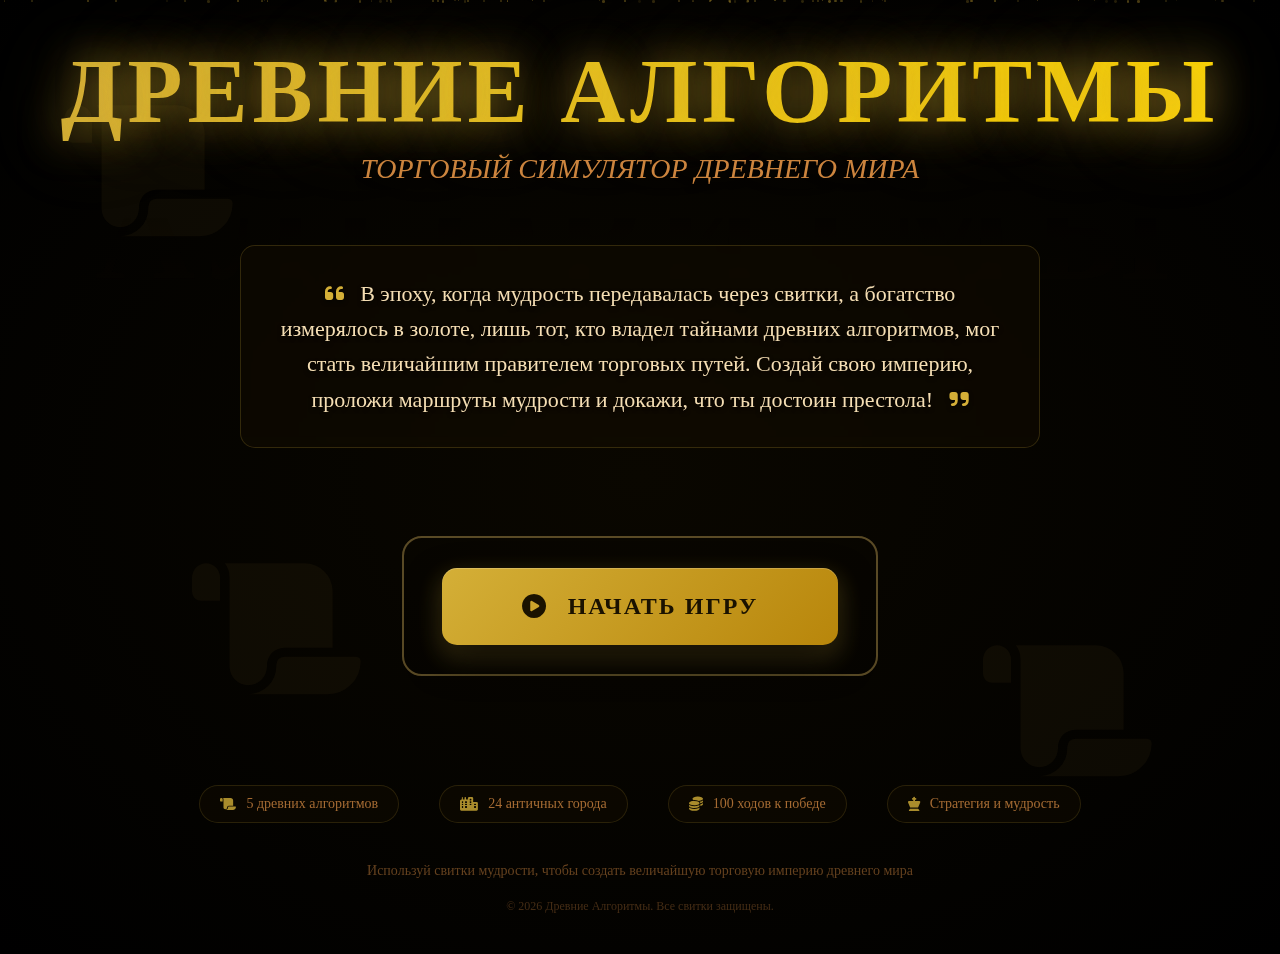
<file: index.html>
<!DOCTYPE html>
<html lang="ru">
<head>
    <meta charset="UTF-8">
    <meta name="viewport" content="width=device-width, initial-scale=1.0">
    <title>Древние Алгоритмы | Торговый Симулятор</title>
    <link rel="stylesheet" href="https://cdnjs.cloudflare.com/ajax/libs/font-awesome/6.4.0/css/all.min.css">
    <style>
        * {
            margin: 0;
            padding: 0;
            box-sizing: border-box;
        }

        @font-face {
            font-family: 'Cinzel';
            src: url('https://fonts.googleapis.com/css2?family=Cinzel:wght@400;700;900&display=swap');
        }

        :root {
            --color-bg: #0a0700;
            --color-primary: #d4af37;
            --color-secondary: #8b7355;
            --color-text: #f5deb3;
            --color-text-muted: #cd853f;
            --font-main: 'Cinzel', serif;
        }

        body {
            background: 
                radial-gradient(ellipse at center, #0a0700 0%, #000000 100%),
                url('data:image/svg+xml;utf8,<svg width="200" height="200" xmlns="http://www.w3.org/2000/svg"><defs><pattern id="stars" patternUnits="userSpaceOnUse" width="200" height="200"><rect width="200" height="200" fill="%230a0700"/><circle cx="50" cy="30" r="1" fill="%23d4af37" opacity="0.8"/><circle cx="120" cy="80" r="1.5" fill="%23d4af37" opacity="0.6"/><circle cx="180" cy="150" r="1" fill="%23d4af37" opacity="0.7"/><circle cx="30" cy="120" r="2" fill="%23d4af37" opacity="0.9"/></pattern></defs></svg>');
            color: var(--color-text);
            min-height: 100vh;
            font-family: var(--font-main);
            overflow: hidden;
            position: relative;
        }

        /* Фоновые элементы */
        .bg-elements {
            position: fixed;
            width: 100%;
            height: 100%;
            pointer-events: none;
            z-index: 1;
        }

        .scroll-floating {
            position: absolute;
            font-size: 150px;
            color: rgba(212, 175, 55, 0.05);
            animation: float 8s ease-in-out infinite;
        }

        .scroll-floating:nth-child(1) {
            top: 10%;
            left: 5%;
            animation-delay: 0s;
        }

        .scroll-floating:nth-child(2) {
            top: 70%;
            right: 10%;
            animation-delay: 2s;
        }

        .scroll-floating:nth-child(3) {
            bottom: 20%;
            left: 15%;
            animation-delay: 4s;
        }

        /* Контейнер */
        .container {
            position: relative;
            z-index: 2;
            max-width: 1200px;
            margin: 0 auto;
            padding: 40px 20px;
            min-height: 100vh;
            display: flex;
            flex-direction: column;
            justify-content: center;
            align-items: center;
        }

        /* Главный заголовок */
        .title-wrapper {
            text-align: center;
            margin-bottom: 60px;
            position: relative;
        }

        .title-shadow {
            font-size: 140px;
            font-weight: 900;
            background: linear-gradient(180deg, transparent 60%, rgba(212, 175, 55, 0.05) 100%);
            -webkit-background-clip: text;
            background-clip: text;
            color: transparent;
            position: absolute;
            top: -50px;
            left: 50%;
            transform: translateX(-50%);
            z-index: -1;
            opacity: 0.3;
            text-transform: uppercase;
            letter-spacing: 15px;
            animation: shadowPulse 6s ease-in-out infinite;
        }

        .main-title {
            font-size: 90px;
            background: linear-gradient(90deg, #d4af37, #ffd700, #b8860b, #d4af37);
            background-size: 300% 300%;
            -webkit-background-clip: text;
            background-clip: text;
            color: transparent;
            font-weight: 900;
            margin-bottom: 20px;
            text-shadow: 
                0 0 40px rgba(212, 175, 55, 0.6),
                0 0 80px rgba(212, 175, 55, 0.4),
                0 0 120px rgba(212, 175, 55, 0.2);
            animation: 
                titleGlow 4s ease-in-out infinite,
                gradientFlow 10s ease infinite;
            letter-spacing: 5px;
            position: relative;
            z-index: 1;
        }

        .subtitle {
            font-size: 28px;
            color: var(--color-text-muted);
            font-style: italic;
            margin-top: -10px;
            animation: fadeIn 2s ease-out 0.5s both;
            text-shadow: 0 2px 8px rgba(0, 0, 0, 0.8);
        }

        /* Контент */
        .content {
            text-align: center;
            max-width: 800px;
            margin: 0 auto 60px;
            animation: fadeInUp 1.5s ease-out 0.7s both;
        }

        .tagline {
            font-size: 22px;
            line-height: 1.6;
            margin-bottom: 40px;
            color: var(--color-text);
            text-shadow: 0 2px 4px rgba(0, 0, 0, 0.5);
            padding: 30px;
            background: rgba(26, 18, 0, 0.3);
            border-radius: 15px;
            border: 1px solid rgba(212, 175, 55, 0.2);
            backdrop-filter: blur(5px);
        }

        /* Кнопка старта */
        .start-container {
            animation: fadeInUp 1.5s ease-out 1s both;
            position: relative;
        }

        .start-btn {
            position: relative;
            padding: 25px 80px;
            background: linear-gradient(135deg, var(--color-primary), #b8860b);
            border: none;
            border-radius: 15px;
            color: #1a1200;
            font-family: var(--font-main);
            font-size: 24px;
            font-weight: 900;
            cursor: pointer;
            transition: all 0.4s cubic-bezier(0.4, 0, 0.2, 1);
            display: flex;
            align-items: center;
            justify-content: center;
            gap: 20px;
            margin: 20px auto;
            z-index: 2;
            overflow: hidden;
            box-shadow: 
                0 15px 35px rgba(0, 0, 0, 0.8),
                0 10px 25px rgba(212, 175, 55, 0.4),
                inset 0 1px 0 rgba(255, 255, 255, 0.2);
            text-transform: uppercase;
            letter-spacing: 2px;
        }

        .start-btn::before {
            content: '';
            position: absolute;
            top: 0;
            left: -100%;
            width: 100%;
            height: 100%;
            background: linear-gradient(90deg, transparent, rgba(255, 255, 255, 0.3), transparent);
            transition: 0.8s;
            z-index: -1;
        }

        .start-btn:hover {
            transform: translateY(-5px) scale(1.05);
            box-shadow: 
                0 25px 50px rgba(0, 0, 0, 1),
                0 15px 35px rgba(212, 175, 55, 0.6),
                0 0 50px rgba(212, 175, 55, 0.3),
                inset 0 1px 0 rgba(255, 255, 255, 0.3);
        }

        .start-btn:active {
            transform: translateY(-2px) scale(1.02);
        }

        .start-btn:hover::before {
            left: 100%;
        }

        .btn-glow {
            animation: pulseGlow 3s infinite;
        }

        /* Декоративные элементы кнопки */
        .btn-decoration {
            position: absolute;
            width: 120%;
            height: 120%;
            top: -10%;
            left: -10%;
            border: 2px solid var(--color-primary);
            border-radius: 20px;
            opacity: 0.3;
            animation: rotate 20s linear infinite;
            pointer-events: none;
        }

        .btn-decoration:nth-child(2) {
            border-color: var(--color-secondary);
            animation: rotateReverse 15s linear infinite;
        }

        /* Футер */
        .footer {
            margin-top: 80px;
            text-align: center;
            color: var(--color-text-muted);
            font-size: 16px;
            opacity: 0.8;
            animation: fadeIn 2s ease-out 1.5s both;
        }

        .features {
            display: flex;
            justify-content: center;
            gap: 40px;
            margin-top: 40px;
            flex-wrap: wrap;
        }

        .feature {
            display: flex;
            align-items: center;
            gap: 10px;
            font-size: 14px;
            padding: 10px 20px;
            background: rgba(26, 18, 0, 0.4);
            border-radius: 20px;
            border: 1px solid rgba(212, 175, 55, 0.2);
        }

        .feature i {
            color: var(--color-primary);
        }

        /* Анимации */
        @keyframes titleGlow {
            0%, 100% { 
                text-shadow: 
                    0 0 40px rgba(212, 175, 55, 0.6),
                    0 0 80px rgba(212, 175, 55, 0.4),
                    0 0 120px rgba(212, 175, 55, 0.2);
            }
            50% { 
                text-shadow: 
                    0 0 60px rgba(212, 175, 55, 0.8),
                    0 0 100px rgba(212, 175, 55, 0.6),
                    0 0 160px rgba(212, 175, 55, 0.3);
            }
        }

        @keyframes gradientFlow {
            0% { background-position: 0% 50%; }
            50% { background-position: 100% 50%; }
            100% { background-position: 0% 50%; }
        }

        @keyframes shadowPulse {
            0%, 100% { opacity: 0.3; transform: translateX(-50%) scale(1); }
            50% { opacity: 0.5; transform: translateX(-50%) scale(1.02); }
        }

        @keyframes float {
            0%, 100% { transform: translateY(0) rotate(0deg); }
            50% { transform: translateY(-30px) rotate(5deg); }
        }

        @keyframes pulseGlow {
            0%, 100% { 
                box-shadow: 
                    0 15px 35px rgba(0, 0, 0, 0.8),
                    0 10px 25px rgba(212, 175, 55, 0.4);
            }
            50% { 
                box-shadow: 
                    0 20px 40px rgba(0, 0, 0, 0.9),
                    0 15px 30px rgba(212, 175, 55, 0.6),
                    0 0 40px rgba(212, 175, 55, 0.2);
            }
        }

        @keyframes rotate {
            0% { transform: rotate(0deg); }
            100% { transform: rotate(360deg); }
        }

        @keyframes rotateReverse {
            0% { transform: rotate(0deg); }
            100% { transform: rotate(-360deg); }
        }

        @keyframes fadeInUp {
            from {
                opacity: 0;
                transform: translateY(50px);
            }
            to {
                opacity: 1;
                transform: translateY(0);
            }
        }

        @keyframes fadeIn {
            from { opacity: 0; }
            to { opacity: 1; }
        }

        /* Эффекты частиц */
        .particles {
            position: fixed;
            width: 100%;
            height: 100%;
            pointer-events: none;
            z-index: 0;
        }

        .particle {
            position: absolute;
            width: 3px;
            height: 3px;
            background: var(--color-primary);
            border-radius: 50%;
            animation: particleFloat 20s linear infinite;
        }

        @keyframes particleFloat {
            0% {
                transform: translateY(100vh) rotate(0deg);
                opacity: 0;
            }
            10% {
                opacity: 1;
            }
            90% {
                opacity: 1;
            }
            100% {
                transform: translateY(-100px) rotate(360deg);
                opacity: 0;
            }
        }

        /* Медиа-запросы */
        @media (max-width: 768px) {
            .title-shadow {
                font-size: 80px;
                letter-spacing: 8px;
            }
            
            .main-title {
                font-size: 60px;
            }
            
            .subtitle {
                font-size: 20px;
            }
            
            .tagline {
                font-size: 18px;
                padding: 20px;
            }
            
            .start-btn {
                padding: 20px 50px;
                font-size: 20px;
            }
            
            .features {
                gap: 20px;
            }
        }

        @media (max-width: 480px) {
            .title-shadow {
                font-size: 60px;
                letter-spacing: 5px;
            }
            
            .main-title {
                font-size: 48px;
            }
            
            .subtitle {
                font-size: 18px;
            }
            
            .start-btn {
                padding: 18px 40px;
                font-size: 18px;
            }
            
            .feature {
                font-size: 12px;
                padding: 8px 15px;
            }
        }
    </style>
</head>
<body>
    <!-- Фоновые элементы -->
    <div class="bg-elements">
        <div class="scroll-floating">
            <i class="fas fa-scroll"></i>
        </div>
        <div class="scroll-floating">
            <i class="fas fa-scroll"></i>
        </div>
        <div class="scroll-floating">
            <i class="fas fa-scroll"></i>
        </div>
    </div>
    
    <!-- Частицы -->
    <div class="particles" id="particles"></div>
    
    <!-- Основной контент -->
    <div class="container">
        <!-- Заголовок -->
        <div class="title-wrapper">
            <div class="title-shadow">ДРЕВНИЕ АЛГОРИТМЫ</div>
            <h1 class="main-title">ДРЕВНИЕ АЛГОРИТМЫ</h1>
            <p class="subtitle">ТОРГОВЫЙ СИМУЛЯТОР ДРЕВНЕГО МИРА</p>
        </div>
        
        <!-- Контент -->
        <div class="content">
            <div class="tagline">
                <i class="fas fa-quote-left" style="color: var(--color-primary); margin-right: 10px;"></i>
                В эпоху, когда мудрость передавалась через свитки, а богатство измерялось в золоте, 
                лишь тот, кто владел тайнами древних алгоритмов, мог стать величайшим правителем торговых путей. 
                Создай свою империю, проложи маршруты мудрости и докажи, что ты достоин престола!
                <i class="fas fa-quote-right" style="color: var(--color-primary); margin-left: 10px;"></i>
            </div>
        </div>
        
        <!-- Кнопка старта -->
        <div class="start-container">
            <div class="btn-decoration"></div>
            <div class="btn-decoration"></div>
            <button class="start-btn btn-glow" id="startBtn">
                <i class="fas fa-play-circle"></i>
                <span>НАЧАТЬ ИГРУ</span>
            </button>
        </div>
        
        <!-- Футер -->
        <div class="footer">
            <div class="features">
                <div class="feature">
                    <i class="fas fa-scroll"></i>
                    <span>5 древних алгоритмов</span>
                </div>
                <div class="feature">
                    <i class="fas fa-city"></i>
                    <span>24 античных города</span>
                </div>
                <div class="feature">
                    <i class="fas fa-coins"></i>
                    <span>100 ходов к победе</span>
                </div>
                <div class="feature">
                    <i class="fas fa-chess-king"></i>
                    <span>Стратегия и мудрость</span>
                </div>
            </div>
            <p style="margin-top: 40px; font-size: 14px; opacity: 0.6;">
                Используй свитки мудрости, чтобы создать величайшую торговую империю древнего мира
            </p>
            <p style="margin-top: 20px; font-size: 12px; opacity: 0.4;">
                © 2026 Древние Алгоритмы. Все свитки защищены.
            </p>
        </div>
    </div>
    
    <script>
        // Создание частиц
        function createParticles() {
            const particlesContainer = document.getElementById('particles');
            const particleCount = 80;
            
            for (let i = 0; i < particleCount; i++) {
                const particle = document.createElement('div');
                particle.className = 'particle';
                
                // Случайные параметры
                const size = Math.random() * 2 + 1;
                const posX = Math.random() * 100;
                const delay = Math.random() * 20;
                const duration = 15 + Math.random() * 10;
                const opacity = Math.random() * 0.3 + 0.1;
                
                particle.style.width = `${size}px`;
                particle.style.height = `${size}px`;
                particle.style.left = `${posX}%`;
                particle.style.animationDelay = `${delay}s`;
                particle.style.animationDuration = `${duration}s`;
                particle.style.opacity = opacity;
                
                particlesContainer.appendChild(particle);
            }
        }
        
        // Эффект параллакса для свитков
        function createParallax() {
            document.addEventListener('mousemove', (e) => {
                const x = e.clientX / window.innerWidth;
                const y = e.clientY / window.innerHeight;
                
                const scrolls = document.querySelectorAll('.scroll-floating');
                scrolls.forEach((scroll, index) => {
                    const speed = (index + 1) * 0.5;
                    const moveX = (x - 0.5) * speed * 40;
                    const moveY = (y - 0.5) * speed * 40;
                    
                    scroll.style.transform = `translate(${moveX}px, ${moveY}px) rotate(${moveX * 0.1}deg)`;
                });
            });
        }
        
        // Обработка кнопки старта
        document.getElementById('startBtn').addEventListener('click', function() {
            const btn = this;
            
            // Сохраняем оригинальный текст
            const originalHTML = btn.innerHTML;
            
            // Эффект нажатия
            btn.innerHTML = '<i class="fas fa-spinner fa-spin"></i> <span>ОТКРЫВАЕМ СВИТКИ...</span>';
            btn.disabled = true;
            btn.classList.remove('btn-glow');
            
            // Анимация перехода
            document.querySelectorAll('.container > *').forEach(el => {
                el.style.transition = 'all 0.8s cubic-bezier(0.4, 0, 0.2, 1)';
                el.style.opacity = '0';
                el.style.transform = 'translateY(30px)';
            });
            
            // Звуковой эффект (имитация)
            const audioContext = new (window.AudioContext || window.webkitAudioContext)();
            
            // Создаём эффект перехода
            setTimeout(() => {
                const transitionOverlay = document.createElement('div');
                transitionOverlay.innerHTML = `
                    <div style="
                        position: fixed;
                        top: 0;
                        left: 0;
                        width: 100%;
                        height: 100%;
                        background: linear-gradient(135deg, #0a0700, #000000);
                        display: flex;
                        flex-direction: column;
                        align-items: center;
                        justify-content: center;
                        z-index: 9999;
                        color: #d4af37;
                        font-family: 'Cinzel', serif;
                        text-align: center;
                        padding: 20px;
                    ">
                        <div style="font-size: 60px; margin-bottom: 30px; animation: pulse 1.5s infinite;">
                            <i class="fas fa-scroll"></i>
                        </div>
                        <h1 style="font-size: 42px; margin-bottom: 20px; text-shadow: 0 0 20px rgba(212, 175, 55, 0.7);">
                            ПУТЕШЕСТВИЕ НАЧИНАЕТСЯ
                        </h1>
                        <p style="font-size: 24px; margin-bottom: 40px; color: #f5deb3;">
                            Готовься стать правителем древнего мира...
                        </p>
                        <div style="
                            width: 60px;
                            height: 60px;
                            border: 3px solid #d4af37;
                            border-radius: 50%;
                            border-top-color: transparent;
                            animation: spin 1.2s linear infinite;
                        "></div>
                    </div>
                `;
                document.body.appendChild(transitionOverlay);
                
                // Добавляем стили для анимации
                const style = document.createElement('style');
                style.textContent = `
                    @keyframes pulse {
                        0%, 100% { transform: scale(1); opacity: 1; }
                        50% { transform: scale(1.1); opacity: 0.8; }
                    }
                    @keyframes spin {
                        0% { transform: rotate(0deg); }
                        100% { transform: rotate(360deg); }
                    }
                `;
                document.head.appendChild(style);
                
                // Переход к игре
                setTimeout(() => {
                    // В реальном проекте здесь будет переход к игровому интерфейсу
                   window.location.href = 'Antic_Traider/index.html';
                    
                    
                    // Очищаем эффекты
                    document.body.removeChild(transitionOverlay);
                    document.head.removeChild(style);
                    
                    // Возвращаем кнопку в исходное состояние
                    btn.innerHTML = originalHTML;
                    btn.disabled = false;
                    btn.classList.add('btn-glow');
                    
                    // Возвращаем видимость контента
                    document.querySelectorAll('.container > *').forEach(el => {
                        el.style.opacity = '1';
                        el.style.transform = 'translateY(0)';
                    });
                }, 2500);
                
            }, 800);
        });
        
        // Эффект свечения при наведении на заголовок
        document.querySelector('.main-title').addEventListener('mouseenter', function() {
            this.style.animation = 'titleGlow 1s ease-in-out, gradientFlow 10s ease infinite';
        });
        
        document.querySelector('.main-title').addEventListener('mouseleave', function() {
            setTimeout(() => {
                this.style.animation = 'titleGlow 4s ease-in-out infinite, gradientFlow 10s ease infinite';
            }, 1000);
        });
        
        // Инициализация
        document.addEventListener('DOMContentLoaded', () => {
            createParticles();
            createParallax();
            
            // Запускаем анимацию заголовка после загрузки
            setTimeout(() => {
                const title = document.querySelector('.main-title');
                title.style.animation = 'titleGlow 4s ease-in-out infinite, gradientFlow 10s ease infinite';
            }, 500);
            
            // Добавляем случайные вспышки частиц
            setInterval(() => {
                const particles = document.querySelectorAll('.particle');
                const randomParticle = particles[Math.floor(Math.random() * particles.length)];
                
                if (randomParticle) {
                    randomParticle.style.boxShadow = '0 0 10px 2px rgba(212, 175, 55, 0.8)';
                    setTimeout(() => {
                        randomParticle.style.boxShadow = 'none';
                    }, 300);
                }
            }, 1000);
        });
        
        // Эффект параллакса при скролле
        window.addEventListener('scroll', () => {
            const scrolled = window.pageYOffset;
            const rate = scrolled * -0.5;
            
            document.querySelector('.title-wrapper').style.transform = `translateY(${rate * 0.5}px)`;
            document.querySelector('.content').style.transform = `translateY(${rate * 0.3}px)`;
            document.querySelector('.start-container').style.transform = `translateY(${rate * 0.2}px)`;
        });
    </script>
</body>
</html>
</file>
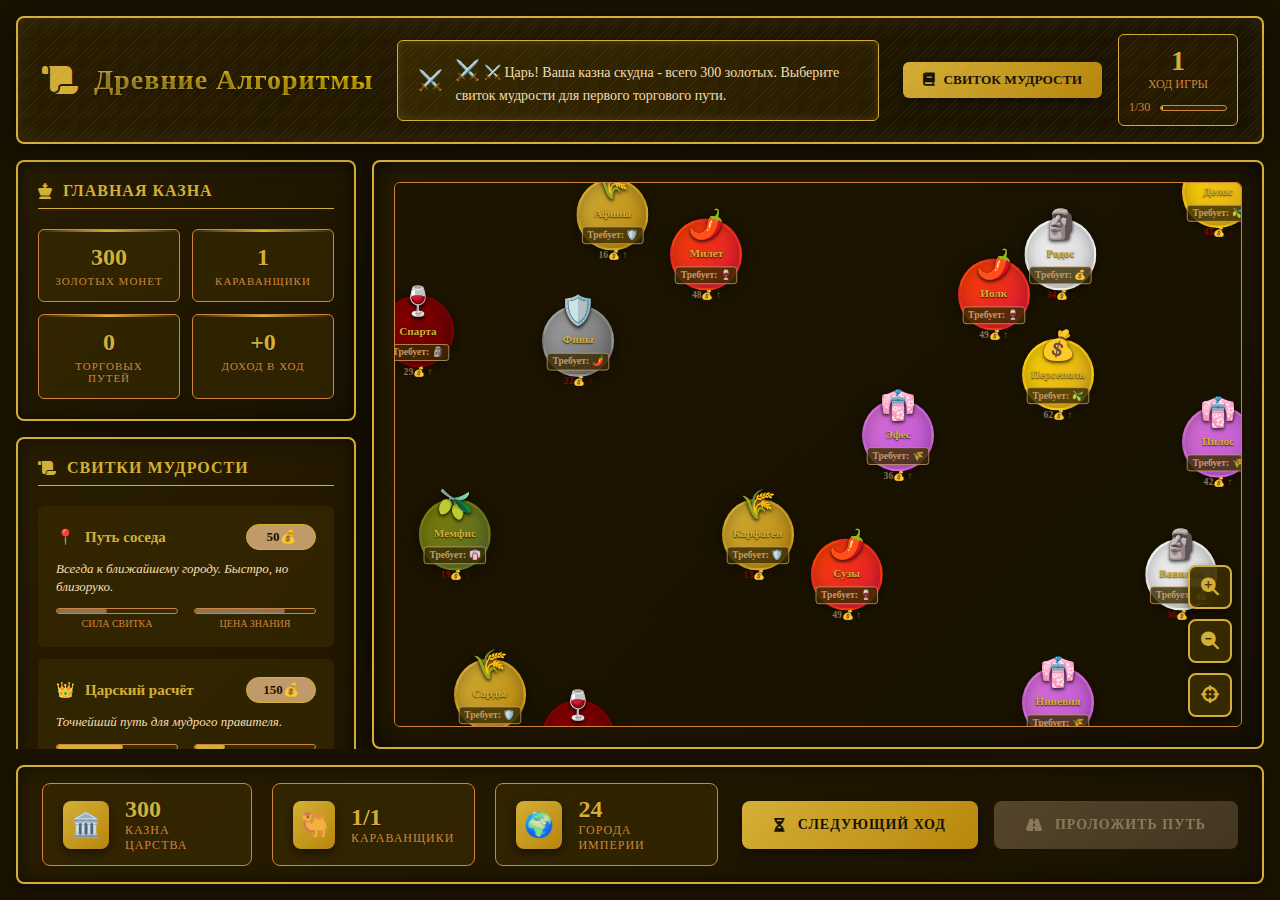
<file: Antic_Traider/index.html>
<!DOCTYPE html>
<html lang="ru">
<head>
    <meta charset="UTF-8">
    <meta name="viewport" content="width=device-width, initial-scale=1.0">
    <title>Древние Алгоритмы | Торговый Симулятор</title>
    <link rel="stylesheet" href="https://cdnjs.cloudflare.com/ajax/libs/font-awesome/6.4.0/css/all.min.css">
    <style>
        * {
            margin: 0;
            padding: 0;
            box-sizing: border-box;
        }

        @font-face {
            font-family: 'Ancient';
            src: url('https://fonts.googleapis.com/css2?family=Cinzel:wght@400;700&display=swap');
        }

        :root {
            --color-bg: #1a1200;
            --color-surface: #2a1e00;
            --color-card: #3a2c00;
            --color-primary: #d4af37;
            --color-success: #8b7355;
            --color-warning: #c19a6b;
            --color-danger: #8b0000;
            --color-info: #b8860b;
            --color-text: #f5deb3;
            --color-text-muted: #cd853f;
            --border-radius: 8px;
            --font-main: 'Cinzel', serif;
        }

        body {
            background: 
                radial-gradient(ellipse at center, #0f0a00 0%, #1a1200 70%),
                url('data:image/svg+xml;utf8,<svg width="100" height="100" xmlns="http://www.w3.org/2000/svg"><defs><pattern id="parchment" patternUnits="userSpaceOnUse" width="100" height="100"><rect width="100" height="100" fill="%231a1200"/><path d="M0,50 Q25,40 50,50 T100,50" stroke="%233a2c00" stroke-width="1" fill="none" opacity="0.2"/><path d="M50,0 Q40,25 50,50 T50,100" stroke="%233a2c00" stroke-width="1" fill="none" opacity="0.2"/></pattern></defs></svg>');
            color: var(--color-text);
            min-height: 100vh;
            overflow: hidden;
            padding: 16px;
            font-family: var(--font-main);
        }

        .game-container {
            max-width: 1400px;
            height: calc(100vh - 32px);
            margin: 0 auto;
            display: grid;
            grid-template-rows: auto 1fr auto;
            gap: 16px;
        }

        /* Верхняя панель */
        .header {
            background: 
                linear-gradient(135deg, rgba(42, 30, 0, 0.9), rgba(26, 18, 0, 0.9)),
                url('data:image/svg+xml;utf8,<svg width="100" height="100" xmlns="http://www.w3.org/2000/svg"><defs><pattern id="stone" patternUnits="userSpaceOnUse" width="100" height="100"><rect width="100" height="100" fill="%232a1e00"/><path d="M0,20 L100,20 M0,40 L100,40 M0,60 L100,60 M0,80 L100,80" stroke="%233a2c00" stroke-width="2"/></pattern></defs></svg>');
            border-radius: var(--border-radius);
            padding: 16px 24px;
            border: 2px solid var(--color-primary);
            box-shadow: 
                0 4px 20px rgba(0, 0, 0, 0.5),
                inset 0 0 20px rgba(212, 175, 55, 0.1);
            display: grid;
            grid-template-columns: auto 1fr auto;
            gap: 24px;
            align-items: center;
            position: relative;
            overflow: hidden;
        }

        .header::before {
            content: '';
            position: absolute;
            top: 0;
            left: 0;
            right: 0;
            bottom: 0;
            background: url('data:image/svg+xml;utf8,<svg width="100" height="100" xmlns="http://www.w3.org/2000/svg"><defs><pattern id="crack" patternUnits="userSpaceOnUse" width="20" height="20"><path d="M0,20 L20,0 M5,20 L20,5 M10,20 L20,10" stroke="%238b7355" stroke-width="0.5" opacity="0.3"/></pattern></defs><rect width="100%" height="100%" fill="url(%23crack)"/></svg>');
            pointer-events: none;
        }

        .game-title {
            display: flex;
            align-items: center;
            gap: 16px;
        }

        .game-title h1 {
            font-size: 28px;
            background: linear-gradient(90deg, var(--color-primary), #ffd700);
            -webkit-background-clip: text;
            -webkit-text-fill-color: transparent;
            font-weight: 700;
            text-shadow: 0 2px 4px rgba(0, 0, 0, 0.5);
            letter-spacing: 1px;
        }

        .hint-area {
            min-height: 60px;
            display: flex;
            align-items: center;
        }

        .hint-card {
            background: 
                linear-gradient(135deg, rgba(58, 44, 0, 0.8), rgba(42, 30, 0, 0.8)),
                url('data:image/svg+xml;utf8,<svg width="100" height="100" xmlns="http://www.w3.org/2000/svg"><defs><pattern id="papyrus" patternUnits="userSpaceOnUse" width="100" height="100"><rect width="100" height="100" fill="%233a2c00"/><path d="M0,10 Q25,0 50,10 T100,10" stroke="%235a4a00" stroke-width="1" fill="none" opacity="0.1"/></pattern></defs></svg>');
            border: 1px solid var(--color-primary);
            padding: 14px 20px;
            border-radius: 6px;
            animation: slideIn 0.4s cubic-bezier(0.175, 0.885, 0.32, 1.275);
            width: 100%;
            box-shadow: inset 0 0 10px rgba(212, 175, 55, 0.2);
        }

        @keyframes slideIn {
            from { 
                transform: translateX(-20px); 
                opacity: 0; 
            }
            to { 
                transform: translateX(0); 
                opacity: 1; 
            }
        }

        .hint-content {
            display: flex;
            align-items: center;
            gap: 12px;
            font-size: 14px;
            line-height: 1.5;
        }

        .hint-icon {
            font-size: 20px;
            animation: pulse 2s infinite;
            color: var(--color-primary);
        }

        @keyframes pulse {
            0%, 100% { opacity: 1; }
            50% { opacity: 0.7; }
        }

        .header-controls {
            display: flex;
            gap: 16px;
            align-items: center;
        }

        .tutorial-btn {
            background: linear-gradient(135deg, var(--color-primary), #b8860b);
            color: #1a1200;
            border: none;
            padding: 10px 20px;
            border-radius: 6px;
            font-weight: 700;
            cursor: pointer;
            transition: all 0.3s ease;
            display: flex;
            align-items: center;
            gap: 8px;
            font-family: var(--font-main);
            box-shadow: 0 4px 8px rgba(0, 0, 0, 0.3);
        }

        .tutorial-btn:hover {
            transform: translateY(-2px);
            box-shadow: 0 6px 12px rgba(212, 175, 55, 0.4);
        }

        .turn-display {
            text-align: center;
            min-width: 120px;
            background: rgba(42, 30, 0, 0.7);
            padding: 10px;
            border-radius: 6px;
            border: 1px solid var(--color-primary);
        }

        .turn-progress {
            display: flex;
            align-items: center;
            gap: 10px;
            margin-top: 8px;
        }

        .progress-bar {
            flex: 1;
            height: 6px;
            background: rgba(58, 44, 0, 0.5);
            border-radius: 3px;
            overflow: hidden;
            border: 1px solid var(--color-text-muted);
        }

        .progress-fill {
            height: 100%;
            background: linear-gradient(90deg, var(--color-primary), #ffd700);
            border-radius: 3px;
            transition: width 0.5s ease;
        }

        /* Основная область */
        .main-area {
            display: grid;
            grid-template-columns: 340px 1fr;
            gap: 16px;
            height: 100%;
            overflow: hidden;
        }

        /* Левая панель */
        .left-panel {
            display: flex;
            flex-direction: column;
            gap: 16px;
            overflow-y: auto;
        }

        .stats-section {
            background: 
                linear-gradient(135deg, rgba(42, 30, 0, 0.9), rgba(26, 18, 0, 0.9)),
                url('data:image/svg+xml;utf8,<svg width="100" height="100" xmlns="http://www.w3.org/2000/svg"><defs><pattern id="wood" patternUnits="userSpaceOnUse" width="100" height="100"><rect width="100" height="100" fill="%232a1e00"/><path d="M0,0 L100,100 M0,100 L100,0" stroke="%233a2c00" stroke-width="1" opacity="0.2"/></pattern></defs></svg>');
            border-radius: var(--border-radius);
            padding: 20px;
            border: 2px solid var(--color-primary);
            box-shadow: 
                inset 0 0 20px rgba(0, 0, 0, 0.5),
                0 4px 12px rgba(0, 0, 0, 0.3);
        }

        .section-title {
            font-size: 16px;
            font-weight: 700;
            color: var(--color-primary);
            display: flex;
            align-items: center;
            gap: 10px;
            margin-bottom: 20px;
            text-transform: uppercase;
            letter-spacing: 1px;
            border-bottom: 1px solid var(--color-primary);
            padding-bottom: 8px;
        }

        .stats-grid {
            display: grid;
            grid-template-columns: repeat(2, 1fr);
            gap: 12px;
        }

        .stat-card {
            background: rgba(58, 44, 0, 0.6);
            border-radius: 6px;
            padding: 14px;
            text-align: center;
            border: 1px solid var(--color-text-muted);
            transition: all 0.3s ease;
            position: relative;
            overflow: hidden;
        }

        .stat-card::before {
            content: '';
            position: absolute;
            top: 0;
            left: 0;
            right: 0;
            height: 2px;
            background: linear-gradient(90deg, transparent, var(--color-primary), transparent);
        }

        .stat-card:hover {
            border-color: var(--color-primary);
            transform: translateY(-2px);
            box-shadow: 0 4px 12px rgba(212, 175, 55, 0.2);
        }

        .stat-value {
            font-size: 24px;
            font-weight: 700;
            margin-bottom: 4px;
            color: var(--color-primary);
            text-shadow: 0 1px 2px rgba(0, 0, 0, 0.5);
        }

        .stat-label {
            font-size: 11px;
            color: var(--color-text-muted);
            text-transform: uppercase;
            letter-spacing: 1px;
        }

        .algorithms-section {
            background: 
                linear-gradient(135deg, rgba(42, 30, 0, 0.9), rgba(26, 18, 0, 0.9)),
                url('data:image/svg+xml;utf8,<svg width="100" height="100" xmlns="http://www.w3.org/2000/svg"><defs><pattern id="scroll" patternUnits="userSpaceOnUse" width="100" height="100"><rect width="100" height="100" fill="%232a1e00"/><ellipse cx="50" cy="50" rx="40" ry="45" stroke="%233a2c00" stroke-width="2" fill="none" opacity="0.3"/></pattern></defs></svg>');
            border-radius: var(--border-radius);
            padding: 20px;
            border: 2px solid var(--color-primary);
            box-shadow: 
                inset 0 0 20px rgba(0, 0, 0, 0.5),
                0 4px 12px rgba(0, 0, 0, 0.3);
            flex: 1;
        }

        .algorithms-list {
            display: flex;
            flex-direction: column;
            gap: 12px;
        }

        .algorithm-card {
            background: rgba(58, 44, 0, 0.6);
            border-radius: 6px;
            padding: 16px;
            border: 2px solid transparent;
            cursor: pointer;
            transition: all 0.3s cubic-bezier(0.4, 0, 0.2, 1);
            position: relative;
            overflow: hidden;
        }

        .algorithm-card::before {
            content: '';
            position: absolute;
            top: 0;
            left: 0;
            right: 0;
            bottom: 0;
            background: url('data:image/svg+xml;utf8,<svg width="100" height="100" xmlns="http://www.w3.org/2000/svg"><defs><pattern id="wax" patternUnits="userSpaceOnUse" width="20" height="20"><circle cx="10" cy="10" r="2" fill="%238b7355" opacity="0.1"/></pattern></defs></svg>');
            pointer-events: none;
        }

        .algorithm-card:hover {
            transform: translateY(-3px);
            box-shadow: 0 8px 25px rgba(0, 0, 0, 0.5);
            border-color: var(--color-primary);
        }

        .algorithm-card.selected {
            border-color: var(--color-success);
            background: linear-gradient(
                135deg,
                rgba(139, 115, 85, 0.3),
                rgba(58, 44, 0, 0.6)
            );
            animation: selectedGlow 2s infinite;
        }

        @keyframes selectedGlow {
            0%, 100% { 
                box-shadow: 0 0 0 0 rgba(139, 115, 85, 0.4),
                          0 8px 25px rgba(0, 0, 0, 0.5); 
            }
            50% { 
                box-shadow: 0 0 0 4px rgba(139, 115, 85, 0.2),
                          0 8px 25px rgba(0, 0, 0, 0.5); 
            }
        }

        .algorithm-header {
            display: flex;
            justify-content: space-between;
            align-items: center;
            margin-bottom: 10px;
            position: relative;
            z-index: 1;
        }

        .algorithm-name {
            font-weight: 600;
            font-size: 15px;
            display: flex;
            align-items: center;
            gap: 10px;
            color: var(--color-primary);
        }

        .algorithm-cost {
            background: var(--color-warning);
            color: #1a1200;
            padding: 4px 12px;
            border-radius: 20px;
            font-size: 13px;
            font-weight: bold;
            min-width: 70px;
            text-align: center;
            border: 1px solid var(--color-primary);
        }

        .algorithm-desc {
            font-size: 13px;
            color: var(--color-text);
            margin-bottom: 12px;
            line-height: 1.4;
            position: relative;
            z-index: 1;
            font-style: italic;
        }

        .algorithm-stats {
            display: flex;
            gap: 16px;
            position: relative;
            z-index: 1;
        }

        .algorithm-stat {
            display: flex;
            flex-direction: column;
            align-items: center;
            flex: 1;
        }

        .stat-bar {
            width: 100%;
            height: 6px;
            background: rgba(58, 44, 0, 0.8);
            border-radius: 3px;
            margin-bottom: 4px;
            overflow: hidden;
            border: 1px solid var(--color-text-muted);
        }

        .stat-fill {
            height: 100%;
            border-radius: 3px;
            transition: width 0.5s ease;
        }

        .stat-label-small {
            font-size: 10px;
            color: var(--color-text-muted);
            text-transform: uppercase;
        }

        /* Карта */
        .map-section {
            background: 
                linear-gradient(135deg, rgba(42, 30, 0, 0.9), rgba(26, 18, 0, 0.9)),
                url('data:image/svg+xml;utf8,<svg width="200" height="200" xmlns="http://www.w3.org/2000/svg"><defs><pattern id="ancientMap" patternUnits="userSpaceOnUse" width="200" height="200"><rect width="200" height="200" fill="%232a1e00"/><path d="M20,20 L180,20 M20,40 L180,40 M20,60 L180,60 M20,80 L180,80 M20,100 L180,100 M20,120 L180,120 M20,140 L180,140 M20,160 L180,160 M20,180 L180,180 M40,20 L40,180 M60,20 L60,180 M80,20 L80,180 M100,20 L100,180 M120,20 L120,180 M140,20 L140,180 M160,20 L160,180" stroke="%233a2c00" stroke-width="1" opacity="0.2"/></pattern></defs></svg>');
            border-radius: var(--border-radius);
            padding: 20px;
            border: 2px solid var(--color-primary);
            box-shadow: 
                inset 0 0 30px rgba(0, 0, 0, 0.7),
                0 4px 20px rgba(0, 0, 0, 0.5);
            position: relative;
            overflow: hidden;
        }

        .map-controls {
            position: absolute;
            bottom: 30px;
            right: 30px;
            display: flex;
            flex-direction: column;
            gap: 10px;
            z-index: 100;
        }

        .map-control-btn {
            width: 44px;
            height: 44px;
            border-radius: 8px;
            background: rgba(58, 44, 0, 0.9);
            border: 2px solid var(--color-primary);
            color: var(--color-primary);
            display: flex;
            align-items: center;
            justify-content: center;
            cursor: pointer;
            transition: all 0.3s ease;
            font-size: 18px;
            box-shadow: 0 4px 8px rgba(0, 0, 0, 0.5);
        }

        .map-control-btn:hover {
            background: var(--color-primary);
            color: #1a1200;
            transform: scale(1.1);
        }

        .map-container-wrapper {
            width: 100%;
            height: 100%;
            position: relative;
            overflow: hidden;
            border-radius: 6px;
            cursor: grab;
            border: 1px solid var(--color-text-muted);
        }

        .map-container-wrapper:active {
            cursor: grabbing;
        }

        #gameMap {
            width: 1600px;
            height: 1200px;
            background: rgba(26, 18, 0, 0.7);
            position: relative;
            transform-origin: 0 0;
            transition: transform 0.1s ease;
        }

        /* Города */
        .city {
            position: absolute;
            width: 90px;
            height: 90px;
            border-radius: 50%;
            display: flex;
            flex-direction: column;
            align-items: center;
            justify-content: center;
            transform: translate(-50%, -50%);
            transition: all 0.3s ease;
            cursor: pointer;
            z-index: 10;
            border: 3px solid transparent;
            box-shadow: 
                0 4px 20px rgba(0, 0, 0, 0.5),
                inset 0 0 20px rgba(0, 0, 0, 0.3);
        }

        .city:hover {
            transform: translate(-50%, -50%) scale(1.2);
            z-index: 20;
        }

        .city.selected {
            border-color: var(--color-success);
            animation: cityPulse 1.5s infinite;
        }

        @keyframes cityPulse {
            0% { 
                box-shadow: 
                    0 0 0 0 rgba(139, 115, 85, 0.7),
                    0 4px 20px rgba(0, 0, 0, 0.5); 
            }
            70% { 
                box-shadow: 
                    0 0 0 15px rgba(139, 115, 85, 0),
                    0 4px 20px rgba(0, 0, 0, 0.5); 
            }
            100% { 
                box-shadow: 
                    0 0 0 0 rgba(139, 115, 85, 0),
                    0 4px 20px rgba(0, 0, 0, 0.5); 
            }
        }

        .city-icon {
            font-size: 36px;
            margin-bottom: 8px;
            text-shadow: 0 2px 4px rgba(0, 0, 0, 0.5);
            filter: drop-shadow(0 2px 2px rgba(0, 0, 0, 0.5));
        }

        .city-name {
            font-size: 14px;
            font-weight: 700;
            margin-bottom: 4px;
            text-align: center;
            color: var(--color-primary);
            text-shadow: 0 1px 2px rgba(0, 0, 0, 0.8);
        }

        .city-info {
            font-size: 12px;
            text-align: center;
            line-height: 1.3;
        }

        .city-demand {
            color: var(--color-warning);
            font-weight: 600;
            background: rgba(58, 44, 0, 0.8);
            padding: 2px 6px;
            border-radius: 4px;
            margin: 4px 0;
            border: 1px solid var(--color-warning);
            display: inline-block;
        }

        .city-value {
            font-weight: 700;
            margin-top: 2px;
        }

        /* Торговые пути */
        .trade-route {
            position: absolute;
            height: 4px;
            background: linear-gradient(90deg, var(--color-primary), transparent);
            border-radius: 2px;
            transform-origin: 0 0;
            z-index: 5;
            pointer-events: none;
            box-shadow: 0 0 10px rgba(212, 175, 55, 0.3);
        }

        .trade-route.active {
            background: linear-gradient(90deg, var(--color-success), var(--color-primary));
            box-shadow: 0 0 15px rgba(212, 175, 55, 0.5);
        }

        .merchant {
            position: absolute;
            width: 40px;
            height: 40px;
            border-radius: 50%;
            background: linear-gradient(135deg, var(--color-warning), #8b7355);
            display: flex;
            align-items: center;
            justify-content: center;
            font-size: 20px;
            transform: translate(-50%, -50%);
            z-index: 20;
            transition: left 0.5s ease, top 0.5s ease;
            box-shadow: 
                0 4px 15px rgba(0, 0, 0, 0.5),
                inset 0 0 10px rgba(255, 255, 255, 0.2);
            border: 2px solid var(--color-primary);
        }

        /* Нижняя панель */
        .footer {
            background: 
                linear-gradient(135deg, rgba(42, 30, 0, 0.9), rgba(26, 18, 0, 0.9)),
                url('data:image/svg+xml;utf8,<svg width="100" height="100" xmlns="http://www.w3.org/2000/svg"><defs><pattern id="marble" patternUnits="userSpaceOnUse" width="100" height="100"><rect width="100" height="100" fill="%232a1e00"/><path d="M0,0 Q25,15 50,0 T100,0" stroke="%233a2c00" stroke-width="2" fill="none" opacity="0.3"/></pattern></defs></svg>');
            border-radius: var(--border-radius);
            padding: 16px 24px;
            border: 2px solid var(--color-primary);
            display: grid;
            grid-template-columns: 1fr auto;
            gap: 24px;
            align-items: center;
            box-shadow: 
                inset 0 0 20px rgba(0, 0, 0, 0.5),
                0 4px 12px rgba(0, 0, 0, 0.3);
        }

        .resource-display {
            display: flex;
            gap: 20px;
        }

        .resource-item {
            display: flex;
            align-items: center;
            gap: 16px;
            background: rgba(58, 44, 0, 0.6);
            padding: 12px 20px;
            border-radius: 8px;
            border: 1px solid var(--color-text-muted);
            min-width: 180px;
        }

        .resource-icon {
            width: 48px;
            height: 48px;
            border-radius: 8px;
            background: linear-gradient(135deg, var(--color-primary), #b8860b);
            display: flex;
            align-items: center;
            justify-content: center;
            font-size: 24px;
            box-shadow: 0 4px 8px rgba(0, 0, 0, 0.5);
        }

        .resource-info {
            display: flex;
            flex-direction: column;
        }

        .resource-value {
            font-size: 24px;
            font-weight: 700;
            color: var(--color-primary);
            text-shadow: 0 1px 2px rgba(0, 0, 0, 0.5);
        }

        .resource-label {
            font-size: 12px;
            color: var(--color-text-muted);
            text-transform: uppercase;
            letter-spacing: 1px;
        }

        .action-buttons {
            display: flex;
            gap: 16px;
        }

        .action-btn {
            padding: 16px 32px;
            border-radius: 8px;
            border: none;
            font-weight: 700;
            font-size: 14px;
            cursor: pointer;
            transition: all 0.3s cubic-bezier(0.4, 0, 0.2, 1);
            display: flex;
            align-items: center;
            gap: 12px;
            min-width: 180px;
            justify-content: center;
            font-family: var(--font-main);
            text-transform: uppercase;
            letter-spacing: 1px;
            box-shadow: 0 4px 12px rgba(0, 0, 0, 0.5);
        }

        .action-btn.primary {
            background: linear-gradient(135deg, var(--color-primary), #b8860b);
            color: #1a1200;
        }

        .action-btn.primary:hover:not(:disabled) {
            transform: translateY(-3px);
            box-shadow: 0 10px 25px rgba(212, 175, 55, 0.5);
        }

        .action-btn.success {
            background: linear-gradient(135deg, var(--color-success), #6b5c43);
            color: var(--color-text);
        }

        .action-btn.success:hover:not(:disabled) {
            transform: translateY(-3px);
            box-shadow: 0 10px 25px rgba(139, 115, 85, 0.5);
        }

        .action-btn.danger {
            background: linear-gradient(135deg, var(--color-danger), #660000);
            color: var(--color-text);
        }

        .action-btn:disabled {
            opacity: 0.5;
            cursor: not-allowed;
            transform: none !important;
            box-shadow: none !important;
        }

        /* Модальные окна */
        .modal {
            position: fixed;
            top: 0;
            left: 0;
            right: 0;
            bottom: 0;
            background: rgba(10, 7, 0, 0.9);
            display: flex;
            align-items: center;
            justify-content: center;
            z-index: 1000;
            opacity: 0;
            pointer-events: none;
            transition: opacity 0.3s ease;
            backdrop-filter: blur(5px);
        }

        .modal.active {
            opacity: 1;
            pointer-events: all;
        }

        .modal-content {
            background: 
                linear-gradient(135deg, rgba(42, 30, 0, 0.95), rgba(26, 18, 0, 0.95)),
                url('data:image/svg+xml;utf8,<svg width="200" height="200" xmlns="http://www.w3.org/2000/svg"><defs><pattern id="modalPapyrus" patternUnits="userSpaceOnUse" width="200" height="200"><rect width="200" height="200" fill="%232a1e00"/><path d="M0,100 Q50,80 100,100 T200,100" stroke="%238b7355" stroke-width="1" fill="none" opacity="0.1"/></pattern></defs></svg>');
            border-radius: 12px;
            padding: 40px;
            max-width: 800px;
            width: 90%;
            max-height: 90vh;
            overflow-y: auto;
            border: 3px solid var(--color-primary);
            box-shadow: 
                0 20px 60px rgba(0, 0, 0, 0.8),
                inset 0 0 30px rgba(212, 175, 55, 0.1);
            position: relative;
        }

        .modal-close {
            position: absolute;
            top: 20px;
            right: 20px;
            background: none;
            border: none;
            color: var(--color-primary);
            font-size: 24px;
            cursor: pointer;
            transition: all 0.3s ease;
            width: 40px;
            height: 40px;
            display: flex;
            align-items: center;
            justify-content: center;
            border-radius: 50%;
        }

        .modal-close:hover {
            background: var(--color-primary);
            color: #1a1200;
            transform: rotate(90deg);
        }

        .modal-title {
            font-size: 32px;
            color: var(--color-primary);
            margin-bottom: 30px;
            text-align: center;
            text-shadow: 0 2px 4px rgba(0, 0, 0, 0.5);
            border-bottom: 2px solid var(--color-primary);
            padding-bottom: 15px;
        }

        /* Туториал */
        .tutorial-section {
            margin-bottom: 30px;
        }

        .tutorial-section h3 {
            color: var(--color-warning);
            margin-bottom: 15px;
            display: flex;
            align-items: center;
            gap: 10px;
            font-size: 20px;
        }

        .tutorial-item {
            margin-bottom: 15px;
            padding: 15px;
            background: rgba(58, 44, 0, 0.5);
            border-radius: 6px;
            border-left: 3px solid var(--color-primary);
        }

        .tutorial-item h4 {
            color: var(--color-primary);
            margin-bottom: 8px;
            display: flex;
            align-items: center;
            gap: 8px;
        }

        .tutorial-item p {
            color: var(--color-text);
            line-height: 1.6;
            font-size: 14px;
        }

        /* Результаты игры */
        .results-grid {
            display: grid;
            grid-template-columns: repeat(2, 1fr);
            gap: 20px;
            margin: 30px 0;
        }

        .result-stat {
            background: rgba(58, 44, 0, 0.6);
            padding: 20px;
            border-radius: 8px;
            text-align: center;
            border: 1px solid var(--color-text-muted);
        }

        .result-value {
            font-size: 32px;
            font-weight: 700;
            color: var(--color-primary);
            margin-bottom: 8px;
            text-shadow: 0 2px 4px rgba(0, 0, 0, 0.5);
        }

        .result-label {
            font-size: 12px;
            color: var(--color-text-muted);
            text-transform: uppercase;
            letter-spacing: 1px;
        }

        .algorithm-analysis {
            background: rgba(58, 44, 0, 0.6);
            padding: 20px;
            border-radius: 8px;
            margin: 20px 0;
            border-left: 4px solid var(--color-success);
        }

        .analysis-title {
            color: var(--color-success);
            margin-bottom: 15px;
            font-size: 18px;
        }

        .strategy-tip {
            background: rgba(212, 175, 55, 0.1);
            padding: 15px;
            border-radius: 6px;
            margin: 15px 0;
            border: 1px solid var(--color-primary);
        }

        .strategy-tip h4 {
            color: var(--color-primary);
            margin-bottom: 10px;
            display: flex;
            align-items: center;
            gap: 10px;
        }

        /* Адаптивность */
        @media (max-width: 1200px) {
            .main-area {
                grid-template-columns: 300px 1fr;
            }
            
            .resource-display {
                flex-wrap: wrap;
            }
            
            .resource-item {
                min-width: 160px;
            }
        }

        @media (max-width: 768px) {
            .game-container {
                height: auto;
                min-height: 100vh;
                grid-template-rows: auto auto auto;
            }
            
            .header {
                grid-template-columns: 1fr;
                text-align: center;
            }
            
            .main-area {
                grid-template-columns: 1fr;
                height: auto;
            }
            
            .footer {
                grid-template-columns: 1fr;
                gap: 16px;
            }
            
            .action-buttons {
                flex-wrap: wrap;
                justify-content: center;
            }
            
            .action-btn {
                min-width: 160px;
            }
            
            .resource-item {
                flex: 1;
                min-width: 140px;
            }
        }
    </style>
</head>
<body>
    <div class="game-container">
        <!-- Верхняя панель -->
        <div class="header">
            <div class="game-title">
                <i class="fas fa-scroll" style="color: var(--color-primary); font-size: 32px;"></i>
                <h1>Древние Алгоритмы</h1>
            </div>
            
            <div class="hint-area">
                <div class="hint-card">
                    <div class="hint-content">
                        <span class="hint-icon">⚔️</span>
                        <span id="hintText">Выберите мудрость из свитков и укажите города для торгового пути. Берегите казну!</span>
                    </div>
                </div>
            </div>
            
            <div class="header-controls">
                <button class="tutorial-btn" id="tutorialBtn">
                    <i class="fas fa-book"></i>
                    <span>СВИТОК МУДРОСТИ</span>
                </button>
                <div class="turn-display">
                    <div style="font-size: 28px; font-weight: 700; color: var(--color-primary);" id="turnNumber">1</div>
                    <div style="font-size: 12px; color: var(--color-text-muted);">ХОД ИГРЫ</div>
                    <div class="turn-progress">
                        <span style="font-size: 12px; color: var(--color-text-muted);">1/30</span>
                        <div class="progress-bar">
                            <div class="progress-fill" style="width: 3.33%;"></div>
                        </div>
                    </div>
                </div>
            </div>
        </div>

        <!-- Основная область -->
        <div class="main-area">
            <!-- Левая панель -->
            <div class="left-panel">
                <div class="stats-section">
                    <div class="section-title">
                        <i class="fas fa-chess-king"></i>
                        <span>ГЛАВНАЯ КАЗНА</span>
                    </div>
                    <div class="stats-grid">
                        <div class="stat-card">
                            <div class="stat-value" id="statGold">300</div>
                            <div class="stat-label">ЗОЛОТЫХ МОНЕТ</div>
                        </div>
                        <div class="stat-card">
                            <div class="stat-value" id="statTraders">1</div>
                            <div class="stat-label">КАРАВАНЩИКИ</div>
                        </div>
                        <div class="stat-card">
                            <div class="stat-value" id="statRoutes">0</div>
                            <div class="stat-label">ТОРГОВЫХ ПУТЕЙ</div>
                        </div>
                        <div class="stat-card">
                            <div class="stat-value" id="statProfit">+0</div>
                            <div class="stat-label">ДОХОД В ХОД</div>
                        </div>
                    </div>
                </div>

                <div class="algorithms-section">
                    <div class="section-title">
                        <i class="fas fa-scroll"></i>
                        <span>СВИТКИ МУДРОСТИ</span>
                    </div>
                    <div class="algorithms-list" id="algorithmsList">
                        <!-- Алгоритмы будут добавлены через JS -->
                    </div>
                </div>
            </div>

            <!-- Карта -->
            <div class="map-section">
                <div class="map-container-wrapper" id="mapWrapper">
                    <div id="gameMap">
                        <!-- Города и пути будут добавлены через JS -->
                    </div>
                </div>
                
                <div class="map-controls">
                    <button class="map-control-btn" id="zoomInBtn">
                        <i class="fas fa-search-plus"></i>
                    </button>
                    <button class="map-control-btn" id="zoomOutBtn">
                        <i class="fas fa-search-minus"></i>
                    </button>
                    <button class="map-control-btn" id="centerMapBtn">
                        <i class="fas fa-crosshairs"></i>
                    </button>
                </div>
            </div>
        </div>

        <!-- Нижняя панель -->
        <div class="footer">
            <div class="resource-display">
                <div class="resource-item">
                    <div class="resource-icon">🏛️</div>
                    <div class="resource-info">
                        <div class="resource-value" id="goldValue">300</div>
                        <div class="resource-label">КАЗНА ЦАРСТВА</div>
                    </div>
                </div>
                
                <div class="resource-item">
                    <div class="resource-icon">🐫</div>
                    <div class="resource-info">
                        <div class="resource-value" id="tradersValue">1</div>
                        <div class="resource-label">КАРАВАНЩИКИ</div>
                    </div>
                </div>
                
                <div class="resource-item">
                    <div class="resource-icon">🌍</div>
                    <div class="resource-info">
                        <div class="resource-value" id="citiesValue">24</div>
                        <div class="resource-label">ГОРОДА ИМПЕРИИ</div>
                    </div>
                </div>
            </div>
            
            <div class="action-buttons">
                <button class="action-btn primary" id="nextTurnBtn">
                    <i class="fas fa-hourglass-half"></i>
                    <span>СЛЕДУЮЩИЙ ХОД</span>
                </button>
                <button class="action-btn success" id="createRouteBtn">
                    <i class="fas fa-road"></i>
                    <span>ПРОЛОЖИТЬ ПУТЬ</span>
                </button>
            </div>
        </div>
    </div>

    <!-- Модальное окно туториала -->
    <div class="modal" id="tutorialModal">
        <div class="modal-content">
            <button class="modal-close" id="closeTutorial">&times;</button>
            <h2 class="modal-title">📜 СВИТОК МУДРОСТИ ТОРГОВЦА</h2>
            
            <div class="tutorial-section">
                <h3><i class="fas fa-chess-board"></i> СУТЬ ИГРЫ</h3>
                <div class="tutorial-item">
                    <h4><i class="fas fa-crown"></i> ЦЕЛЬ</h4>
                    <p>Вы - правитель древнего царства. Создавайте торговые пути, используя мудрость свитков, чтобы обогатить свою казну. Игра длится 30 ходов или пока казна не опустеет.</p>
                </div>
                <div class="tutorial-item">
                    <h4><i class="fas fa-skull-crossbones"></i> ПОРАЖЕНИЕ</h4>
                    <p>Если ваша казна опустеет (0 или меньше золотых) - вы проиграли! Выбирайте пути мудро, каждый торговец на счету.</p>
                </div>
            </div>

            <div class="tutorial-section">
                <h3><i class="fas fa-scroll"></i> СВИТКИ МУДРОСТИ (АЛГОРИТМЫ)</h3>
                <div class="tutorial-item">
                    <h4><i class="fas fa-map-marker-alt"></i> ПУТЬ СОСЕДА (50💰)</h4>
                    <p>Всегда выбирает ближайший город. Дешёв, но недальновиден. Хорош в начале игры для создания сети путей.</p>
                </div>
                <div class="tutorial-item">
                    <h4><i class="fas fa-chess-queen"></i> ЦАРСКИЙ РАСЧЁТ (150💰)</h4>
                    <p>Находит самый выгодный путь. Дорог, но точен. Используйте, когда нужна максимальная прибыль с минимальным риском.</p>
                </div>
                <div class="tutorial-item">
                    <h4><i class="fas fa-dna"></i> ЭВОЛЮЦИЯ ПУТИ (100💰)</h4>
                    <p>Плавно улучшает маршруты. Баланс цены и качества. Идеален для середины игры.</p>
                </div>
                <div class="tutorial-item">
                    <h4><i class="fas fa-ant"></i> МУРАВЬИНЫЙ СЛЕД (120💰)</h4>
                    <p>Ищет устойчивые пути. Хорош в условиях изменчивого рынка. Меньше риска, стабильная прибыль.</p>
                </div>
                <div class="tutorial-item">
                    <h4><i class="fas fa-tree"></i> МЕТОД ВЕТВЕЙ (180💰)</h4>
                    <p>Самый точный, но самый дорогой. Для сложных длинных маршрутов. Риск минимален, прибыль максимальна.</p>
                </div>
            </div>

            <div class="tutorial-section">
                <h3><i class="fas fa-chess-knight"></i> СТРАТЕГИЯ</h3>
                <div class="strategy-tip">
                    <h4><i class="fas fa-early"></i> НАЧАЛО ИГРЫ</h4>
                    <p>Используйте дешёвые алгоритмы (Путь соседа) для создания сети коротких путей. Получайте новых торговцев, посещая новые города.</p>
                </div>
                <div class="strategy-tip">
                    <h4><i class="fas fa-middle"></i> СЕРЕДИНА ИГРЫ</h4>
                    <p>Переходите на сбалансированные алгоритмы (Эволюция пути). Оптимизируйте существующие маршруты, увеличивайте прибыль.</p>
                </div>
                <div class="strategy-tip">
                    <h4><i class="fas fa-late"></i> КОНЕЦ ИГРЫ</h4>
                    <p>Используйте дорогие точные алгоритмы (Царский расчёт, Метод ветвей) для максимизации прибыли перед окончанием игры.</p>
                </div>
                <div class="tutorial-item">
                    <h4><i class="fas fa-city"></i> ПОЛУЧЕНИЕ ТОРГОВЦЕВ</h4>
                    <p>Новый торговец появляется, когда существующий торговец впервые посещает новый город. Каждый город можно "открыть" только один раз для получения торговца.</p>
                </div>
            </div>

            <div class="tutorial-section">
                <h3><i class="fas fa-map"></i> УПРАВЛЕНИЕ КАРТОЙ</h3>
                <p style="color: var(--color-text); padding: 15px; background: rgba(58, 44, 0, 0.5); border-radius: 6px;">
                    <i class="fas fa-mouse-pointer"></i> Перетаскивайте карту для просмотра • 
                    <i class="fas fa-search-plus"></i> Увеличивайте масштаб кнопками справа • 
                    <i class="fas fa-crosshairs"></i> Центрируйте карту
                </p>
            </div>
        </div>
    </div>

    <!-- Модальное окно результатов -->
    <div class="modal" id="resultsModal">
        <div class="modal-content">
            <h2 class="modal-title" id="resultsTitle">ИГРА ЗАВЕРШЕНА!</h2>
            <div style="text-align: center; margin-bottom: 30px; font-size: 18px; color: var(--color-text);" id="resultsMessage"></div>
            
            <div class="results-grid">
                <div class="result-stat">
                    <div class="result-value" id="finalGold">0</div>
                    <div class="result-label">ФИНАЛЬНАЯ КАЗНА</div>
                </div>
                <div class="result-stat">
                    <div class="result-value" id="finalRoutes">0</div>
                    <div class="result-label">СОЗДАНО ПУТЕЙ</div>
                </div>
                <div class="result-stat">
                    <div class="result-value" id="finalProfit">0</div>
                    <div class="result-label">ОБЩАЯ ПРИБЫЛЬ</div>
                </div>
                <div class="result-stat">
                    <div class="result-value" id="finalScore">0</div>
                    <div class="result-label">ОЦЕНКА ЦАРЯ</div>
                </div>
            </div>

            <div class="algorithm-analysis">
                <h3 class="analysis-title"><i class="fas fa-chart-bar"></i> АНАЛИЗ СТРАТЕГИИ</h3>
                <div id="strategyAnalysis"></div>
            </div>

            <div class="strategy-tip" id="finalAdvice">
                <h4><i class="fas fa-lightbulb"></i> СОВЕТ ДЛЯ СЛЕДУЮЩЕЙ ИГРЫ</h4>
                <p>Комбинируйте алгоритмы в зависимости от фазы игры. Начинайте с дешёвых, заканчивайте дорогими точными.</p>
            </div>

            <button class="action-btn primary" style="margin-top: 30px; width: 100%;" onclick="location.reload()">
                <i class="fas fa-redo"></i>
                <span>НАЧАТЬ НОВУЮ ИГРУ</span>
            </button>
        </div>
    </div>

    <script>
        class AncientTradingGame {
            constructor() {
                // Игровые состояния
                this.gold = 300; // Меньше стартового капитала
                this.totalTraders = 1; // Начинаем с 1 торговца
                this.availableTraders = 1;
                this.turn = 1;
                this.maxTurns = 30; // Увеличили до 30 ходов
                this.score = 0;
                this.totalProfit = 0;
                this.incomePerTurn = 0;
                this.gameOver = false;
                
                // Механика получения торговцев
                this.discoveredCities = new Set(); // Города, уже дававшие торговцев
                
                // Управление картой
                this.mapScale = 0.8;
                this.mapX = 0;
                this.mapY = 0;
                this.isDragging = false;
                this.dragStartX = 0;
                this.dragStartY = 0;
                this.mapStartX = 0;
                this.mapStartY = 0;
                
                // Игровые объекты
                this.cities = [];
                this.routes = [];
                this.selectedAlgorithm = null;
                this.selectedCities = [];
                this.gameState = 'SELECTING_ALGORITHM';
                
                // Статистика использования алгоритмов
                this.algorithmUsage = {
                    'nearest_neighbor': 0,
                    'dynamic_programming': 0,
                    'genetic_algorithm': 0,
                    'ant_colony': 0,
                    'branch_and_bound': 0
                };
                
                // Типы ресурсов (античная тематика)
                this.resourceTypes = [
                    { id: 'grain', name: 'Пшеница', icon: '🌾', baseValue: 15, volatility: 0.4 },
                    { id: 'wine', name: 'Вино', icon: '🍷', baseValue: 25, volatility: 0.6 },
                    { id: 'oil', name: 'Оливковое масло', icon: '🫒', baseValue: 20, volatility: 0.5 },
                    { id: 'metal', name: 'Бронза', icon: '🛡️', baseValue: 30, volatility: 0.7 },
                    { id: 'marble', name: 'Мрамор', icon: '🗿', baseValue: 40, volatility: 0.3 },
                    { id: 'silk', name: 'Шёлк', icon: '👘', baseValue: 35, volatility: 0.8 },
                    { id: 'spice', name: 'Пряности', icon: '🌶️', baseValue: 45, volatility: 0.9 },
                    { id: 'gold', name: 'Золото', icon: '💰', baseValue: 60, volatility: 0.7 }
                ];
                
                // Алгоритмы в античном стиле
                this.algorithms = [
                    {
                        id: 'nearest_neighbor',
                        name: 'Путь соседа',
                        description: 'Всегда к ближайшему городу. Быстро, но близоруко.',
                        cost: 50,
                        baseEfficiency: 0.6,
                        efficiencyFactors: {
                            distance: 0.8,
                            volatility: 0.3,
                            complexity: 0.9
                        },
                        maxCities: 4,
                        color: '#8b7355',
                        icon: '📍'
                    },
                    {
                        id: 'dynamic_programming',
                        name: 'Царский расчёт',
                        description: 'Точнейший путь для мудрого правителя.',
                        cost: 150,
                        baseEfficiency: 0.95,
                        efficiencyFactors: {
                            distance: 0.5,
                            volatility: 0.9,
                            complexity: 0.1
                        },
                        maxCities: 6,
                        color: '#d4af37',
                        icon: '👑'
                    },
                    {
                        id: 'genetic_algorithm',
                        name: 'Эволюция пути',
                        description: 'Путь, что крепнет с каждым поколением.',
                        cost: 100,
                        baseEfficiency: 0.8,
                        efficiencyFactors: {
                            distance: 0.7,
                            volatility: 0.7,
                            complexity: 0.6
                        },
                        maxCities: 5,
                        color: '#b8860b',
                        icon: '🧬'
                    },
                    {
                        id: 'ant_colony',
                        name: 'Муравьиный след',
                        description: 'Как муравьи находят путь к меду.',
                        cost: 120,
                        baseEfficiency: 0.85,
                        efficiencyFactors: {
                            distance: 0.6,
                            volatility: 0.8,
                            complexity: 0.4
                        },
                        maxCities: 5,
                        color: '#cd853f',
                        icon: '🐜'
                    },
                    {
                        id: 'branch_and_bound',
                        name: 'Метод ветвей',
                        description: 'Отсекая лишнее, находить суть пути.',
                        cost: 180,
                        baseEfficiency: 0.98,
                        efficiencyFactors: {
                            distance: 0.4,
                            volatility: 0.95,
                            complexity: 0.2
                        },
                        maxCities: 7,
                        color: '#8b4513',
                        icon: '🌳'
                    }
                ];
                
                // Жёсткие рыночные условия
                this.marketConditions = {
                    volatility: 0.6, // Высокая изменчивость
                    demand: 0.4,     // Низкий спрос
                    competition: 0.5  // Высокая конкуренция
                };
                
                this.init();
            }

            init() {
                this.setupMapControls();
                this.createCities();
                this.setupAlgorithms();
                this.setupEventListeners();
                this.updateMarketConditions();
                this.updateUI();
                this.showHint('⚔️ Царь! Ваша казна скудна - всего 300 золотых. Выберите свиток мудрости для первого торгового пути.');
                this.updateMapTransform();
                
                // Центрируем карту
                setTimeout(() => this.centerMap(), 100);
            }

            setupMapControls() {
                const mapWrapper = document.getElementById('mapWrapper');
                const gameMap = document.getElementById('gameMap');
                
                // Перемещение карты мышкой
                mapWrapper.addEventListener('mousedown', (e) => {
                    if (this.gameOver) return;
                    this.isDragging = true;
                    this.dragStartX = e.clientX;
                    this.dragStartY = e.clientY;
                    this.mapStartX = this.mapX;
                    this.mapStartY = this.mapY;
                    mapWrapper.style.cursor = 'grabbing';
                });
                
                document.addEventListener('mousemove', (e) => {
                    if (!this.isDragging || this.gameOver) return;
                    
                    const dx = e.clientX - this.dragStartX;
                    const dy = e.clientY - this.dragStartY;
                    
                    this.mapX = this.mapStartX + dx / this.mapScale;
                    this.mapY = this.mapStartY + dy / this.mapScale;
                    
                    this.updateMapTransform();
                });
                
                document.addEventListener('mouseup', () => {
                    this.isDragging = false;
                    mapWrapper.style.cursor = 'grab';
                });
                
                // Зум колесом мыши
                mapWrapper.addEventListener('wheel', (e) => {
                    if (this.gameOver) return;
                    e.preventDefault();
                    const zoomSpeed = 0.1;
                    const oldScale = this.mapScale;
                    
                    if (e.deltaY < 0) {
                        this.mapScale = Math.min(2, this.mapScale * (1 + zoomSpeed));
                    } else {
                        this.mapScale = Math.max(0.5, this.mapScale * (1 - zoomSpeed));
                    }
                    
                    const rect = mapWrapper.getBoundingClientRect();
                    const mouseX = e.clientX - rect.left;
                    const mouseY = e.clientY - rect.top;
                    
                    const scaleRatio = this.mapScale / oldScale;
                    this.mapX = mouseX - (mouseX - this.mapX) * scaleRatio;
                    this.mapY = mouseY - (mouseY - this.mapY) * scaleRatio;
                    
                    this.updateMapTransform();
                });
                
                // Кнопки управления
                document.getElementById('zoomInBtn').addEventListener('click', () => {
                    if (this.gameOver) return;
                    this.mapScale = Math.min(2, this.mapScale * 1.2);
                    this.updateMapTransform();
                });
                
                document.getElementById('zoomOutBtn').addEventListener('click', () => {
                    if (this.gameOver) return;
                    this.mapScale = Math.max(0.5, this.mapScale * 0.8);
                    this.updateMapTransform();
                });
                
                document.getElementById('centerMapBtn').addEventListener('click', () => {
                    if (this.gameOver) return;
                    this.centerMap();
                });
                
                // Управление стрелками
                document.addEventListener('keydown', (e) => {
                    if (this.gameOver) return;
                    const moveSpeed = 50 / this.mapScale;
                    
                    switch(e.key) {
                        case 'ArrowUp':
                            e.preventDefault();
                            this.mapY += moveSpeed;
                            break;
                        case 'ArrowDown':
                            e.preventDefault();
                            this.mapY -= moveSpeed;
                            break;
                        case 'ArrowLeft':
                            e.preventDefault();
                            this.mapX += moveSpeed;
                            break;
                        case 'ArrowRight':
                            e.preventDefault();
                            this.mapX -= moveSpeed;
                            break;
                        case '+':
                        case '=':
                            e.preventDefault();
                            this.mapScale = Math.min(2, this.mapScale * 1.2);
                            break;
                        case '-':
                            e.preventDefault();
                            this.mapScale = Math.max(0.5, this.mapScale * 0.8);
                            break;
                        case '0':
                            e.preventDefault();
                            this.centerMap();
                            break;
                    }
                    
                    this.updateMapTransform();
                });
                
                // Туториал
                document.getElementById('tutorialBtn').addEventListener('click', () => {
                    document.getElementById('tutorialModal').classList.add('active');
                });
                
                document.getElementById('closeTutorial').addEventListener('click', () => {
                    document.getElementById('tutorialModal').classList.remove('active');
                });
                
                // Закрытие туториала по клику вне окна
                document.getElementById('tutorialModal').addEventListener('click', (e) => {
                    if (e.target === document.getElementById('tutorialModal')) {
                        document.getElementById('tutorialModal').classList.remove('active');
                    }
                });
            }

            updateMapTransform() {
                const gameMap = document.getElementById('gameMap');
                gameMap.style.transform = `translate(${this.mapX}px, ${this.mapY}px) scale(${this.mapScale})`;
            }

            centerMap() {
                const wrapper = document.getElementById('mapWrapper');
                const map = document.getElementById('gameMap');
                
                this.mapScale = 0.8;
                this.mapX = (wrapper.clientWidth - map.clientWidth * this.mapScale) / 2;
                this.mapY = (wrapper.clientHeight - map.clientHeight * this.mapScale) / 2;
                
                this.updateMapTransform();
            }

            createCities() {
                const map = document.getElementById('gameMap');
                map.innerHTML = '';
                
                this.cities = [];
                const cityCount = 24; // В 2 раза больше городов
                
                // Создаём 6 регионов с городами
                const regions = [
                    { centerX: 300, centerY: 300, radius: 200, count: 4 },
                    { centerX: 900, centerY: 350, radius: 180, count: 4 },
                    { centerX: 500, centerY: 700, radius: 220, count: 4 },
                    { centerX: 1100, centerY: 750, radius: 190, count: 4 },
                    { centerX: 200, centerY: 900, radius: 170, count: 4 },
                    { centerX: 1300, centerY: 400, radius: 210, count: 4 }
                ];
                
                let cityIndex = 0;
                regions.forEach(region => {
                    for (let i = 0; i < region.count; i++) {
                        if (cityIndex >= cityCount) break;
                        
                        const angle = (i / region.count) * Math.PI * 2;
                        const radius = region.radius * (0.6 + Math.random() * 0.8);
                        const x = region.centerX + Math.cos(angle) * radius;
                        const y = region.centerY + Math.sin(angle) * radius;
                        
                        const resource = this.resourceTypes[cityIndex % this.resourceTypes.length];
                        // Город требует другой ресурс
                        const demandIndex = (cityIndex + 3) % this.resourceTypes.length;
                        const demand = this.resourceTypes[demandIndex];
                        
                        const city = {
                            id: cityIndex,
                            name: this.getAncientCityName(cityIndex),
                            x: x,
                            y: y,
                            resource: resource,
                            demand: demand,
                            baseValue: resource.baseValue,
                            currentValue: this.calculateResourceValue(resource),
                            visited: false,
                            gaveTrader: false, // Новое поле: давал ли уже торговца
                            routes: [],
                            element: null
                        };
                        
                        this.cities.push(city);
                        
                        const cityEl = this.createCityElement(city);
                        city.element = cityEl;
                        map.appendChild(cityEl);
                        
                        cityIndex++;
                    }
                });
            }

            getAncientCityName(index) {
                const names = [
                    'Афины', 'Спарта', 'Фивы', 'Коринф', 'Родос', 'Эфес',
                    'Милет', 'Троя', 'Карфаген', 'Александрия', 'Мемфис', 'Фивы',
                    'Вавилон', 'Ниневия', 'Сузы', 'Персеполь', 'Сарды', 'Экбатана',
                    'Кносс', 'Микены', 'Тиринф', 'Пилос', 'Иолк', 'Делос'
                ];
                return names[index] || `Город ${index + 1}`;
            }

            createCityElement(city) {
                const el = document.createElement('div');
                el.className = 'city';
                el.style.left = `${city.x}px`;
                el.style.top = `${city.y}px`;
                el.style.background = this.getCityGradient(city.resource.id);
                
                const valueColor = city.currentValue > city.baseValue ? '#8b7355' : '#8b0000';
                const valueChange = city.currentValue > city.baseValue ? '↑' : '↓';
                
                el.innerHTML = `
                    <div class="city-icon">${city.resource.icon}</div>
                    <div class="city-name">${city.name}</div>
                    <div class="city-info">
                        <div class="city-demand">Требует: ${city.demand.icon}</div>
                        <div class="city-value" style="color: ${valueColor}">
                            ${city.currentValue}💰 ${valueChange}
                        </div>
                    </div>
                `;
                
                el.addEventListener('click', (e) => {
                    e.stopPropagation();
                    this.selectCity(city);
                });
                return el;
            }

            getCityGradient(resourceId) {
                const gradients = {
                    'grain': 'linear-gradient(135deg, #d4af37, #b8860b)',
                    'wine': 'linear-gradient(135deg, #8b0000, #660000)',
                    'oil': 'linear-gradient(135deg, #808000, #556b2f)',
                    'metal': 'linear-gradient(135deg, #a9a9a9, #696969)',
                    'marble': 'linear-gradient(135deg, #f5f5f5, #d3d3d3)',
                    'silk': 'linear-gradient(135deg, #da70d6, #ba55d3)',
                    'spice': 'linear-gradient(135deg, #ff4500, #dc143c)',
                    'gold': 'linear-gradient(135deg, #ffd700, #daa520)'
                };
                return gradients[resourceId] || 'linear-gradient(135deg, #8b7355, #6b5c43)';
            }

            calculateResourceValue(resource) {
                const base = resource.baseValue;
                const volatility = resource.volatility * this.marketConditions.volatility;
                const demand = this.marketConditions.demand;
                
                const randomFactor = 0.7 + (Math.random() * 0.6); // Больше изменчивости
                const demandFactor = 0.6 + (demand * 0.8); // Жёстче зависимость от спроса
                
                return Math.round(base * randomFactor * demandFactor);
            }

            setupAlgorithms() {
                const container = document.getElementById('algorithmsList');
                container.innerHTML = '';
                
                this.algorithms.forEach(algo => {
                    const card = document.createElement('div');
                    card.className = 'algorithm-card';
                    card.dataset.id = algo.id;
                    
                    const efficiency = this.calculateAlgorithmEfficiency(algo);
                    const canAfford = this.gold >= algo.cost;
                    
                    if (!canAfford) {
                        card.classList.add('unavailable');
                    }
                    
                    card.innerHTML = `
                        <div class="algorithm-header">
                            <div class="algorithm-name">
                                <span>${algo.icon}</span>
                                <span>${algo.name}</span>
                            </div>
                            <div class="algorithm-cost">${algo.cost}💰</div>
                        </div>
                        <div class="algorithm-desc">${algo.description}</div>
                        <div class="algorithm-stats">
                            <div class="algorithm-stat">
                                <div class="stat-bar">
                                    <div class="stat-fill" style="width: ${efficiency * 100}%; background: ${algo.color};"></div>
                                </div>
                                <div class="stat-label-small">Сила свитка</div>
                            </div>
                            <div class="algorithm-stat">
                                <div class="stat-bar">
                                    <div class="stat-fill" style="width: ${(1 - algo.cost / 200) * 100}%; background: ${algo.color};"></div>
                                </div>
                                <div class="stat-label-small">Цена знания</div>
                            </div>
                        </div>
                    `;
                    
                    if (canAfford) {
                        card.addEventListener('click', () => this.selectAlgorithm(algo));
                    }
                    container.appendChild(card);
                });
            }

            calculateAlgorithmEfficiency(algorithm) {
                const { distance, volatility, complexity } = algorithm.efficiencyFactors;
                const { volatility: marketVolatility } = this.marketConditions;
                
                const distanceFactor = distance;
                const volatilityFactor = 1 - Math.abs(volatility - marketVolatility);
                const competitionFactor = 1 - this.marketConditions.competition;
                
                let efficiency = algorithm.baseEfficiency * (distanceFactor * 0.4 + volatilityFactor * 0.4 + competitionFactor * 0.2);
                
                // Жёстче условия: эффективность снижается с каждым использованием алгоритма
                const usage = this.algorithmUsage[algorithm.id] || 0;
                efficiency *= Math.max(0.5, 1 - (usage * 0.05)); // До 50% снижения
                
                return Math.min(1, Math.max(0.3, efficiency)); // Минимум 30%
            }

            selectAlgorithm(algorithm) {
                if (this.gameState !== 'SELECTING_ALGORITHM' || this.gameOver) return;
                if (this.gold < algorithm.cost) {
                    this.showHint('❌ Казна пустеет! Не хватает золота для этого свитка.', 'error');
                    return;
                }

                document.querySelectorAll('.algorithm-card').forEach(card => {
                    card.classList.remove('selected');
                });
                
                document.querySelector(`.algorithm-card[data-id="${algorithm.id}"]`).classList.add('selected');
                
                this.selectedAlgorithm = algorithm;
                this.gameState = 'SELECTING_CITIES';
                
                this.cities.forEach(city => {
                    city.element.classList.add('selected');
                });
                
                this.showHint(
                    `✅ Выбран свиток: ${algorithm.name}. Выберите от 2 до ${algorithm.maxCities} городов для пути. ` +
                    `Сила свитка: ${Math.round(this.calculateAlgorithmEfficiency(algorithm) * 100)}%`
                );
            }

            selectCity(city) {
                if (this.gameState !== 'SELECTING_CITIES' || !this.selectedAlgorithm || this.gameOver) return;
                
                if (this.selectedCities.includes(city)) {
                    this.selectedCities = this.selectedCities.filter(c => c !== city);
                    city.element.classList.remove('selected');
                    this.showHint(`🗺️ ${city.name} убран из пути. Выбрано: ${this.selectedCities.length}`);
                    return;
                }
                
                if (this.selectedCities.length >= this.selectedAlgorithm.maxCities) {
                    this.showHint(`❌ Не более ${this.selectedAlgorithm.maxCities} городов для этого свитка!`, 'error');
                    return;
                }
                
                this.selectedCities.push(city);
                city.element.classList.add('selected');
                
                this.showHint(
                    `🗺️ Выбран ${city.name}. Всего: ${this.selectedCities.length}/${this.selectedAlgorithm.maxCities}. ` +
                    `Нажмите "Проложить путь", когда готовы.`
                );
            }

            createRoute() {
                if (this.gameState !== 'SELECTING_CITIES' || this.gameOver) return;
                if (this.selectedCities.length < 2) {
                    this.showHint('❌ Нужно минимум 2 города для пути!', 'error');
                    return;
                }
                if (this.availableTraders <= 0) {
                    this.showHint('❌ Нет свободных караванщиков! Ждите следующего хода.', 'error');
                    return;
                }
                if (this.gold < this.selectedAlgorithm.cost) {
                    this.showHint('❌ Казна пуста! Не хватает золота.', 'error');
                    return;
                }

                // Жёстче: платим ДО создания маршрута
                this.gold -= this.selectedAlgorithm.cost;
                
                // Увеличиваем использование алгоритма
                this.algorithmUsage[this.selectedAlgorithm.id] = (this.algorithmUsage[this.selectedAlgorithm.id] || 0) + 1;
                
                // Создаём маршрут
                const routeId = this.routes.length;
                const route = {
                    id: routeId,
                    name: this.getRouteName(routeId),
                    algorithm: this.selectedAlgorithm,
                    cities: [...this.selectedCities],
                    currentCityIndex: 0,
                    profit: this.calculateRouteProfit(this.selectedAlgorithm, this.selectedCities),
                    efficiency: this.calculateRouteEfficiency(this.selectedAlgorithm, this.selectedCities),
                    isActive: true,
                    risk: this.calculateRouteRisk(this.selectedCities),
                    visitedCities: new Set([this.selectedCities[0].id]), // Начинаем с первого города
                    turnsCompleted: 0
                };
                
                this.routes.push(route);
                this.availableTraders--; // Торговец занят
                
                // Визуализируем
                this.visualizeRoute(route);
                
                // Сбрасываем выбор
                this.resetSelection();
                
                // Обновляем доход
                this.calculateIncomePerTurn();
                
                this.showHint(
                    `✅ Путь "${route.name}" создан! ` +
                    `Доход: ${route.profit}💰/ход. ` +
                    `Риск: ${route.risk}%. ` +
                    `Караванщиков осталось: ${this.availableTraders}`
                );
                
                this.updateUI();
                this.setupAlgorithms(); // Обновляем доступность алгоритмов
            }

            getRouteName(index) {
                const names = [
                    'Шёлковый путь', 'Путь благовоний', 'Янтарный путь', 'Путь специй',
                    'Золотой путь', 'Медный путь', 'Путь вина', 'Путь оливок',
                    'Путь мрамора', 'Путь шёлка', 'Путь бронзы', 'Путь зерна'
                ];
                return names[index] || `Торговый путь ${index + 1}`;
            }

            calculateRouteProfit(algorithm, cities) {
                if (cities.length < 2) return 0;
                
                let profit = algorithm.baseEfficiency * 40; // Меньше базовой прибыли
                
                cities.forEach(city => {
                    profit += city.currentValue * 0.4; // Меньше прибыли с города
                });
                
                // Бонус за удовлетворение спроса - реже и меньше
                for (let i = 0; i < cities.length - 1; i++) {
                    const current = cities[i];
                    const next = cities[i + 1];
                    
                    if (next.demand.id === current.resource.id && Math.random() > 0.7) {
                        profit += current.currentValue * 0.6;
                    }
                }
                
                // Жёстче: эффективность и риск сильнее влияют
                profit *= this.calculateAlgorithmEfficiency(algorithm);
                const risk = this.calculateRouteRisk(cities);
                profit *= (1 - risk / 150); // Сильнее штраф за риск
                
                return Math.max(5, Math.round(profit)); // Минимум 5 золота
            }

            calculateRouteEfficiency(algorithm, cities) {
                let efficiency = algorithm.baseEfficiency;
                
                let totalDistance = 0;
                for (let i = 0; i < cities.length - 1; i++) {
                    const dist = this.calculateDistance(cities[i], cities[i + 1]);
                    totalDistance += dist;
                }
                
                const avgDistance = totalDistance / (cities.length - 1);
                const distanceFactor = algorithm.efficiencyFactors.distance;
                
                // Жёстче: эффективность быстрее падает с расстоянием
                efficiency *= 1 / (1 + avgDistance / 100) * distanceFactor;
                
                const volatilityFactor = algorithm.efficiencyFactors.volatility;
                efficiency *= (0.4 + volatilityFactor * 0.6); // Сильнее влияние изменчивости
                
                return Math.min(1, Math.max(0.2, efficiency)); // Минимум 20%
            }

            calculateRouteRisk(cities) {
                let risk = 10; // Базовый риск
                
                for (let i = 0; i < cities.length - 1; i++) {
                    const dist = this.calculateDistance(cities[i], cities[i + 1]);
                    risk += dist * 0.08; // Больше риска за расстояние
                }
                
                cities.forEach(city => {
                    risk += city.resource.volatility * 25; // Больше риска от волатильности
                });
                
                risk += this.marketConditions.competition * 40; // Больше риска от конкуренции
                
                // Увеличиваем риск с каждым ходом игры
                risk += (this.turn - 1) * 1.5;
                
                return Math.min(95, Math.round(risk));
            }

            calculateDistance(city1, city2) {
                const dx = city1.x - city2.x;
                const dy = city1.y - city2.y;
                return Math.sqrt(dx * dx + dy * dy);
            }

            visualizeRoute(route) {
                const map = document.getElementById('gameMap');
                
                for (let i = 0; i < route.cities.length - 1; i++) {
                    const cityA = route.cities[i];
                    const cityB = route.cities[i + 1];
                    
                    const path = document.createElement('div');
                    path.className = 'trade-route active';
                    path.style.background = route.algorithm.color;
                    
                    const dx = cityB.x - cityA.x;
                    const dy = cityB.y - cityA.y;
                    const length = Math.sqrt(dx * dx + dy * dy);
                    const angle = Math.atan2(dy, dx) * 180 / Math.PI;
                    
                    path.style.width = `${length}px`;
                    path.style.left = `${cityA.x}px`;
                    path.style.top = `${cityA.y}px`;
                    path.style.transform = `rotate(${angle}deg)`;
                    
                    path.dataset.routeId = route.id;
                    map.appendChild(path);
                }
                
                const merchant = document.createElement('div');
                merchant.className = 'merchant';
                merchant.innerHTML = '🐫';
                merchant.style.left = `${route.cities[0].x}px`;
                merchant.style.top = `${route.cities[0].y}px`;
                merchant.style.background = route.algorithm.color;
                merchant.dataset.routeId = route.id;
                
                map.appendChild(merchant);
            }

            nextTurn() {
                if (this.gameOver) return;
                
                // Проверка на банкротство
                if (this.gold <= 0) {
                    this.endGame('bankruptcy');
                    return;
                }
                
                if (this.turn >= this.maxTurns) {
                    this.endGame('time');
                    return;
                }

                let turnProfit = 0;
                let failedRoutes = 0;
                let newTraders = 0;
                
                this.routes.forEach(route => {
                    if (route.isActive) {
                        // Проверка риска
                        const riskRoll = Math.random() * 100;
                        if (riskRoll < route.risk) {
                            route.isActive = false;
                            this.availableTraders++;
                            failedRoutes++;
                            
                            document.querySelectorAll(`.trade-route[data-route-id="${route.id}"]`).forEach(el => {
                                el.classList.remove('active');
                            });
                            
                            this.showHint(`⚡ Путь "${route.name}" разрушен! Риск: ${route.risk}%`, 'warning');
                        } else {
                            // Получаем прибыль
                            const actualProfit = Math.round(route.profit * route.efficiency);
                            this.gold += actualProfit;
                            this.totalProfit += actualProfit;
                            turnProfit += actualProfit;
                            
                            // Двигаем торговца
                            this.moveMerchant(route);
                            
                            // Проверяем посещение новых городов для получения торговцев
                            const currentCity = route.cities[route.currentCityIndex];
                            if (!currentCity.gaveTrader && !this.discoveredCities.has(currentCity.id)) {
                                // Даём нового торговца
                                this.totalTraders++;
                                this.availableTraders++;
                                currentCity.gaveTrader = true;
                                this.discoveredCities.add(currentCity.id);
                                newTraders++;
                                
                                this.showHint(`🎉 Караванщик из ${currentCity.name} присоединился к вам!`, 'success');
                            }
                            
                            // Переходим к следующему городу
                            route.currentCityIndex = (route.currentCityIndex + 1) % route.cities.length;
                            route.turnsCompleted++;
                            
                            // Устаревание маршрута (после 8 ходов эффективность падает)
                            if (route.turnsCompleted >= 8) {
                                route.efficiency *= 0.95;
                            }
                        }
                    }
                });
                
                // Жёсткие рыночные изменения
                this.updateMarketConditions();
                
                // Минимальное восстановление торговцев
                this.availableTraders = Math.min(this.totalTraders, this.availableTraders + (Math.random() > 0.7 ? 1 : 0));
                
                // Обновляем цены (сильнее колебания)
                this.updateResourcePrices();
                
                this.turn++;
                this.score += turnProfit;
                
                // Обновляем прогресс-бар
                const progressPercent = (this.turn / this.maxTurns) * 100;
                document.querySelector('.progress-fill').style.width = `${progressPercent}%`;
                document.querySelector('.turn-progress span').textContent = `${this.turn}/${this.maxTurns}`;
                
                this.showHint(
                    `📜 Ход ${this.turn}. Доход: ${turnProfit}💰. ` +
                    `Потеряно путей: ${failedRoutes}. ` +
                    `Новых караванщиков: ${newTraders}. ` +
                    `Казне осталось: ${this.gold}💰`
                );
                
                this.updateUI();
                this.setupAlgorithms(); // Обновляем алгоритмы
                
                // Автоматическое завершение при нулевой казне
                if (this.gold <= 0) {
                    setTimeout(() => this.endGame('bankruptcy'), 500);
                }
            }

            moveMerchant(route) {
                const merchant = document.querySelector(`.merchant[data-route-id="${route.id}"]`);
                if (!merchant || !route.isActive) return;
                
                const currentCity = route.cities[route.currentCityIndex];
                merchant.style.left = `${currentCity.x}px`;
                merchant.style.top = `${currentCity.y}px`;
            }

            updateMarketConditions() {
                // Жёсткие изменения рынка
                this.marketConditions.volatility = 0.4 + Math.random() * 0.6;
                this.marketConditions.demand = 0.3 + Math.random() * 0.5;
                this.marketConditions.competition = 0.4 + Math.random() * 0.5;
                
                // С каждым ходом условия ухудшаются
                this.marketConditions.volatility = Math.min(0.9, this.marketConditions.volatility + (this.turn * 0.01));
                this.marketConditions.competition = Math.min(0.9, this.marketConditions.competition + (this.turn * 0.01));
            }

            updateResourcePrices() {
                this.cities.forEach(city => {
                    city.currentValue = this.calculateResourceValue(city.resource);
                    if (city.element) {
                        const valueColor = city.currentValue > city.baseValue ? '#8b7355' : '#8b0000';
                        const valueChange = city.currentValue > city.baseValue ? '↑' : '↓';
                        
                        city.element.querySelector('.city-value').innerHTML = 
                            `${city.currentValue}💰 ${valueChange}`;
                        city.element.querySelector('.city-value').style.color = valueColor;
                    }
                });
            }

            calculateIncomePerTurn() {
                this.incomePerTurn = this.routes
                    .filter(r => r.isActive)
                    .reduce((sum, route) => sum + route.profit, 0);
            }

            resetSelection() {
                this.selectedAlgorithm = null;
                this.selectedCities = [];
                this.gameState = 'SELECTING_ALGORITHM';
                
                document.querySelectorAll('.algorithm-card').forEach(card => {
                    card.classList.remove('selected');
                });
                
                this.cities.forEach(city => {
                    city.element.classList.remove('selected');
                });
            }

            setupEventListeners() {
                document.getElementById('nextTurnBtn').addEventListener('click', () => this.nextTurn());
                document.getElementById('createRouteBtn').addEventListener('click', () => this.createRoute());
            }

            updateUI() {
                document.getElementById('statGold').textContent = this.gold;
                document.getElementById('statTraders').textContent = this.availableTraders;
                document.getElementById('statRoutes').textContent = this.routes.length;
                document.getElementById('statProfit').textContent = `+${this.incomePerTurn}`;
                
                document.getElementById('goldValue').textContent = this.gold;
                document.getElementById('tradersValue').textContent = `${this.availableTraders}/${this.totalTraders}`;
                document.getElementById('citiesValue').textContent = this.cities.length;
                
                document.getElementById('turnNumber').textContent = this.turn;
                
                document.getElementById('createRouteBtn').disabled = 
                    this.gameState !== 'SELECTING_CITIES' || 
                    this.selectedCities.length < 2 ||
                    this.gameOver;
                
                // Подсветка при банкротстве
                if (this.gold < 100) {
                    document.getElementById('goldValue').style.color = '#8b0000';
                    document.getElementById('statGold').style.color = '#8b0000';
                } else {
                    document.getElementById('goldValue').style.color = 'var(--color-primary)';
                    document.getElementById('statGold').style.color = 'var(--color-primary)';
                }
            }

            showHint(message, type = 'info') {
                const hintElement = document.getElementById('hintText');
                const icons = {
                    info: '⚔️',
                    error: '💀',
                    success: '🏛️',
                    warning: '⚡'
                };
                
                hintElement.innerHTML = `<span class="hint-icon">${icons[type] || '⚔️'}</span> <span>${message}</span>`;
                
                const card = hintElement.parentElement.parentElement;
                card.classList.remove('slideIn');
                void card.offsetWidth;
                card.classList.add('slideIn');
            }

            endGame(reason) {
                this.gameOver = true;
                
                const finalScore = this.score + this.gold;
                let title = '';
                let message = '';
                
                if (reason === 'bankruptcy') {
                    title = '💀 КАЗНА ОПУСТЕЛА!';
                    message = 'Ваше царство обанкротилось. Торговые пути заброшены, караванщики разбежались.';
                } else {
                    title = '🏛️ ИГРА ЗАВЕРШЕНА!';
                    message = '30 ходов миновало. Время подвести итоги правления.';
                }
                
                // Заполняем результаты
                document.getElementById('finalGold').textContent = this.gold;
                document.getElementById('finalRoutes').textContent = this.routes.length;
                document.getElementById('finalProfit').textContent = this.totalProfit;
                document.getElementById('finalScore').textContent = finalScore;
                document.getElementById('resultsTitle').textContent = title;
                document.getElementById('resultsMessage').textContent = message;
                
                // Анализ стратегии
                const analysis = this.generateStrategyAnalysis();
                document.getElementById('strategyAnalysis').innerHTML = analysis;
                
                // Совет
                const advice = this.generateAdvice();
                document.getElementById('finalAdvice').querySelector('p').textContent = advice;
                
                // Показываем модальное окно
                document.getElementById('resultsModal').classList.add('active');
                
                // Отключаем кнопки
                document.getElementById('nextTurnBtn').disabled = true;
                document.getElementById('createRouteBtn').disabled = true;
            }

            generateStrategyAnalysis() {
                let analysis = '<div style="color: var(--color-text); line-height: 1.6;">';
                
                // Самый используемый алгоритм
                let mostUsed = Object.entries(this.algorithmUsage).sort((a, b) => b[1] - a[1])[0];
                if (mostUsed) {
                    const algo = this.algorithms.find(a => a.id === mostUsed[0]);
                    analysis += `<p><strong>Чаще всего использовался:</strong> ${algo.name} (${mostUsed[1]} раз)</p>`;
                }
                
                // Эффективность алгоритмов
                analysis += '<p><strong>Эффективность алгоритмов:</strong></p><ul style="margin-left: 20px;">';
                this.algorithms.forEach(algo => {
                    const usage = this.algorithmUsage[algo.id] || 0;
                    if (usage > 0) {
                        analysis += `<li>${algo.name}: ${usage} использований</li>`;
                    }
                });
                analysis += '</ul>';
                
                // Анализ прибыли
                const profitPerRoute = this.routes.length > 0 ? Math.round(this.totalProfit / this.routes.length) : 0;
                analysis += `<p><strong>Средняя прибыль с пути:</strong> ${profitPerRoute}💰</p>`;
                
                // Рекомендации
                if (this.algorithmUsage['nearest_neighbor'] > this.algorithmUsage['dynamic_programming'] * 2) {
                    analysis += '<div class="strategy-tip" style="margin-top: 15px;">';
                    analysis += '<h4><i class="fas fa-exclamation-triangle"></i> СЛИШКОМ ДЕШЁВЫЕ АЛГОРИТМЫ</h4>';
                    analysis += '<p>Вы слишком часто использовали дешёвые алгоритмы. Попробуйте инвестировать в дорогие, но точные методы в середине игры.</p>';
                    analysis += '</div>';
                }
                
                if (this.totalTraders < 3) {
                    analysis += '<div class="strategy-tip" style="margin-top: 15px;">';
                    analysis += '<h4><i class="fas fa-users"></i> МАЛО КАРАВАНЩИКОВ</h4>';
                    analysis += '<p>Посещайте больше новых городов в начале игры, чтобы получить дополнительных торговцев.</p>';
                    analysis += '</div>';
                }
                
                analysis += '</div>';
                return analysis;
            }

            generateAdvice() {
                const totalUsage = Object.values(this.algorithmUsage).reduce((a, b) => a + b, 0);
                
                if (totalUsage === 0) {
                    return 'Вы не использовали ни одного алгоритма! В следующей игре попробуйте начинать с "Пути соседа".';
                }
                
                const earlyGameUsage = this.algorithmUsage['nearest_neighbor'] || 0;
                const midGameUsage = (this.algorithmUsage['genetic_algorithm'] || 0) + (this.algorithmUsage['ant_colony'] || 0);
                const lateGameUsage = (this.algorithmUsage['dynamic_programming'] || 0) + (this.algorithmUsage['branch_and_bound'] || 0);
                
                if (earlyGameUsage < 2) {
                    return 'Начинайте игру с 2-3 дешёвых алгоритмов "Путь соседа" для создания сети путей и получения торговцев.';
                } else if (midGameUsage < lateGameUsage) {
                    return 'В середине игры переходите на сбалансированные алгоритмы ("Эволюция пути", "Муравьиный след") для оптимизации.';
                } else {
                    return 'В конце игры используйте точные алгоритмы ("Царский расчёт", "Метод ветвей") для максимизации прибыли.';
                }
            }
        }

        // Инициализация игры
        let game;
        window.addEventListener('load', () => {
            game = new AncientTradingGame();
            
            // Закрытие модального окна результатов по клику вне
            document.getElementById('resultsModal').addEventListener('click', (e) => {
                if (e.target === document.getElementById('resultsModal')) {
                    document.getElementById('resultsModal').classList.remove('active');
                }
            });
        });
    </script>
</body>
</html>
</file>
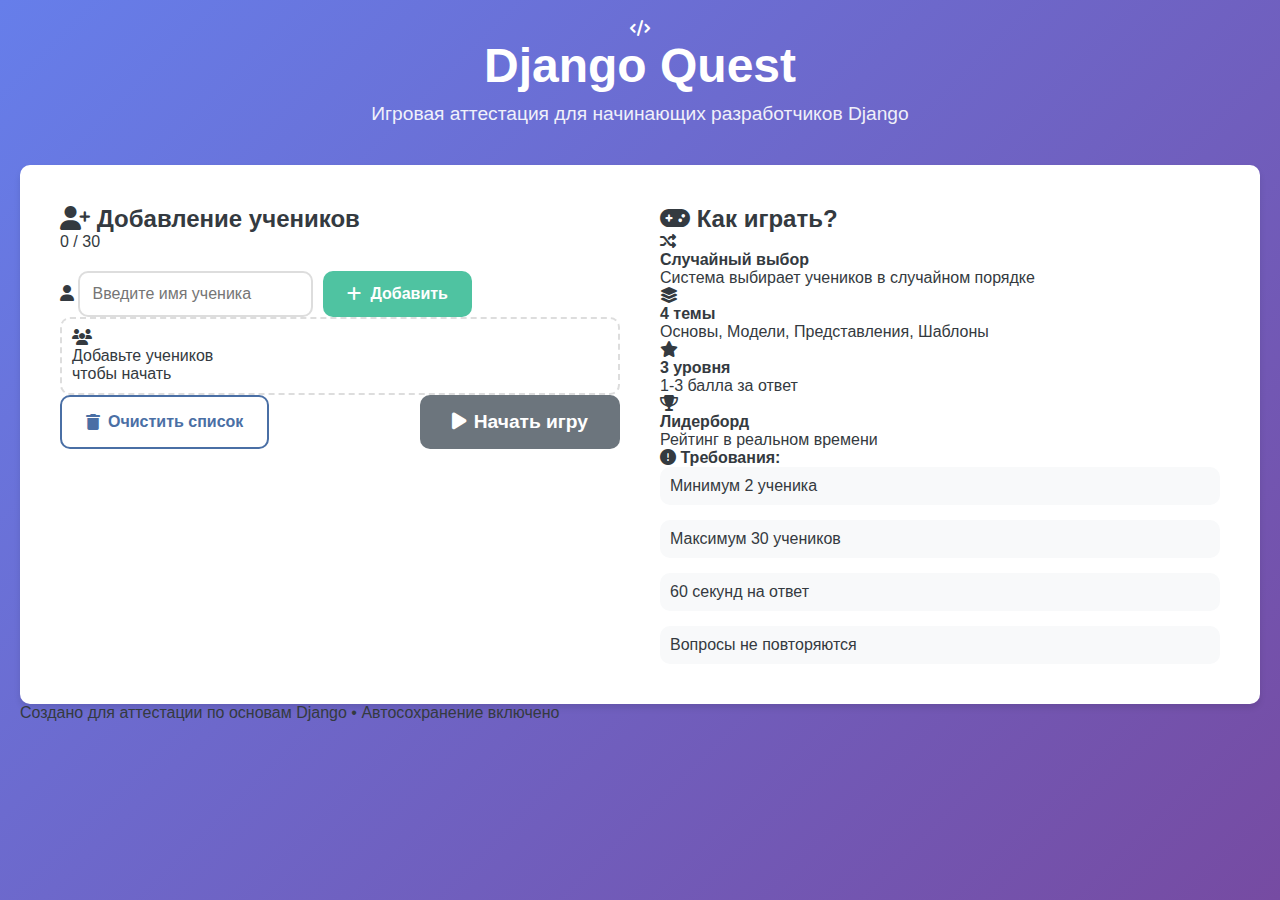
<file: Django_Game_Test/index.html>
<!DOCTYPE html>
<html lang="ru">
<head>
    <meta charset="UTF-8">
    <meta name="viewport" content="width=device-width, initial-scale=1.0">
    <title>Django Quest - Игровой тест для начинающих</title>
    <link rel="stylesheet" href="style.css">
    <link rel="stylesheet" href="https://cdnjs.cloudflare.com/ajax/libs/font-awesome/6.4.0/css/all.min.css">
    <link href="https://fonts.googleapis.com/css2?family=Inter:wght@400;500;600;700;800&display=swap" rel="stylesheet">
    <link rel="stylesheet" href="https://cdnjs.cloudflare.com/ajax/libs/animate.css/4.1.1/animate.min.css">
</head>
<body class="dark-theme">
    <!-- Главный экран -->
    <div id="main-screen" class="screen active">
        <div class="container">
            <div class="header">
                <div class="logo">
                    <i class="fas fa-code"></i>
                    <h1>Django <span class="gradient-text">Quest</span></h1>
                </div>
                <p class="subtitle">Игровая аттестация для начинающих разработчиков Django</p>
            </div>
            
            <div class="content">
                <div class="form-section card">
                    <div class="card-header">
                        <h2><i class="fas fa-user-plus"></i> Добавление учеников</h2>
                        <div class="stats-badge">
                            <span id="student-count">0</span> / 30
                        </div>
                    </div>
                    
                    <div class="card-body">
                        <div class="input-group">
                            <div class="input-with-icon">
                                <i class="fas fa-user"></i>
                                <input type="text" id="student-name" placeholder="Введите имя ученика" maxlength="20">
                            </div>
                            <button id="add-student" class="btn-primary pulse">
                                <i class="fas fa-plus"></i> Добавить
                            </button>
                        </div>
                        
                        <div class="students-list" id="students-container">
                            <!-- Список учеников будет здесь -->
                            <div class="empty-state">
                                <i class="fas fa-users"></i>
                                <p>Добавьте учеников чтобы начать</p>
                            </div>
                        </div>
                        
                        <div class="controls">
                            <button id="clear-students" class="btn-secondary">
                                <i class="fas fa-trash"></i> Очистить список
                            </button>
                            <button id="start-rules" class="btn-primary btn-large" disabled>
                                <i class="fas fa-play"></i> Начать игру
                            </button>
                        </div>
                    </div>
                </div>
                
                <div class="game-info card">
                    <div class="card-header">
                        <h2><i class="fas fa-gamepad"></i> Как играть?</h2>
                    </div>
                    <div class="card-body">
                        <div class="feature-grid">
                            <div class="feature">
                                <div class="feature-icon">
                                    <i class="fas fa-random"></i>
                                </div>
                                <h4>Случайный выбор</h4>
                                <p>Система выбирает учеников в случайном порядке</p>
                            </div>
                            <div class="feature">
                                <div class="feature-icon">
                                    <i class="fas fa-layer-group"></i>
                                </div>
                                <h4>4 темы</h4>
                                <p>Основы, Модели, Представления, Шаблоны</p>
                            </div>
                            <div class="feature">
                                <div class="feature-icon">
                                    <i class="fas fa-star"></i>
                                </div>
                                <h4>3 уровня</h4>
                                <p>1-3 балла за ответ</p>
                            </div>
                            <div class="feature">
                                <div class="feature-icon">
                                    <i class="fas fa-trophy"></i>
                                </div>
                                <h4>Лидерборд</h4>
                                <p>Рейтинг в реальном времени</p>
                            </div>
                        </div>
                        
                        <div class="requirements">
                            <h4><i class="fas fa-exclamation-circle"></i> Требования:</h4>
                            <ul>
                                <li>Минимум 2 ученика</li>
                                <li>Максимум 30 учеников</li>
                                <li>60 секунд на ответ</li>
                                <li>Вопросы не повторяются</li>
                            </ul>
                        </div>
                    </div>
                </div>
            </div>
            
            <div class="footer">
                <p>Создано для аттестации по основам Django • Автосохранение включено</p>
            </div>
        </div>
    </div>

    <!-- Экран правил -->
    <div id="rules-screen" class="screen">
        <div class="container">
            <div class="header">
                <div class="logo">
                    <i class="fas fa-book"></i>
                    <h1>Правила <span class="gradient-text">игры</span></h1>
                </div>
                <button id="back-to-main" class="btn-back">
                    <i class="fas fa-arrow-left"></i> Назад
                </button>
            </div>
            
            <div class="rules-content">
                <div class="rules-grid">
                    <div class="rule-card card">
                        <div class="rule-icon">
                            <i class="fas fa-play-circle"></i>
                        </div>
                        <h3>Начало игры</h3>
                        <ol>
                            <li>Система случайно выбирает ученика</li>
                            <li>Ученик выбирает тему вопроса</li>
                            <li>Выбирает уровень сложности (1-3 балла)</li>
                            <li>Получает вопрос на 60 секунд</li>
                        </ol>
                    </div>
                    
                    <div class="rule-card card">
                        <div class="rule-icon">
                            <i class="fas fa-graduation-cap"></i>
                        </div>
                        <h3>Оценивание</h3>
                        <ul>
                            <li>Учитель оценивает правильность ответа</li>
                            <li>При правильном ответе начисляются баллы</li>
                            <li>Ученики с 5+ баллами завершают игру</li>
                            <li>Игра продолжается до окончания вопросов</li>
                        </ul>
                    </div>
                    
                    <div class="rule-card card">
                        <div class="rule-icon">
                            <i class="fas fa-chart-line"></i>
                        </div>
                        <h3>Сложность вопросов</h3>
                        <div class="difficulty-levels">
                            <div class="level">
                                <span class="badge badge-1">1 балл</span>
                                <p>Базовый вопрос, краткий ответ</p>
                            </div>
                            <div class="level">
                                <span class="badge badge-2">2 балла</span>
                                <p>Средняя сложность, объяснение</p>
                            </div>
                            <div class="level">
                                <span class="badge badge-3">3 балла</span>
                                <p>Более сложный, развернутый ответ</p>
                            </div>
                        </div>
                    </div>
                    
                    <div class="rule-card card">
                        <div class="rule-icon">
                            <i class="fas fa-clipboard-check"></i>
                        </div>
                        <h3>Важно знать</h3>
                        <div class="important-list">
                            <div class="important-item">
                                <i class="fas fa-ban"></i>
                                <span>Вопросы не повторяются</span>
                            </div>
                            <div class="important-item">
                                <i class="fas fa-history"></i>
                                <span>Каждый отвечает минимум 1 раз</span>
                            </div>
                            <div class="important-item">
                                <i class="fas fa-crown"></i>
                                <span>Лидерборд доступен всегда</span>
                            </div>
                            <div class="important-item">
                                <i class="fas fa-flag-checkered"></i>
                                <span>Игра до 5 баллов или вопросов</span>
                            </div>
                        </div>
                    </div>
                </div>
                
                <div class="themes-explanation card">
                    <h2><i class="fas fa-folder-open"></i> Темы вопросов</h2>
                    <div class="themes-grid">
                        <div class="theme-card" style="border-color: #4FC3A1;">
                            <div class="theme-header">
                                <i class="fas fa-rocket" style="color: #4FC3A1;"></i>
                                <h3>Основы Django</h3>
                            </div>
                            <p>Создание проекта, приложения, настройки, фикстуры, админка</p>
                        </div>
                        <div class="theme-card" style="border-color: #FF9F43;">
                            <div class="theme-header">
                                <i class="fas fa-database" style="color: #FF9F43;"></i>
                                <h3>Модели (Models)</h3>
                            </div>
                            <p>Создание моделей, поля, связи, методы, работа с данными</p>
                        </div>
                        <div class="theme-card" style="border-color: #36BFFA;">
                            <div class="theme-header">
                                <i class="fas fa-eye" style="color: #36BFFA;"></i>
                                <h3>Представления (Views)</h3>
                            </div>
                            <p>Функции, классы, обработка запросов, формы, аутентификация</p>
                        </div>
                        <div class="theme-card" style="border-color: #8B5CF6;">
                            <div class="theme-header">
                                <i class="fas fa-file-code" style="color: #8B5CF6;"></i>
                                <h3>Шаблоны (Templates)</h3>
                            </div>
                            <p>Шаблонизация, теги, фильтры, наследование, Bootstrap</p>
                        </div>
                    </div>
                </div>
                
                <button id="start-game" class="btn-primary btn-large btn-start">
                    <i class="fas fa-play"></i> Начать тестирование!
                </button>
            </div>
        </div>
    </div>

    <!-- Экран игры -->
    <div id="game-screen" class="screen">
        <div class="container">
            <!-- Toolbar с прогрессом -->
                
                <div class="toolbar">
                    <div class="game-info-bar">
                        <div class="info-item">
                            <i class="fas fa-question-circle"></i>
                            <span id="progress-text">0/60 вопросов</span>
                        </div>
                        <div class="info-item">
                            <i class="fas fa-users"></i>
                            <span id="active-students-count">0 активных</span>
                        </div>
                        <div class="info-item">
                            <i class="fas fa-clock"></i>
                            <span id="timer">60:00</span>
                        </div>
                        <div class="info-item">
                            <i class="fas fa-hourglass"></i>
                            <span id="game-time">00:00</span>
                        </div>
                    </div>
                    
                    <div class="progress-container">
                        <div class="progress-bar">
                            <div id="game-progress" class="progress-fill"></div>
                        </div>
                        <div class="progress-labels">
                            <span>Прогресс</span>
                            <span id="progress-percent">0%</span>
                        </div>
                    </div>
                    
                    <div class="toolbar-controls">
                        <button id="show-leaderboard" class="btn-secondary">
                            <i class="fas fa-crown"></i> Лидерборд
                        </button>
                        <button id="pause-game" class="btn-secondary">
                            <i class="fas fa-pause"></i> Пауза
                        </button>
                    </div>
                </div>
            </div>
            
            <div class="game-main">
                <!-- Левая панель: текущий ученик -->
                <div class="current-student card">
                    <div class="student-header">
                        <div class="avatar-large" id="current-avatar">
                            <i class="fas fa-user"></i>
                        </div>
                        <div class="student-info">
                            <h2 id="current-student-name">Ожидание...</h2>
                            <p class="student-status">Готов к ответу</p>
                        </div>
                    </div>
                    
                    <div class="student-stats">
                        <div class="stat">
                            <div class="stat-value" id="current-score">0</div>
                            <div class="stat-label">Баллы</div>
                        </div>
                        <div class="stat">
                            <div class="stat-value" id="current-answers">0</div>
                            <div class="stat-label">Ответы</div>
                        </div>
                        <div class="stat">
                            <div class="stat-value" id="current-correct">0%</div>
                            <div class="stat-label">Успешность</div>
                        </div>
                    </div>
                    
                    <div class="themes-section">
                        <h3><i class="fas fa-folder-open"></i> Выберите тему</h3>
                        <div class="themes-grid-small">
                            <button class="theme-btn" data-theme="basics">
                                <i class="fas fa-rocket"></i>
                                <span>Основы</span>
                            </button>
                            <button class="theme-btn" data-theme="models">
                                <i class="fas fa-database"></i>
                                <span>Модели</span>
                            </button>
                            <button class="theme-btn" data-theme="views">
                                <i class="fas fa-eye"></i>
                                <span>Представления</span>
                            </button>
                            <button class="theme-btn" data-theme="templates">
                                <i class="fas fa-file-code"></i>
                                <span>Шаблоны</span>
                            </button>
                        </div>
                    </div>
                </div>
                
                <!-- Центральная панель -->
                <div class="game-center">
                    <div class="difficulty-section card">
                        <h3><i class="fas fa-chart-line"></i> Выберите сложность</h3>
                        <div class="difficulty-cards">
                            <div class="difficulty-card" data-difficulty="1">
                                <div class="difficulty-header">
                                    <span class="difficulty-badge badge-1">1 балл</span>
                                    <i class="fas fa-star"></i>
                                </div>
                                <p>Простой вопрос, базовый ответ</p>
                                <button class="select-difficulty" data-difficulty="1">
                                    Выбрать
                                </button>
                            </div>
                            <div class="difficulty-card" data-difficulty="2">
                                <div class="difficulty-header">
                                    <span class="difficulty-badge badge-2">2 балла</span>
                                    <i class="fas fa-star"></i>
                                    <i class="fas fa-star"></i>
                                </div>
                                <p>Средняя сложность, объяснение</p>
                                <button class="select-difficulty" data-difficulty="2">
                                    Выбрать
                                </button>
                            </div>
                            <div class="difficulty-card" data-difficulty="3">
                                <div class="difficulty-header">
                                    <span class="difficulty-badge badge-3">3 балла</span>
                                    <i class="fas fa-star"></i>
                                    <i class="fas fa-star"></i>
                                    <i class="fas fa-star"></i>
                                </div>
                                <p>Сложный вопрос, развернутый ответ</p>
                                <button class="select-difficulty" data-difficulty="3">
                                    Выбрать
                                </button>
                            </div>
                        </div>
                    </div>
                    
                    <div class="question-section card">
                        <div class="question-header">
                            <div>
                                <h3><i class="fas fa-question-circle"></i> Вопрос</h3>
                                <div class="question-info">
                                    <span id="question-theme" class="question-theme">Тема: -</span>
                                    <span id="question-difficulty" class="question-difficulty">Сложность: -</span>
                                </div>
                            </div>
                            <div class="timer-display">
                                <div class="timer-circle">
                                    <svg width="80" height="80">
                                        <circle class="timer-bg" cx="40" cy="40" r="35"></circle>
                                        <circle class="timer-circle-progress" cx="40" cy="40" r="35"></circle>
                                    </svg>
                                    <div class="timer-value" id="circle-timer">60</div>
                                </div>
                            </div>
                        </div>
                        
                        <div class="question-body">
                            <div class="question-text" id="question-text">
                                Выберите тему и сложность для получения вопроса
                            </div>
                            
                            <div class="question-hint">
                                <i class="fas fa-lightbulb"></i>
                                <span id="question-hint">После выбора темы и сложности появится вопрос и начнется таймер</span>
                            </div>
                        </div>
                        
                        <div class="game-controls">
                            <button id="next-student" class="btn-secondary" disabled>
                                <i class="fas fa-random"></i> Следующий ученик
                            </button>
                            <button id="show-answer" class="btn-primary" disabled>
                                <i class="fas fa-eye"></i> Показать ответ
                            </button>
                        </div>
                    </div>
                </div>
                
                <!-- Правая панель: мини-лидерборд -->
                <div class="leaderboard-mini card">
                    <div class="leaderboard-header">
                        <h3><i class="fas fa-crown"></i> Топ-5</h3>
                        <button id="show-full-leaderboard" class="btn-small">
                            <i class="fas fa-expand"></i>
                        </button>
                    </div>
                    <div class="leaderboard-list" id="leaderboard-list">
                        <!-- Мини-лидерборд будет здесь -->
                        <div class="empty-leaderboard">
                            <i class="fas fa-trophy"></i>
                            <p>Игра начнется после первого вопроса</p>
                        </div>
                    </div>
                </div>
            </div>
        </div>
    </div>

    <!-- Модальное окно оценки ответа -->
    <div id="answer-modal" class="modal">
        <div class="modal-content">
            <div class="modal-header">
                <h2><i class="fas fa-graduation-cap"></i> Оценка ответа</h2>
                <span class="close-modal">&times;</span>
            </div>
            <div class="modal-body">
                <div class="student-info-card">
                    <div class="student-avatar-modal" id="modal-avatar"></div>
                    <div class="student-details">
                        <h3 id="modal-student-name"></h3>
                        <div class="student-meta">
                            <span class="meta-item">
                                <i class="fas fa-folder"></i>
                                <span id="modal-theme"></span>
                            </span>
                            <span class="meta-item">
                                <i class="fas fa-star"></i>
                                <span id="modal-difficulty"></span>
                            </span>
                            <span class="meta-item">
                                <i class="fas fa-coins"></i>
                                <span id="modal-points"></span> баллов
                            </span>
                        </div>
                    </div>
                </div>
                
                <div class="question-review">
                    <div class="review-section">
                        <h4><i class="fas fa-question"></i> Вопрос:</h4>
                        <div class="question-box" id="modal-question"></div>
                    </div>
                    
                    <div class="review-section">
                        <h4><i class="fas fa-check-circle"></i> Правильный ответ:</h4>
                        <div class="answer-box" id="modal-correct-answer"></div>
                    </div>
                    
                    <div class="review-section">
                        <h4><i class="fas fa-comment"></i> Ответ ученика:</h4>
                        <div class="answer-input">
                            <textarea id="student-answer" placeholder="Введите или вставьте ответ ученика здесь..."></textarea>
                            <div class="answer-tools">
                                <button id="clear-answer" class="btn-small">
                                    <i class="fas fa-eraser"></i> Очистить
                                </button>
                                <div class="char-count">
                                    <span id="char-count">0</span> символов
                                </div>
                            </div>
                        </div>
                    </div>
                </div>
                
                <div class="evaluation-buttons">
                    <button id="reject-answer" class="btn-danger">
                        <i class="fas fa-times"></i> Отклонить ответ
                    </button>
                    <button id="accept-answer" class="btn-success">
                        <i class="fas fa-check"></i> Засчитать ответ
                    </button>
                </div>
            </div>
        </div>
    </div>

    <!-- Модальное окно лидерборда -->
    <div id="leaderboard-modal" class="modal">
        <div class="modal-content wide">
            <div class="modal-header">
                <h2><i class="fas fa-trophy"></i> Лидерборд</h2>
                <span class="close-modal">&times;</span>
            </div>
            <div class="modal-body">
                <div class="leaderboard-tabs">
                    <button class="tab-btn active" data-tab="current">Текущий рейтинг</button>
                    <button class="tab-btn" data-tab="stats">Статистика</button>
                </div>
                
                <div class="tab-content active" id="tab-current">
                    <div class="full-leaderboard" id="full-leaderboard">
                        <!-- Полный лидерборд будет здесь -->
                    </div>
                </div>
                
                <div class="tab-content" id="tab-stats">
                    <div class="stats-grid" id="stats-content">
                        <!-- Статистика будет здесь -->
                    </div>
                </div>
            </div>
        </div>
    </div>

    <!-- Экран завершения -->
    <div id="completion-screen" class="screen">
        <div class="container">
            <div class="completion-content">
                <div class="confetti-container">
                    <!-- Конфетти генерируются через JS -->
                </div>
                
                <div class="completion-header">
                    <div class="trophy-icon">
                        <i class="fas fa-trophy"></i>
                    </div>
                    <h1>Аттестация завершена!</h1>
                    <p class="subtitle">Все ученики показали свои знания Django</p>
                </div>
                
                <div class="winner-section card">
                    <div class="winner-info">
                        <div class="winner-avatar" id="winner-avatar">
                            <i class="fas fa-crown"></i>
                        </div>
                        <div class="winner-details">
                            <h2 id="winner-name">Победитель</h2>
                            <p class="winner-score">Набрал <span id="winner-points">0</span> баллов!</p>
                        </div>
                    </div>
                    <div class="winner-stats">
                        <div class="winner-stat">
                            <div class="stat-value" id="winner-answers">0</div>
                            <div class="stat-label">Ответов</div>
                        </div>
                        <div class="winner-stat">
                            <div class="stat-value" id="winner-percentage">0%</div>
                            <div class="stat-label">Успешность</div>
                        </div>
                        <div class="winner-stat">
                            <div class="stat-value" id="winner-avg">0.0</div>
                            <div class="stat-label">Средний балл</div>
                        </div>
                    </div>
                </div>
                
                <div class="results-section">
                    <h3><i class="fas fa-chart-bar"></i> Итоговые результаты</h3>
                    <div class="results-table-container">
                        <table class="results-table">
                            <thead>
                                <tr>
                                    <th>Место</th>
                                    <th>Ученик</th>
                                    <th>Баллы</th>
                                    <th>Ответы</th>
                                    <th>Успешность</th>
                                    <th>Статус</th>
                                </tr>
                            </thead>
                            <tbody id="final-results-table">
                                <!-- Результаты будут здесь -->
                            </tbody>
                        </table>
                    </div>
                </div>
                
                <div class="game-stats card">
                    <h4><i class="fas fa-info-circle"></i> Статистика игры</h4>
                    <div class="stats-grid-small">
                        <div class="game-stat">
                            <i class="fas fa-question-circle"></i>
                            <div>
                                <div class="stat-number" id="total-questions">0</div>
                                <div class="stat-label">Всего вопросов</div>
                            </div>
                        </div>
                        <div class="game-stat">
                            <i class="fas fa-clock"></i>
                            <div>
                                <div class="stat-number" id="total-time">00:00</div>
                                <div class="stat-label">Время игры</div>
                            </div>
                        </div>
                        <div class="game-stat">
                            <i class="fas fa-user-check"></i>
                            <div>
                                <div class="stat-number" id="completed-students">0</div>
                                <div class="stat-label">Завершили</div>
                            </div>
                        </div>
                        <div class="game-stat">
                            <i class="fas fa-percentage"></i>
                            <div>
                                <div class="stat-number" id="avg-success">0%</div>
                                <div class="stat-label">Средняя успешность</div>
                            </div>
                        </div>
                    </div>
                </div>
                
                <div class="completion-controls">
                    <button id="restart-game" class="btn-primary">
                        <i class="fas fa-redo"></i> Начать новую игру
                    </button>
                    <button id="back-to-main-from-end" class="btn-secondary">
                        <i class="fas fa-home"></i> На главную
                    </button>
                </div>
                
                <div class="footer">
                    <p>Игра создана для аттестации по основам Django • Магазин товаров • 2026</p>
                </div>
            </div>
        </div>
    </div>

    <script src="questions.js"></script>
    <script src="script.js"></script>
</body>
</html>
</file>
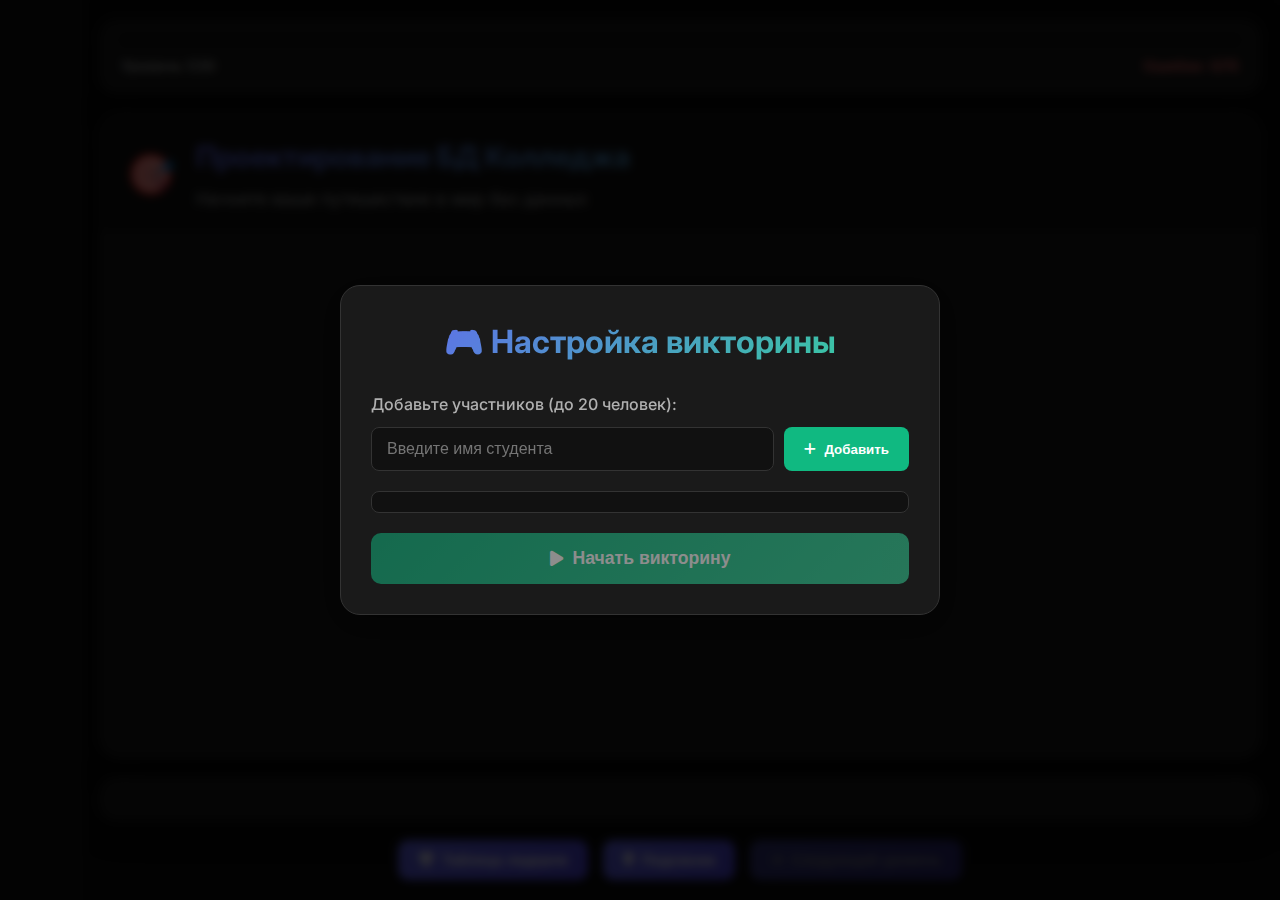
<file: QuizDataBases/index.html>
<!DOCTYPE html>
<html lang="ru">
<head>
    <meta charset="UTF-8">
    <meta name="viewport" content="width=device-width, initial-scale=1.0">
    <title>Database Design Quest | Колледж</title>
    <link href="https://fonts.googleapis.com/css2?family=Inter:wght@300;400;500;600;700&display=swap" rel="stylesheet">
    <link rel="stylesheet" href="https://cdnjs.cloudflare.com/ajax/libs/font-awesome/6.4.0/css/all.min.css">
    <link rel="stylesheet" href="styles.css">
</head>
<body>
    <div class="game-container">
        <!-- Students Panel -->
        <div class="students-panel" id="studentsPanel"></div>
        
        <!-- Main Game Area -->
        <div class="game-area">
            <!-- Progress -->
            <div class="game-progress">
                <div class="progress-bar">
                    <div class="progress-fill" id="progressFill"></div>
                </div>
                <div class="progress-info">
                    <span class="level-counter" id="levelCounter">Уровень 1/30</span>
                    <span class="mistakes-counter" id="mistakesCounter">Ошибки: 0/15</span>
                </div>
            </div>
            
            <!-- Question Area -->
            <div class="question-area" id="questionArea">
                <div class="question-header">
                    <div class="question-icon" id="questionIcon">🎯</div>
                    <div class="question-title-content">
                        <h1 class="question-title" id="questionTitle">Проектирование БД Колледжа</h1>
                        <p class="question-subtitle" id="questionSubtitle">Начните ваше путешествие в мир баз данных</p>
                    </div>
                </div>
                
                <div class="question-content" id="questionContent">
                    <!-- Content will be loaded here -->
                </div>
            </div>
            
            <!-- Answers Area -->
            <div class="answers-area" id="answersArea">
                <div class="answers-grid" id="answersGrid"></div>
            </div>
            
            <!-- Controls -->
            <div class="controls-area">
                <button class="control-btn" id="leaderboardBtn">
                    <i class="fas fa-trophy"></i>
                    Таблица лидеров
                </button>
                <button class="control-btn" id="hintBtn">
                    <i class="fas fa-lightbulb"></i>
                    Подсказка
                </button>
                <button class="control-btn" id="nextBtn" disabled>
                    <i class="fas fa-arrow-right"></i>
                    Следующий уровень
                </button>
            </div>
        </div>
    </div>
    
    <!-- Modals -->
    <div class="modal" id="setupModal">
        <div class="modal-content">
            <h2>🎮 Настройка викторины</h2>
            <div class="setup-form">
                <div class="form-group">
                    <label>Добавьте участников (до 20 человек):</label>
                    <div class="students-input-container">
                        <input type="text" id="studentNameInput" placeholder="Введите имя студента" maxlength="20">
                        <button class="add-btn" id="addStudentBtn">
                            <i class="fas fa-plus"></i>
                            Добавить
                        </button>
                    </div>
                </div>
                <div class="students-list" id="studentsList"></div>
                <button class="start-btn" id="startGameBtn" disabled>
                    <i class="fas fa-play"></i>
                    Начать викторину
                </button>
            </div>
        </div>
    </div>
    
    <div class="modal" id="leaderboardModal">
        <div class="modal-content">
            <h2>🏆 Таблица лидеров</h2>
            <div class="leaderboard" id="leaderboardContent"></div>
            <button class="close-btn" id="closeLeaderboardBtn">
                <i class="fas fa-times"></i>
                Закрыть
            </button>
        </div>
    </div>
    
    <div class="modal" id="resultsModal">
        <div class="modal-content">
            <h2 id="resultsTitle">🎉 Поздравляем!</h2>
            <div class="results-content" id="resultsContent"></div>
            <button class="restart-btn" id="restartGameBtn">
                <i class="fas fa-redo"></i>
                Начать заново
            </button>
        </div>
    </div>

    <script src="config.js"></script>
    <script src="game.js"></script>
</body>
</html>
</file>
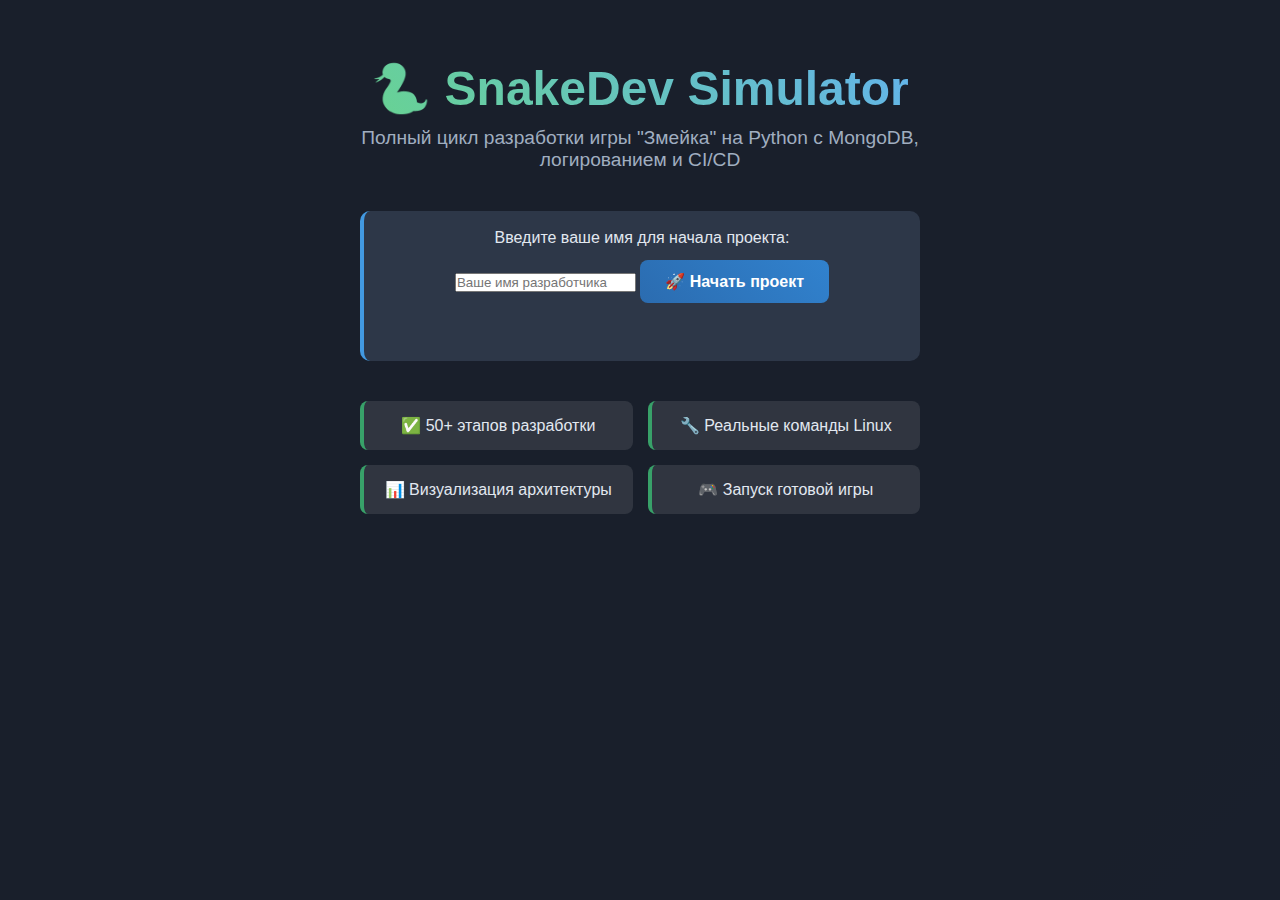
<file: SnakeGame/index.html>
<!DOCTYPE html>
<html lang="ru">
<head>
    <meta charset="UTF-8">
    <meta name="viewport" content="width=device-width, initial-scale=1.0">
    <title>SnakeDev Simulator - Создание Snake Game</title>
    <link rel="stylesheet" href="style.css">
</head>
<body>
    <div class="container">
        <!-- Экран входа -->
        <div id="welcome-screen" class="screen active">
            <div class="welcome-content">
                <h1>🐍 SnakeDev Simulator</h1>
                <p class="subtitle">Полный цикл разработки игры "Змейка" на Python с MongoDB, логированием и CI/CD</p>
                <div class="step-info">
                    <p>Введите ваше имя для начала проекта:</p>
                    <input type="text" id="player-name" placeholder="Ваше имя разработчика">
                    <button id="start-btn" class="btn-primary">🚀 Начать проект</button>
                </div>
                <div class="features">
                    <div class="feature">✅ 50+ этапов разработки</div>
                    <div class="feature">🔧 Реальные команды Linux</div>
                    <div class="feature">📊 Визуализация архитектуры</div>
                    <div class="feature">🎮 Запуск готовой игры</div>
                </div>
            </div>
        </div>

        <!-- Экран игры -->
        <div id="game-screen" class="screen">
            <div class="game-header">
                <h1>Разработка: <span id="game-title">Snake Game</span></h1>
                <div class="player-info">
                    👨‍💻 <span id="current-player" class="user-name"></span>
                    | 🏆 Очки: <span id="score">0</span>
                    <button id="architecture-btn" class="btn-secondary">📁 Архитектура</button>
                </div>
            </div>
            
            <div class="game-layout">
                <div class="left-panel">
                    <div class="progress-section">
                        <div class="progress-bar">
                            <div class="progress" id="progress-bar"></div>
                        </div>
                        <div class="step-counter">🎯 Шаг <span id="current-step">1</span> из <span id="total-steps">50</span></div>
                    </div>
                    
                    <div class="step-info" id="step-info">
                        <!-- Информация о текущем шаге -->
                    </div>
                    
                    <div class="options-container" id="options-container">
                        <!-- Кнопки с вариантами ответов -->
                    </div>
                </div>
                
                <div class="right-panel">
                    <div class="terminal-container">
                        <div class="terminal-header">
                            <span>🐧 ubuntu-terminal</span>
                            <div class="terminal-controls">
                                <button class="term-btn" id="clear-terminal">🧹 Очистить</button>
                                <button class="term-btn" id="copy-commands">📋 Копировать команды</button>
                            </div>
                        </div>
                        <div class="terminal" id="terminal">
                            <!-- Терминал с командами -->
                        </div>
                    </div>
                    
                    <div class="story-feedback" id="story-feedback">
                        <!-- Сюжетный фидбек -->
                    </div>
                </div>
            </div>
        </div>

        <!-- Модальное окно архитектуры -->
        <div id="architecture-modal" class="modal">
            <div class="modal-content">
                <div class="modal-header">
                    <h2>📁 Архитектура проекта Snake Game</h2>
                    <button class="close-btn" id="close-architecture">&times;</button>
                </div>
                <div class="modal-body">
                    <div class="code-preview" id="code-preview">
                        <!-- Предпросмотр кода -->
                    </div>
                    <div class="file-tree" id="file-tree">
                        <!-- Дерево файлов -->
                    </div>
                </div>
            </div>
        </div>

        <!-- Экран результатов -->
        <div id="results-screen" class="screen">
            <div class="results-content">
                <h1>🎉 Проект завершен!</h1>
                <div id="final-results">
                    <!-- Результаты -->
                </div>
                
                <div class="project-analysis">
                    <h3>📊 Анализ вашего стиля разработки:</h3>
                    <div id="dev-profile" class="dev-profile">
                        <!-- Профиль разработчика -->
                    </div>
                </div>
                
                <div class="game-preview" id="game-preview">
                    <!-- Превью готовой игры -->
                </div>
                
                <div class="actions">
                    <button id="restart-btn" class="btn-primary">🔄 Новый проект</button>
                    <button id="play-game-btn" class="btn-success">🎮 Запустить игру</button>
                </div>
            </div>
        </div>
    </div>

    <script src="game-data.js"></script>
    <script src="script.js"></script>
</body>
</html>
</file>
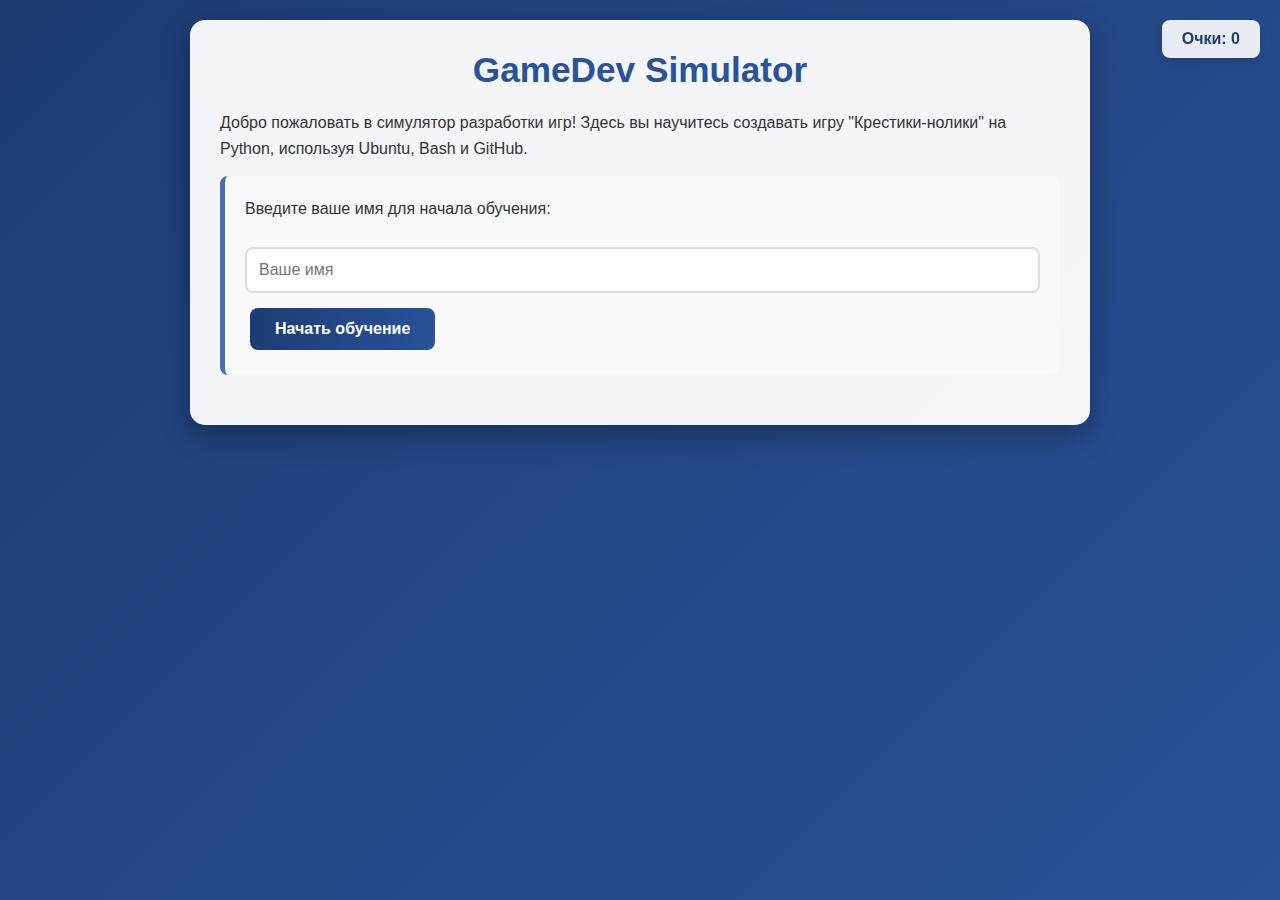
<file: Tic_tac_toe/index.html>
<!DOCTYPE html>
<html lang="ru">
<head>
    <meta charset="UTF-8">
    <meta name="viewport" content="width=device-width, initial-scale=1.0">
    <title>GameDev Simulator - Создание игры на Python</title>
    <style>
        * {
            margin: 0;
            padding: 0;
            box-sizing: border-box;
            font-family: 'Segoe UI', Tahoma, Geneva, Verdana, sans-serif;
        }

        body {
            background: linear-gradient(135deg, #1e3c72, #2a5298);
            color: #333;
            min-height: 100vh;
            padding: 20px;
        }

        .container {
            max-width: 900px;
            margin: 0 auto;
            background-color: rgba(255, 255, 255, 0.95);
            border-radius: 15px;
            box-shadow: 0 10px 30px rgba(0, 0, 0, 0.3);
            overflow: hidden;
        }

        .screen {
            padding: 30px;
            display: none;
        }

        .active {
            display: block;
        }

        h1 {
            color: #2a5298;
            text-align: center;
            margin-bottom: 20px;
            font-size: 2.2rem;
        }

        h2 {
            color: #1e3c72;
            margin-bottom: 15px;
            font-size: 1.6rem;
        }

        p {
            margin-bottom: 15px;
            line-height: 1.6;
        }

        input, select {
            width: 100%;
            padding: 12px;
            margin: 10px 0;
            border: 2px solid #ddd;
            border-radius: 8px;
            font-size: 1rem;
        }

        button {
            background: linear-gradient(to right, #1e3c72, #2a5298);
            color: white;
            border: none;
            padding: 12px 25px;
            border-radius: 8px;
            cursor: pointer;
            font-size: 1rem;
            font-weight: 600;
            transition: all 0.3s ease;
            margin: 5px;
        }

        button:hover {
            transform: translateY(-2px);
            box-shadow: 0 5px 15px rgba(0, 0, 0, 0.2);
        }

        .btn-secondary {
            background: linear-gradient(to right, #6a89cc, #4a69bd);
        }

        .btn-danger {
            background: linear-gradient(to right, #e55039, #eb2f06);
        }

        .btn-success {
            background: linear-gradient(to right, #78e08f, #38ada9);
        }

        .options-container {
            display: grid;
            grid-template-columns: 1fr 1fr;
            gap: 15px;
            margin-top: 20px;
        }

        .option-btn {
            height: 100px;
            display: flex;
            align-items: center;
            justify-content: center;
            text-align: center;
            padding: 15px;
            font-size: 1rem;
        }

        .terminal {
            background-color: #2d3748;
            color: #e2e8f0;
            padding: 20px;
            border-radius: 8px;
            font-family: 'Courier New', monospace;
            margin: 20px 0;
            min-height: 150px;
            overflow-y: auto;
            max-height: 300px;
        }

        .terminal .command {
            color: #68d391;
        }

        .terminal .output {
            color: #e2e8f0;
            margin-top: 5px;
        }

        .score-display {
            position: fixed;
            top: 20px;
            right: 20px;
            background: rgba(255, 255, 255, 0.9);
            padding: 10px 20px;
            border-radius: 8px;
            box-shadow: 0 4px 6px rgba(0, 0, 0, 0.1);
            font-weight: bold;
            color: #1e3c72;
        }

        .progress-bar {
            height: 10px;
            background-color: #e2e8f0;
            border-radius: 5px;
            margin: 20px 0;
            overflow: hidden;
        }

        .progress {
            height: 100%;
            background: linear-gradient(to right, #78e08f, #38ada9);
            width: 0%;
            transition: width 0.5s ease;
        }

        .step-info {
            background-color: #f8f9fa;
            padding: 20px;
            border-radius: 8px;
            margin-bottom: 20px;
            border-left: 5px solid #4a69bd;
        }

        .feedback {
            padding: 15px;
            border-radius: 8px;
            margin: 15px 0;
            font-weight: 500;
        }

        .feedback.error {
            background-color: #ffeaa7;
            border-left: 5px solid #fdcb6e;
            color: #e17055;
        }

        .feedback.warning {
            background-color: #dfe6e9;
            border-left: 5px solid #b2bec3;
            color: #636e72;
        }

        .feedback.success {
            background-color: #55efc4;
            border-left: 5px solid #00b894;
            color: #00684a;
        }

        .user-name {
            color: #1e3c72;
            font-weight: bold;
        }
    </style>
</head>
<body>
    <div class="container">
        <!-- Экран входа -->
        <div id="welcome-screen" class="screen active">
            <h1>GameDev Simulator</h1>
            <p>Добро пожаловать в симулятор разработки игр! Здесь вы научитесь создавать игру "Крестики-нолики" на Python, используя Ubuntu, Bash и GitHub.</p>
            <div class="step-info">
                <p>Введите ваше имя для начала обучения:</p>
                <input type="text" id="player-name" placeholder="Ваше имя">
                <button id="start-btn">Начать обучение</button>
            </div>
        </div>

        <!-- Экран выбора модуля -->
        <div id="module-screen" class="screen">
            <h1>Выберите модуль обучения</h1>
            <p>В настоящее время доступен один модуль:</p>
            <div class="options-container">
                <button class="option-btn" data-module="python-game">Создание игры "Крестики-нолики" на Python</button>
                <button class="option-btn btn-secondary" disabled>Дополнительные модули (скоро)</button>
            </div>
        </div>

        <!-- Экран игры -->
        <div id="game-screen" class="screen">
            <h1>Создание игры "Крестики-нолики"</h1>
            <div class="progress-bar">
                <div class="progress" id="progress-bar"></div>
            </div>
            <div class="step-info" id="step-info">
                <!-- Здесь будет информация о текущем шаге -->
            </div>
            <div class="terminal" id="terminal">
                <!-- Здесь будет терминал с командами -->
            </div>
            <div class="options-container" id="options-container">
                <!-- Здесь будут кнопки с вариантами ответов -->
            </div>
        </div>

        <!-- Экран результатов -->
        <div id="results-screen" class="screen">
            <h1>Результаты обучения</h1>
            <div id="final-results">
                <!-- Здесь будут отображаться результаты -->
            </div>
            <button id="restart-btn">Начать заново</button>
        </div>
    </div>

    <div class="score-display" id="score-display">
        Очки: <span id="score">0</span>
    </div>

    <script>
        // Данные игры
        const gameData = {
            playerName: '',
            score: 0,
            currentStep: 0,
            steps: [
                {
                    title: "Настройка окружения",
                    description: "Вы начинаете разработку игры 'Крестики-нолики' на Python. Первым шагом нужно создать рабочую директорию для проекта.",
                    question: "Какую команду вы выполните для создания папки проекта?",
                    terminal: "user@ubuntu:~$ ",
                    options: [
                        {
                            text: "mkdir tic-tac-toe-game",
                            command: "mkdir tic-tac-toe-game",
                            feedback: "Отлично! Вы создали директорию для проекта с понятным названием.",
                            score: 2,
                            type: "success"
                        },
                        {
                            text: "cd tic-tac-toe-game",
                            command: "cd tic-tac-toe-game",
                            feedback: "Эта команда переходит в директорию, но сначала её нужно создать.",
                            score: 0,
                            type: "error"
                        },
                        {
                            text: "create folder tic-tac-toe",
                            command: "create folder tic-tac-toe",
                            feedback: "В Linux для создания папки используется команда mkdir, а не create folder.",
                            score: 0,
                            type: "error"
                        },
                        {
                            text: "mkdir game && cd game",
                            command: "mkdir game && cd game",
                            feedback: "Хороший вариант, но лучше использовать более описательное имя для проекта.",
                            score: 1,
                            type: "warning"
                        }
                    ]
                },
                {
                    title: "Создание файла игры",
                    description: "Теперь нужно создать файл для кода игры. Какой командой вы это сделаете?",
                    question: "Выберите правильную команду:",
                    terminal: "user@ubuntu:~/tic-tac-toe-game$ ",
                    options: [
                        {
                            text: "touch game.py",
                            command: "touch game.py",
                            feedback: "Правильно! Команда touch создает пустой файл с именем game.py.",
                            score: 2,
                            type: "success"
                        },
                        {
                            text: "nano game.py",
                            command: "nano game.py",
                            feedback: "Команда nano открывает редактор, но файл будет создан только после сохранения.",
                            score: 1,
                            type: "warning"
                        },
                        {
                            text: "create game.py",
                            command: "create game.py",
                            feedback: "В Linux нет команды create для создания файлов.",
                            score: 0,
                            type: "error"
                        },
                        {
                            text: "echo '' > game.py",
                            command: "echo '' > game.py",
                            feedback: "Технически это создаст файл, но touch - более стандартный способ.",
                            score: 1,
                            type: "warning"
                        }
                    ]
                },
                {
                    title: "Написание кода игры",
                    description: "Пришло время написать код для игры 'Крестики-нолики'. Какой подход вы выберете?",
                    question: "С чего начнете реализацию игры?",
                    terminal: "user@ubuntu:~/tic-tac-toe-game$ nano game.py",
                    options: [
                        {
                            text: "Создам игровое поле в виде списка и функции для отображения",
                            command: "# Создание игрового поля\nboard = [' ' for _ in range(9)]",
                            feedback: "Отличное начало! Четкая структура данных - залог успеха.",
                            score: 2,
                            type: "success"
                        },
                        {
                            text: "Сразу начну с реализации сложной логики ИИ",
                            command: "# Попытка реализовать ИИ\nimport tensorflow as tf",
                            feedback: "Слишком сложно для начала. Лучше начать с базовой функциональности.",
                            score: 0,
                            type: "error"
                        },
                        {
                            text: "Напишу код без планирования структуры",
                            command: "# Код без структуры\nprint('X turn')",
                            feedback: "Без планирования структуры код может стать беспорядочным.",
                            score: 0,
                            type: "error"
                        },
                        {
                            text: "Создам класс для игры и основные методы",
                            command: "class TicTacToe:\n    def __init__(self):\n        self.board = [' ']*9",
                            feedback: "Хороший объектно-ориентированный подход, но для простой игры можно обойтись функциями.",
                            score: 1,
                            type: "warning"
                        }
                    ]
                },
                {
                    title: "Тестирование игры",
                    description: "Код написан, пришло время протестировать игру. Как вы это сделаете?",
                    question: "Какой командой запустите игру для тестирования?",
                    terminal: "user@ubuntu:~/tic-tac-toe-game$ ",
                    options: [
                        {
                            text: "python3 game.py",
                            command: "python3 game.py",
                            feedback: "Правильно! Эта команда запускает Python-скрипт для выполнения.",
                            score: 2,
                            type: "success"
                        },
                        {
                            text: "run game.py",
                            command: "run game.py",
                            feedback: "В Linux нет команды run для запуска Python-скриптов.",
                            score: 0,
                            type: "error"
                        },
                        {
                            text: "./game.py",
                            command: "./game.py",
                            feedback: "Это сработает только если файл исполняемый и имеет shebang строку.",
                            score: 1,
                            type: "warning"
                        },
                        {
                            text: "python game.py",
                            command: "python game.py",
                            feedback: "В Ubuntu по умолчанию python ссылается на Python 2, а нужно использовать python3.",
                            score: 0,
                            type: "error"
                        }
                    ]
                },
                {
                    title: "Создание репозитория Git",
                    description: "Игра работает правильно. Теперь нужно сохранить код в репозитории Git.",
                    question: "Какую последовательность команд Git вы выполните?",
                    terminal: "user@ubuntu:~/tic-tac-toe-game$ ",
                    options: [
                        {
                            text: "git init, git add ., git commit -m 'Initial commit'",
                            command: "git init\ngit add .\ngit commit -m 'Initial commit'",
                            feedback: "Идеально! Вы правильно инициализировали репозиторий и сделали первый коммит.",
                            score: 2,
                            type: "success"
                        },
                        {
                            text: "git init, git commit -m 'First commit'",
                            command: "git init\ngit commit -m 'First commit'",
                            feedback: "Пропущен этап добавления файлов в индекс (git add).",
                            score: 0,
                            type: "error"
                        },
                        {
                            text: "git create, git add *, git save",
                            command: "git create\ngit add *\ngit save",
                            feedback: "Команды git create и git save не существуют в Git.",
                            score: 0,
                            type: "error"
                        },
                        {
                            text: "git init, git add game.py, git commit -m 'Game'",
                            command: "git init\ngit add game.py\ngit commit -m 'Game'",
                            feedback: "Хорошо, но лучше добавить все файлы проекта, а не только один.",
                            score: 1,
                            type: "warning"
                        }
                    ]
                },
                {
                    title: "Публикация на GitHub",
                    description: "Код сохранен локально. Теперь нужно поделиться им с миром через GitHub.",
                    question: "Как вы опубликуете код на GitHub?",
                    terminal: "user@ubuntu:~/tic-tac-toe-game$ ",
                    options: [
                        {
                            text: "Создам репозиторий на GitHub и свяжу с локальным",
                            command: "# Создать репозиторий на GitHub\n# Затем:\ngit remote add origin https://github.com/user/tic-tac-toe.git\ngit push -u origin main",
                            feedback: "Превосходно! Вы правильно связали локальный и удаленный репозиторий.",
                            score: 2,
                            type: "success"
                        },
                        {
                            text: "Скопирую код напрямую в веб-интерфейс GitHub",
                            command: "# Копирование кода через веб-интерфейс",
                            feedback: "Это возможно, но не эффективно для больших проектов и теряется история коммитов.",
                            score: 0,
                            type: "error"
                        },
                        {
                            text: "Использую GitHub Desktop вместо командной строки",
                            command: "# Использование GitHub Desktop",
                            feedback: "GitHub Desktop - хороший инструмент, но важно уметь работать с Git из командной строки.",
                            score: 1,
                            type: "warning"
                        },
                        {
                            text: "Отправлю код по email",
                            command: "# Прикрепление файлов к email",
                            feedback: "Это неэффективный и непрофессиональный способ обмена кодом.",
                            score: 0,
                            type: "error"
                        }
                    ]
                }
            ]
        };

        // Элементы DOM
        const welcomeScreen = document.getElementById('welcome-screen');
        const moduleScreen = document.getElementById('module-screen');
        const gameScreen = document.getElementById('game-screen');
        const resultsScreen = document.getElementById('results-screen');
        const playerNameInput = document.getElementById('player-name');
        const startBtn = document.getElementById('start-btn');
        const scoreDisplay = document.getElementById('score-display');
        const scoreElement = document.getElementById('score');
        const progressBar = document.getElementById('progress-bar');
        const stepInfo = document.getElementById('step-info');
        const terminal = document.getElementById('terminal');
        const optionsContainer = document.getElementById('options-container');
        const finalResults = document.getElementById('final-results');
        const restartBtn = document.getElementById('restart-btn');

        // Инициализация игры
        function initGame() {
            startBtn.addEventListener('click', startGame);
            restartBtn.addEventListener('click', restartGame);
            
            // Обработчики для выбора модуля
            document.querySelectorAll('.option-btn').forEach(btn => {
                btn.addEventListener('click', function() {
                    if (!this.disabled) {
                        startModule(this.dataset.module);
                    }
                });
            });
        }

        // Начало игры
        function startGame() {
            const name = playerNameInput.value.trim();
            if (name === '') {
                alert('Пожалуйста, введите ваше имя');
                return;
            }
            
            gameData.playerName = name;
            welcomeScreen.classList.remove('active');
            moduleScreen.classList.add('active');
        }

        // Запуск модуля
        function startModule(moduleName) {
            moduleScreen.classList.remove('active');
            gameScreen.classList.add('active');
            scoreDisplay.style.display = 'block';
            
            // Сброс состояния игры
            gameData.score = 0;
            gameData.currentStep = 0;
            updateScore();
            showStep();
        }

        // Показать текущий шаг
        function showStep() {
            const step = gameData.steps[gameData.currentStep];
            
            // Обновление информации о шаге
            stepInfo.innerHTML = `
                <h2>${step.title}</h2>
                <p>${step.description}</p>
                <p><strong>${step.question}</strong></p>
            `;
            
            // Обновление терминала
            terminal.innerHTML = `<div class="command">${step.terminal}</div>`;
            
            // Обновление прогресс-бара
            const progress = ((gameData.currentStep + 1) / gameData.steps.length) * 100;
            progressBar.style.width = `${progress}%`;
            
            // Создание кнопок с вариантами ответов
            optionsContainer.innerHTML = '';
            step.options.forEach((option, index) => {
                const button = document.createElement('button');
                button.className = 'option-btn';
                if (option.type === 'success') button.classList.add('btn-success');
                if (option.type === 'warning') button.classList.add('btn-secondary');
                if (option.type === 'error') button.classList.add('btn-danger');
                
                button.textContent = option.text;
                button.addEventListener('click', () => handleAnswer(option));
                optionsContainer.appendChild(button);
            });
        }

        // Обработка ответа
        function handleAnswer(option) {
            const step = gameData.steps[gameData.currentStep];
            
            // Добавление команды в терминал
            const commandLine = document.createElement('div');
            commandLine.className = 'command';
            commandLine.textContent = step.terminal + option.command;
            terminal.appendChild(commandLine);
            
            // Добавление обратной связи
            const feedback = document.createElement('div');
            feedback.className = `feedback ${option.type}`;
            feedback.textContent = option.feedback;
            stepInfo.appendChild(feedback);
            
            // Обновление счета
            gameData.score += option.score;
            updateScore();
            
            // Отключение кнопок после выбора
            const buttons = optionsContainer.querySelectorAll('button');
            buttons.forEach(btn => {
                btn.disabled = true;
                btn.style.opacity = '0.6';
            });
            
            // Переход к следующему шагу через 3 секунды
            setTimeout(() => {
                gameData.currentStep++;
                
                if (gameData.currentStep < gameData.steps.length) {
                    showStep();
                } else {
                    showResults();
                }
            }, 3000);
        }

        // Обновление счета
        function updateScore() {
            scoreElement.textContent = gameData.score;
        }

        // Показать результаты
        function showResults() {
            gameScreen.classList.remove('active');
            resultsScreen.classList.add('active');
            scoreDisplay.style.display = 'none';
            
            let message = '';
            if (gameData.score >= 10) {
                message = `<div class="feedback success">
                    <h2>Превосходно, ${gameData.playerName}!</h2>
                    <p>Вы набрали ${gameData.score} из ${gameData.steps.length * 2} возможных баллов.</p>
                    <p>Вы отлично справились с созданием игры и работой в командной строке!</p>
                </div>`;
            } else if (gameData.score >= 6) {
                message = `<div class="feedback warning">
                    <h2>Хорошая работа, ${gameData.playerName}!</h2>
                    <p>Вы набрали ${gameData.score} из ${gameData.steps.length * 2} возможных баллов.</p>
                    <p>Вы хорошо понимаете процесс разработки, но есть куда расти!</p>
                </div>`;
            } else {
                message = `<div class="feedback error">
                    <h2>Неплохо, ${gameData.playerName}!</h2>
                    <p>Вы набрали ${gameData.score} из ${gameData.steps.length * 2} возможных баллов.</p>
                    <p>Вам нужно больше практики с командной строкой и процессом разработки.</p>
                </div>`;
            }
            
            finalResults.innerHTML = message;
        }

        // Перезапуск игры
        function restartGame() {
            resultsScreen.classList.remove('active');
            welcomeScreen.classList.add('active');
            playerNameInput.value = '';
        }

        // Запуск игры при загрузке страницы
        window.addEventListener('DOMContentLoaded', initGame);
    </script>
</body>
</html>
</file>
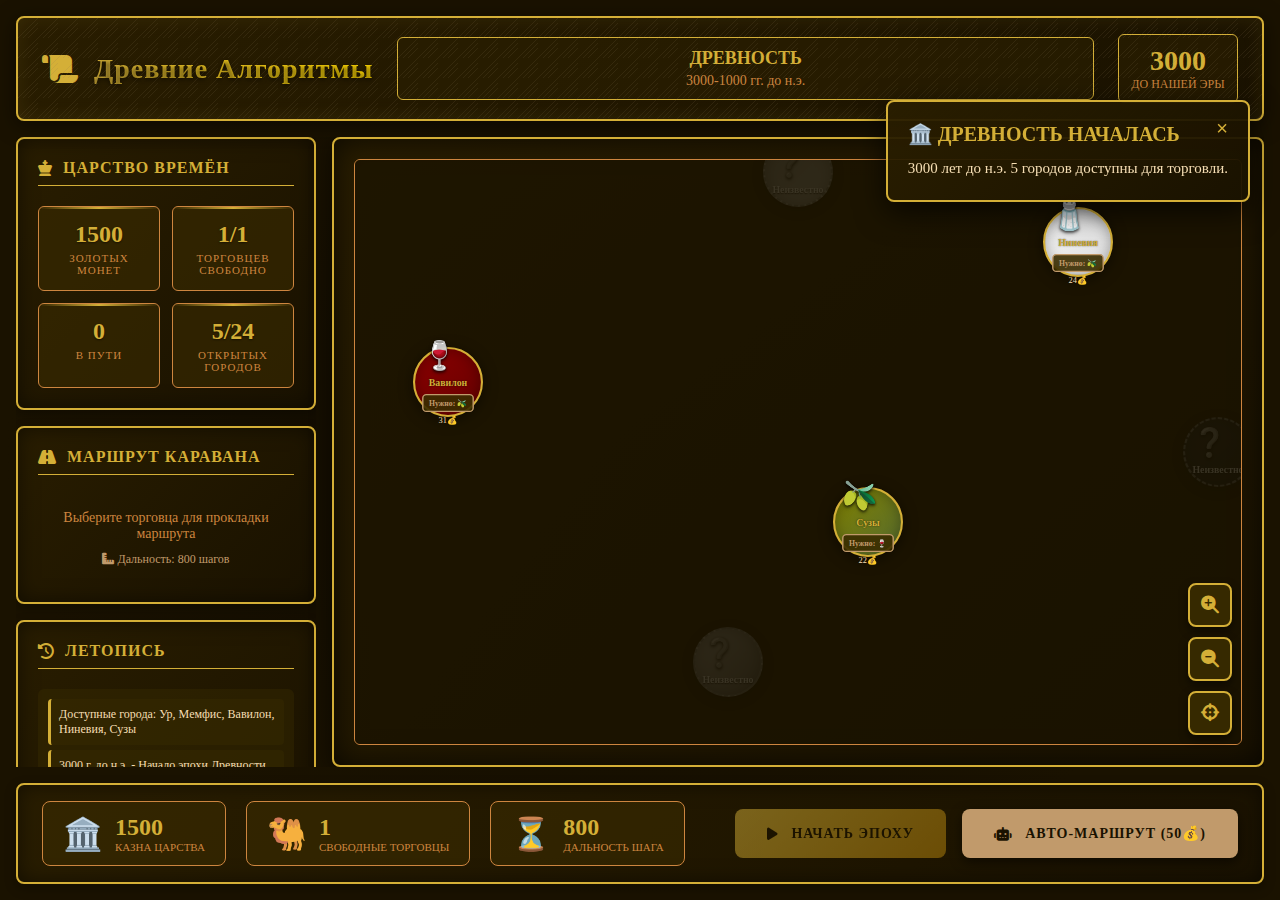
<file: Antic_Traider/index_v2.html>
<!DOCTYPE html>
<html lang="ru">
<head>
    <meta charset="UTF-8">
    <meta name="viewport" content="width=device-width, initial-scale=1.0">
    <title>Древние Алгоритмы | Торговый Симулятор</title>
    <link rel="stylesheet" href="https://cdnjs.cloudflare.com/ajax/libs/font-awesome/6.4.0/css/all.min.css">
    <style>
        * {
            margin: 0;
            padding: 0;
            box-sizing: border-box;
        }

        @font-face {
            font-family: 'Ancient';
            src: url('https://fonts.googleapis.com/css2?family=Cinzel:wght@400;700&display=swap');
        }

        :root {
            --color-bg: #1a1200;
            --color-surface: #2a1e00;
            --color-card: #3a2c00;
            --color-primary: #d4af37;
            --color-success: #8b7355;
            --color-warning: #c19a6b;
            --color-danger: #8b0000;
            --color-info: #b8860b;
            --color-text: #f5deb3;
            --color-text-muted: #cd853f;
            --border-radius: 8px;
            --font-main: 'Cinzel', serif;
        }

        body {
            background: 
                radial-gradient(ellipse at center, #0f0a00 0%, #1a1200 70%),
                url('data:image/svg+xml;utf8,<svg width="100" height="100" xmlns="http://www.w3.org/2000/svg"><defs><pattern id="parchment" patternUnits="userSpaceOnUse" width="100" height="100"><rect width="100" height="100" fill="%231a1200"/><path d="M0,50 Q25,40 50,50 T100,50" stroke="%233a2c00" stroke-width="1" fill="none" opacity="0.2"/><path d="M50,0 Q40,25 50,50 T50,100" stroke="%233a2c00" stroke-width="1" fill="none" opacity="0.2"/></pattern></defs></svg>');
            color: var(--color-text);
            min-height: 100vh;
            overflow: hidden;
            padding: 16px;
            font-family: var(--font-main);
        }

        .game-container {
            max-width: 1800px;
            height: calc(100vh - 32px);
            margin: 0 auto;
            display: grid;
            grid-template-rows: auto 1fr auto;
            gap: 16px;
        }

        /* Верхняя панель */
        .header {
            background: 
                linear-gradient(135deg, rgba(42, 30, 0, 0.9), rgba(26, 18, 0, 0.9)),
                url('data:image/svg+xml;utf8,<svg width="100" height="100" xmlns="http://www.w3.org/2000/svg"><defs><pattern id="stone" patternUnits="userSpaceOnUse" width="100" height="100"><rect width="100" height="100" fill="%232a1e00"/><path d="M0,20 L100,20 M0,40 L100,40 M0,60 L100,60 M0,80 L100,80" stroke="%233a2c00" stroke-width="2"/></pattern></defs></svg>');
            border-radius: var(--border-radius);
            padding: 16px 24px;
            border: 2px solid var(--color-primary);
            box-shadow: 
                0 4px 20px rgba(0, 0, 0, 0.5),
                inset 0 0 20px rgba(212, 175, 55, 0.1);
            display: grid;
            grid-template-columns: auto 1fr auto;
            gap: 24px;
            align-items: center;
            position: relative;
            overflow: hidden;
        }

        .header::before {
            content: '';
            position: absolute;
            top: 0;
            left: 0;
            right: 0;
            bottom: 0;
            background: url('data:image/svg+xml;utf8,<svg width="100" height="100" xmlns="http://www.w3.org/2000/svg"><defs><pattern id="crack" patternUnits="userSpaceOnUse" width="20" height="20"><path d="M0,20 L20,0 M5,20 L20,5 M10,20 L20,10" stroke="%238b7355" stroke-width="0.5" opacity="0.3"/></pattern></defs><rect width="100%" height="100%" fill="url(%23crack)"/></svg>');
            pointer-events: none;
        }

        .game-title {
            display: flex;
            align-items: center;
            gap: 16px;
        }

        .game-title h1 {
            font-size: 28px;
            background: linear-gradient(90deg, var(--color-primary), #ffd700);
            -webkit-background-clip: text;
            -webkit-text-fill-color: transparent;
            font-weight: 700;
            text-shadow: 0 2px 4px rgba(0, 0, 0, 0.5);
            letter-spacing: 1px;
        }

        .era-display {
            text-align: center;
            min-width: 180px;
            background: rgba(42, 30, 0, 0.7);
            padding: 10px 20px;
            border-radius: 6px;
            border: 1px solid var(--color-primary);
        }

        .era-name {
            font-size: 18px;
            font-weight: 700;
            color: var(--color-primary);
            margin-bottom: 4px;
        }

        .era-year {
            font-size: 14px;
            color: var(--color-text-muted);
        }

        .year-display {
            text-align: center;
            min-width: 120px;
            background: rgba(42, 30, 0, 0.7);
            padding: 10px;
            border-radius: 6px;
            border: 1px solid var(--color-primary);
        }

        .year-number {
            font-size: 28px;
            font-weight: 700;
            color: var(--color-primary);
        }

        .year-label {
            font-size: 12px;
            color: var(--color-text-muted);
        }

        /* Основная область */
        .main-area {
            display: grid;
            grid-template-columns: 300px 1fr;
            gap: 16px;
            height: 100%;
            overflow: hidden;
        }

        /* Левая панель */
        .left-panel {
            display: flex;
            flex-direction: column;
            gap: 16px;
            overflow-y: auto;
        }

        .stats-section {
            background: 
                linear-gradient(135deg, rgba(42, 30, 0, 0.9), rgba(26, 18, 0, 0.9)),
                url('data:image/svg+xml;utf8,<svg width="100" height="100" xmlns="http://www.w3.org/2000/svg"><defs><pattern id="wood" patternUnits="userSpaceOnUse" width="100" height="100"><rect width="100" height="100" fill="%232a1e00"/><path d="M0,0 L100,100 M0,100 L100,0" stroke="%233a2c00" stroke-width="1" opacity="0.2"/></pattern></defs></svg>');
            border-radius: var(--border-radius);
            padding: 20px;
            border: 2px solid var(--color-primary);
            box-shadow: 
                inset 0 0 20px rgba(0, 0, 0, 0.5),
                0 4px 12px rgba(0, 0, 0, 0.3);
        }

        .section-title {
            font-size: 16px;
            font-weight: 700;
            color: var(--color-primary);
            display: flex;
            align-items: center;
            gap: 10px;
            margin-bottom: 20px;
            text-transform: uppercase;
            letter-spacing: 1px;
            border-bottom: 1px solid var(--color-primary);
            padding-bottom: 8px;
        }

        .stats-grid {
            display: grid;
            grid-template-columns: repeat(2, 1fr);
            gap: 12px;
        }

        .stat-card {
            background: rgba(58, 44, 0, 0.6);
            border-radius: 6px;
            padding: 14px;
            text-align: center;
            border: 1px solid var(--color-text-muted);
            transition: all 0.3s ease;
            position: relative;
            overflow: hidden;
        }

        .stat-card::before {
            content: '';
            position: absolute;
            top: 0;
            left: 0;
            right: 0;
            height: 2px;
            background: linear-gradient(90deg, transparent, var(--color-primary), transparent);
        }

        .stat-card:hover {
            border-color: var(--color-primary);
            transform: translateY(-2px);
            box-shadow: 0 4px 12px rgba(212, 175, 55, 0.2);
        }

        .stat-value {
            font-size: 24px;
            font-weight: 700;
            margin-bottom: 4px;
            color: var(--color-primary);
            text-shadow: 0 1px 2px rgba(0, 0, 0, 0.5);
        }

        .stat-label {
            font-size: 11px;
            color: var(--color-text-muted);
            text-transform: uppercase;
            letter-spacing: 1px;
        }

        /* Карта */
        .map-section {
            background: 
                linear-gradient(135deg, rgba(42, 30, 0, 0.9), rgba(26, 18, 0, 0.9)),
                url('data:image/svg+xml;utf8,<svg width="200" height="200" xmlns="http://www.w3.org/2000/svg"><defs><pattern id="ancientMap" patternUnits="userSpaceOnUse" width="200" height="200"><rect width="200" height="200" fill="%232a1e00"/><path d="M20,20 L180,20 M20,40 L180,40 M20,60 L180,60 M20,80 L180,80 M20,100 L180,100 M20,120 L180,120 M20,140 L180,140 M20,160 L180,160 M20,180 L180,180 M40,20 L40,180 M60,20 L60,180 M80,20 L80,180 M100,20 L100,180 M120,20 L120,180 M140,20 L140,180 M160,20 L160,180" stroke="%233a2c00" stroke-width="1" opacity="0.2"/></pattern></defs></svg>');
            border-radius: var(--border-radius);
            padding: 20px;
            border: 2px solid var(--color-primary);
            box-shadow: 
                inset 0 0 30px rgba(0, 0, 0, 0.7),
                0 4px 20px rgba(0, 0, 0, 0.5);
            position: relative;
            overflow: hidden;
        }

        .map-controls {
            position: absolute;
            bottom: 30px;
            right: 30px;
            display: flex;
            flex-direction: column;
            gap: 10px;
            z-index: 100;
        }

        .map-control-btn {
            width: 44px;
            height: 44px;
            border-radius: 8px;
            background: rgba(58, 44, 0, 0.9);
            border: 2px solid var(--color-primary);
            color: var(--color-primary);
            display: flex;
            align-items: center;
            justify-content: center;
            cursor: pointer;
            transition: all 0.3s ease;
            font-size: 18px;
            box-shadow: 0 4px 8px rgba(0, 0, 0, 0.5);
        }

        .map-control-btn:hover {
            background: var(--color-primary);
            color: #1a1200;
            transform: scale(1.1);
        }

        .map-container-wrapper {
            width: 100%;
            height: 100%;
            position: relative;
            overflow: hidden;
            border-radius: 6px;
            cursor: grab;
            border: 1px solid var(--color-text-muted);
        }

        .map-container-wrapper:active {
            cursor: grabbing;
        }

        #gameMap {
            width: 2200px;
            height: 1800px;
            background: rgba(26, 18, 0, 0.7);
            position: relative;
            transform-origin: 0 0;
            transition: transform 0.1s ease;
        }

        /* Города */
        .city {
            position: absolute;
            width: 100px;
            height: 100px;
            border-radius: 50%;
            display: flex;
            flex-direction: column;
            align-items: center;
            justify-content: center;
            transform: translate(-50%, -50%);
            transition: all 0.3s ease;
            cursor: pointer;
            z-index: 10;
            border: 3px solid transparent;
            box-shadow: 
                0 4px 20px rgba(0, 0, 0, 0.5),
                inset 0 0 20px rgba(0, 0, 0, 0.3);
        }

        .city.locked {
            opacity: 0.2;
            filter: grayscale(1);
            cursor: not-allowed;
            border: 3px dashed #555 !important;
        }

        .city.active {
            border-color: var(--color-primary);
            animation: cityPulse 3s infinite;
        }

        .city.has-trader {
            animation: cityPulse 1.5s infinite;
        }

        @keyframes cityPulse {
            0% { 
                box-shadow: 
                    0 0 0 0 rgba(212, 175, 55, 0.7),
                    0 4px 20px rgba(0, 0, 0, 0.5); 
            }
            70% { 
                box-shadow: 
                    0 0 0 20px rgba(212, 175, 55, 0),
                    0 4px 20px rgba(0, 0, 0, 0.5); 
            }
            100% { 
                box-shadow: 
                    0 0 0 0 rgba(212, 175, 55, 0),
                    0 4px 20px rgba(0, 0, 0, 0.5); 
            }
        }

        .city-icon {
            font-size: 40px;
            margin-bottom: 8px;
            text-shadow: 0 2px 4px rgba(0, 0, 0, 0.5);
            filter: drop-shadow(0 2px 2px rgba(0, 0, 0, 0.5));
        }

        .city-name {
            font-size: 14px;
            font-weight: 700;
            margin-bottom: 4px;
            text-align: center;
            color: var(--color-primary);
            text-shadow: 0 1px 2px rgba(0, 0, 0, 0.8);
        }

        .city-info {
            font-size: 12px;
            text-align: center;
            line-height: 1.3;
        }

        .city-demand {
            color: var(--color-warning);
            font-weight: 600;
            background: rgba(58, 44, 0, 0.9);
            padding: 4px 8px;
            border-radius: 6px;
            margin: 4px 0;
            border: 2px solid var(--color-warning);
            display: inline-block;
            font-size: 11px;
        }

        .city-traders {
            position: absolute;
            top: -8px;
            right: -8px;
            background: var(--color-success);
            color: #1a1200;
            font-size: 14px;
            font-weight: bold;
            width: 26px;
            height: 26px;
            border-radius: 50%;
            display: flex;
            align-items: center;
            justify-content: center;
            border: 2px solid #1a1200;
            box-shadow: 0 3px 6px rgba(0, 0, 0, 0.5);
            z-index: 15;
        }

        .city-range-indicator {
            position: absolute;
            top: 50%;
            left: 50%;
            transform: translate(-50%, -50%);
            width: calc(var(--merchant-range, 400) * 2px);
            height: calc(var(--merchant-range, 400) * 2px);
            border: 2px dashed rgba(212, 175, 55, 0.4);
            border-radius: 50%;
            pointer-events: none;
            z-index: 5;
            opacity: 0;
            transition: opacity 0.3s ease;
        }

        .city-range-indicator.show {
            opacity: 1;
        }

        /* Торговые пути */
        .trade-route {
            position: absolute;
            height: 4px;
            background: linear-gradient(90deg, var(--color-primary), transparent);
            border-radius: 2px;
            transform-origin: 0 0;
            z-index: 5;
            pointer-events: none;
            box-shadow: 0 0 10px rgba(212, 175, 55, 0.3);
        }

        .trade-route.active {
            background: linear-gradient(90deg, var(--color-success), var(--color-primary));
            box-shadow: 0 0 15px rgba(212, 175, 55, 0.5);
        }

        .trade-route.preview {
            background: rgba(212, 175, 55, 0.3);
            border: 1px dashed var(--color-primary);
            height: 3px;
        }

        .merchant {
            position: absolute;
            width: 36px;
            height: 36px;
            border-radius: 50%;
            background: linear-gradient(135deg, var(--color-warning), #8b7355);
            display: flex;
            align-items: center;
            justify-content: center;
            font-size: 20px;
            transform: translate(-50%, -50%);
            z-index: 20;
            transition: all 2s linear;
            box-shadow: 
                0 4px 15px rgba(0, 0, 0, 0.5),
                inset 0 0 10px rgba(255, 255, 255, 0.2);
            border: 2px solid var(--color-primary);
            cursor: pointer;
        }

        .merchant.idle {
            animation: merchantFloat 3s infinite ease-in-out;
            background: linear-gradient(135deg, var(--color-primary), #b8860b);
        }

        @keyframes merchantFloat {
            0%, 100% { transform: translate(-50%, -50%) translateY(0) scale(1); }
            50% { transform: translate(-50%, -50%) translateY(-8px) scale(1.05); }
        }

        .merchant.selected {
            border-color: var(--color-success);
            box-shadow: 0 0 25px rgba(139, 115, 85, 0.9);
            animation: merchantSelected 1.5s infinite;
        }

        @keyframes merchantSelected {
            0%, 100% { transform: translate(-50%, -50%) scale(1); }
            50% { transform: translate(-50%, -50%) scale(1.15); }
        }

        /* Нижняя панель */
        .footer {
            background: 
                linear-gradient(135deg, rgba(42, 30, 0, 0.9), rgba(26, 18, 0, 0.9)),
                url('data:image/svg+xml;utf8,<svg width="100" height="100" xmlns="http://www.w3.org/2000/svg"><defs><pattern id="marble" patternUnits="userSpaceOnUse" width="100" height="100"><rect width="100" height="100" fill="%232a1e00"/><path d="M0,0 Q25,15 50,0 T100,0" stroke="%233a2c00" stroke-width="2" fill="none" opacity="0.3"/></pattern></defs></svg>');
            border-radius: var(--border-radius);
            padding: 16px 24px;
            border: 2px solid var(--color-primary);
            display: grid;
            grid-template-columns: 1fr auto;
            gap: 24px;
            align-items: center;
            box-shadow: 
                inset 0 0 20px rgba(0, 0, 0, 0.5),
                0 4px 12px rgba(0, 0, 0, 0.3);
        }

        .action-buttons {
            display: flex;
            gap: 16px;
        }

        .action-btn {
            padding: 16px 32px;
            border-radius: 8px;
            border: none;
            font-weight: 700;
            font-size: 14px;
            cursor: pointer;
            transition: all 0.3s cubic-bezier(0.4, 0, 0.2, 1);
            display: flex;
            align-items: center;
            gap: 12px;
            min-width: 200px;
            justify-content: center;
            font-family: var(--font-main);
            text-transform: uppercase;
            letter-spacing: 1px;
            box-shadow: 0 4px 12px rgba(0, 0, 0, 0.5);
        }

        .action-btn.primary {
            background: linear-gradient(135deg, var(--color-primary), #b8860b);
            color: #1a1200;
        }

        .action-btn.primary:hover:not(:disabled) {
            transform: translateY(-3px);
            box-shadow: 0 10px 25px rgba(212, 175, 55, 0.5);
        }

        .action-btn.warning {
            background: linear-gradient(135deg, var(--color-warning), #c19a6b);
            color: #1a1200;
        }

        .action-btn:disabled {
            opacity: 0.5;
            cursor: not-allowed;
            transform: none !important;
            box-shadow: none !important;
        }

        /* Уведомления */
        .notification {
            position: fixed;
            top: 100px;
            right: 30px;
            background: linear-gradient(135deg, rgba(42, 30, 0, 0.95), rgba(26, 18, 0, 0.95));
            border: 2px solid var(--color-primary);
            border-radius: 8px;
            padding: 20px;
            min-width: 350px;
            max-width: 450px;
            z-index: 1000;
            transform: translateX(400px);
            transition: transform 0.5s cubic-bezier(0.175, 0.885, 0.32, 1.275);
            box-shadow: 0 10px 30px rgba(0, 0, 0, 0.7);
        }

        .notification.show {
            transform: translateX(0);
        }

        .notification-title {
            font-size: 20px;
            font-weight: 700;
            color: var(--color-primary);
            margin-bottom: 10px;
            display: flex;
            align-items: center;
            gap: 10px;
        }

        .notification-message {
            font-size: 15px;
            color: var(--color-text);
            line-height: 1.6;
        }

        .notification-close {
            position: absolute;
            top: 10px;
            right: 10px;
            background: none;
            border: none;
            color: var(--color-primary);
            font-size: 20px;
            cursor: pointer;
            transition: all 0.3s ease;
            width: 32px;
            height: 32px;
            display: flex;
            align-items: center;
            justify-content: center;
            border-radius: 50%;
        }

        .notification-close:hover {
            background: var(--color-primary);
            color: #1a1200;
        }

        /* Модальные окна */
        .modal {
            position: fixed;
            top: 0;
            left: 0;
            right: 0;
            bottom: 0;
            background: rgba(10, 7, 0, 0.95);
            display: flex;
            align-items: center;
            justify-content: center;
            z-index: 2000;
            opacity: 0;
            pointer-events: none;
            transition: opacity 0.3s ease;
            backdrop-filter: blur(5px);
        }

        .modal.active {
            opacity: 1;
            pointer-events: all;
        }

        .modal-content {
            background: 
                linear-gradient(135deg, rgba(42, 30, 0, 0.95), rgba(26, 18, 0, 0.95)),
                url('data:image/svg+xml;utf8,<svg width="200" height="200" xmlns="http://www.w3.org/2000/svg"><defs><pattern id="modalPapyrus" patternUnits="userSpaceOnUse" width="200" height="200"><rect width="200" height="200" fill="%232a1e00"/><path d="M0,100 Q50,80 100,100 T200,100" stroke="%238b7355" stroke-width="1" fill="none" opacity="0.1"/></pattern></defs></svg>');
            border-radius: 12px;
            padding: 40px;
            max-width: 600px;
            width: 90%;
            max-height: 90vh;
            overflow-y: auto;
            border: 3px solid var(--color-primary);
            box-shadow: 
                0 20px 60px rgba(0, 0, 0, 0.8),
                inset 0 0 30px rgba(212, 175, 55, 0.1);
            position: relative;
            text-align: center;
        }

        .modal-close {
            position: absolute;
            top: 20px;
            right: 20px;
            background: none;
            border: none;
            color: var(--color-primary);
            font-size: 24px;
            cursor: pointer;
            transition: all 0.3s ease;
            width: 40px;
            height: 40px;
            display: flex;
            align-items: center;
            justify-content: center;
            border-radius: 50%;
        }

        .modal-close:hover {
            background: var(--color-primary);
            color: #1a1200;
            transform: rotate(90deg);
        }

        .modal-title {
            font-size: 28px;
            color: var(--color-primary);
            margin-bottom: 20px;
            text-align: center;
            text-shadow: 0 2px 4px rgba(0, 0, 0, 0.5);
            border-bottom: 2px solid var(--color-primary);
            padding-bottom: 15px;
        }

        /* Результаты игры */
        .results-grid {
            display: grid;
            grid-template-columns: repeat(2, 1fr);
            gap: 20px;
            margin: 30px 0;
        }

        .result-stat {
            background: rgba(58, 44, 0, 0.6);
            padding: 20px;
            border-radius: 8px;
            text-align: center;
            border: 1px solid var(--color-text-muted);
        }

        .result-value {
            font-size: 32px;
            font-weight: 700;
            color: var(--color-primary);
            margin-bottom: 8px;
            text-shadow: 0 2px 4px rgba(0, 0, 0, 0.5);
        }

        .result-label {
            font-size: 12px;
            color: var(--color-text-muted);
            text-transform: uppercase;
            letter-spacing: 1px;
        }

        .strategy-analysis {
            background: rgba(58, 44, 0, 0.6);
            padding: 20px;
            border-radius: 8px;
            margin: 20px 0;
            border-left: 4px solid var(--color-success);
        }

        .analysis-title {
            color: var(--color-success);
            margin-bottom: 15px;
            font-size: 18px;
        }

        .strategy-tip {
            background: rgba(212, 175, 55, 0.1);
            padding: 15px;
            border-radius: 6px;
            margin: 15px 0;
            border: 1px solid var(--color-primary);
        }

        .strategy-tip h4 {
            color: var(--color-primary);
            margin-bottom: 10px;
            display: flex;
            align-items: center;
            gap: 10px;
        }
    </style>
</head>
<body>
    <div class="game-container">
        <!-- Верхняя панель -->
        <div class="header">
            <div class="game-title">
                <i class="fas fa-scroll" style="color: var(--color-primary); font-size: 32px;"></i>
                <h1>Древние Алгоритмы</h1>
            </div>
            
            <div class="era-display">
                <div class="era-name" id="eraName">ДРЕВНОСТЬ</div>
                <div class="era-year" id="eraYears">3000-1000 гг. до н.э.</div>
            </div>
            
            <div class="year-display">
                <div class="year-number" id="yearNumber">3000</div>
                <div class="year-label">ДО НАШЕЙ ЭРЫ</div>
            </div>
        </div>

        <!-- Основная область -->
        <div class="main-area">
            <!-- Левая панель -->
            <div class="left-panel">
                <div class="stats-section">
                    <div class="section-title">
                        <i class="fas fa-chess-king"></i>
                        <span>ЦАРСТВО ВРЕМЁН</span>
                    </div>
                    <div class="stats-grid">
                        <div class="stat-card">
                            <div class="stat-value" id="statGold">1500</div>
                            <div class="stat-label">ЗОЛОТЫХ МОНЕТ</div>
                        </div>
                        <div class="stat-card">
                            <div class="stat-value" id="statTraders">1/1</div>
                            <div class="stat-label">ТОРГОВЦЕВ СВОБОДНО</div>
                        </div>
                        <div class="stat-card">
                            <div class="stat-value" id="statActiveTraders">0</div>
                            <div class="stat-label">В ПУТИ</div>
                        </div>
                        <div class="stat-card">
                            <div class="stat-value" id="statCities">5/24</div>
                            <div class="stat-label">ОТКРЫТЫХ ГОРОДОВ</div>
                        </div>
                    </div>
                </div>

                <div class="stats-section">
                    <div class="section-title">
                        <i class="fas fa-road"></i>
                        <span>МАРШРУТ КАРАВАНА</span>
                    </div>
                    <div id="routeInfo" style="color: var(--color-text-muted); font-size: 14px; padding: 15px; text-align: center;">
                        <div id="traderSelectionInfo">Выберите торговца для прокладки маршрута</div>
                        <div id="rangeInfo" style="margin-top: 10px; font-size: 12px; color: var(--color-warning);">
                            <i class="fas fa-ruler-combined"></i> Дальность: <span id="currentRange">400</span> шагов
                        </div>
                    </div>
                    <div id="selectedRoute" style="display: none;">
                        <div style="margin-bottom: 15px; padding: 12px; background: rgba(58, 44, 0, 0.6); border-radius: 6px;">
                            <div style="color: var(--color-primary); font-weight: bold; margin-bottom: 8px; font-size: 13px;" id="routeCities"></div>
                            <div style="color: var(--color-warning); font-size: 11px; display: flex; justify-content: space-between;">
                                <span>Длина: <span id="routeDistance">0</span> шагов</span>
                                <span>Прибыль: <span id="routeProfit">0</span>💰</span>
                            </div>
                        </div>
                        <div style="display: flex; gap: 10px;">
                            <button id="confirmRouteBtn" class="action-btn primary" style="flex: 1; padding: 12px; font-size: 13px;">
                                <i class="fas fa-check"></i>
                                <span>ПОДТВЕРДИТЬ</span>
                            </button>
                            <button id="cancelRouteBtn" class="action-btn warning" style="width: 60px; padding: 12px; font-size: 13px;">
                                <i class="fas fa-times"></i>
                            </button>
                        </div>
                    </div>
                </div>

                <div class="stats-section">
                    <div class="section-title">
                        <i class="fas fa-history"></i>
                        <span>ЛЕТОПИСЬ</span>
                    </div>
                    <div id="eventLog" style="height: 200px; overflow-y: auto; padding: 10px; background: rgba(58, 44, 0, 0.4); border-radius: 6px;">
                        <div style="color: var(--color-text-muted); font-size: 12px; text-align: center; padding: 20px;">
                            События будут появляться здесь
                        </div>
                    </div>
                </div>
            </div>

            <!-- Карта -->
            <div class="map-section">
                <div class="map-container-wrapper" id="mapWrapper">
                    <div id="gameMap">
                        <!-- Города и пути будут добавлены через JS -->
                    </div>
                </div>
                
                <div class="map-controls">
                    <button class="map-control-btn" id="zoomInBtn">
                        <i class="fas fa-search-plus"></i>
                    </button>
                    <button class="map-control-btn" id="zoomOutBtn">
                        <i class="fas fa-search-minus"></i>
                    </button>
                    <button class="map-control-btn" id="centerMapBtn">
                        <i class="fas fa-crosshairs"></i>
                    </button>
                </div>
            </div>
        </div>

        <!-- Нижняя панель -->
        <div class="footer">
            <div style="display: flex; align-items: center; gap: 20px;">
                <div style="display: flex; align-items: center; gap: 12px; background: rgba(58, 44, 0, 0.6); padding: 12px 20px; border-radius: 8px; border: 1px solid var(--color-text-muted);">
                    <div style="font-size: 32px; color: var(--color-primary);">🏛️</div>
                    <div>
                        <div style="font-size: 24px; font-weight: 700; color: var(--color-primary);" id="goldValue">1500</div>
                        <div style="font-size: 11px; color: var(--color-text-muted); text-transform: uppercase;">КАЗНА ЦАРСТВА</div>
                    </div>
                </div>
                
                <div style="display: flex; align-items: center; gap: 12px; background: rgba(58, 44, 0, 0.6); padding: 12px 20px; border-radius: 8px; border: 1px solid var(--color-text-muted);">
                    <div style="font-size: 32px; color: var(--color-primary);">🐫</div>
                    <div>
                        <div style="font-size: 24px; font-weight: 700; color: var(--color-primary);" id="freeTradersValue">1</div>
                        <div style="font-size: 11px; color: var(--color-text-muted); text-transform: uppercase;">СВОБОДНЫЕ ТОРГОВЦЫ</div>
                    </div>
                </div>
                
                <div style="display: flex; align-items: center; gap: 12px; background: rgba(58, 44, 0, 0.6); padding: 12px 20px; border-radius: 8px; border: 1px solid var(--color-text-muted);">
                    <div style="font-size: 32px; color: var(--color-primary);">⏳</div>
                    <div>
                        <div style="font-size: 24px; font-weight: 700; color: var(--color-primary);" id="routeLengthValue">400</div>
                        <div style="font-size: 11px; color: var(--color-text-muted); text-transform: uppercase;">ДАЛЬНОСТЬ ШАГА</div>
                    </div>
                </div>
            </div>
            
            <div class="action-buttons">
                <button class="action-btn primary" id="playPauseBtn">
                    <i class="fas fa-play"></i>
                    <span>НАЧАТЬ ЭПОХУ</span>
                </button>
                <button class="action-btn warning" id="autoRouteBtn" disabled>
                    <i class="fas fa-robot"></i>
                    <span>АВТО-МАРШРУТ (50💰)</span>
                </button>
            </div>
        </div>
    </div>

    <!-- Модальное окно подтверждения -->
    <div class="modal" id="confirmModal">
        <div class="modal-content">
            <h2 class="modal-title">⚠️ ОСТАЛИСЬ СВОБОДНЫЕ ТОРГОВЦЫ</h2>
            <div style="text-align: center; margin-bottom: 30px;">
                <div style="font-size: 80px; color: var(--color-warning); margin-bottom: 20px;">
                    <i class="fas fa-exclamation-triangle"></i>
                </div>
                <div style="font-size: 18px; color: var(--color-text); line-height: 1.6;">
                    У вас осталось <span id="freeTradersCount" style="color: var(--color-primary); font-weight: bold;">1</span> свободных торговцев.<br>
                    Вы уверены, что хотите продолжить без их распределения?
                </div>
            </div>
            
            <div style="display: flex; gap: 20px; justify-content: center;">
                <button class="action-btn primary" id="confirmContinueBtn" style="min-width: 180px;">
                    <i class="fas fa-play"></i>
                    <span>ПРОДОЛЖИТЬ</span>
                </button>
                <button class="action-btn warning" id="cancelContinueBtn" style="min-width: 180px;">
                    <i class="fas fa-edit"></i>
                    <span>РАСПРЕДЕЛИТЬ</span>
                </button>
            </div>
        </div>
    </div>

    <!-- Уведомления -->
    <div class="notification" id="notification">
        <button class="notification-close">&times;</button>
        <div class="notification-title" id="notificationTitle"></div>
        <div class="notification-message" id="notificationMessage"></div>
    </div>

    <!-- Модальное окно результатов -->
    <div class="modal" id="resultsModal">
        <div class="modal-content">
            <h2 class="modal-title" id="resultsTitle">ИГРА ЗАВЕРШЕНА!</h2>
            <div style="text-align: center; margin-bottom: 30px; font-size: 18px; color: var(--color-text);" id="resultsMessage"></div>
            
            <div class="results-grid">
                <div class="result-stat">
                    <div class="result-value" id="finalGold">0</div>
                    <div class="result-label">ФИНАЛЬНАЯ КАЗНА</div>
                </div>
                <div class="result-stat">
                    <div class="result-value" id="finalRoutes">0</div>
                    <div class="result-label">СОЗДАНО ПУТЕЙ</div>
                </div>
                <div class="result-stat">
                    <div class="result-value" id="finalTraders">0</div>
                    <div class="result-label">ТОРГОВЦЕВ МАКС</div>
                </div>
                <div class="result-stat">
                    <div class="result-value" id="finalScore">0</div>
                    <div class="result-label">ОЦЕНКА ЦАРЯ</div>
                </div>
            </div>

            <div class="strategy-analysis">
                <h3 class="analysis-title"><i class="fas fa-chart-bar"></i> АНАЛИЗ СТРАТЕГИИ</h3>
                <div id="strategyAnalysis"></div>
            </div>

            <button class="action-btn primary" style="margin-top: 30px; width: 100%;" onclick="location.reload()">
                <i class="fas fa-redo"></i>
                <span>НАЧАТЬ НОВУЮ ИГРУ</span>
            </button>
        </div>
    </div>

    <script>
        class HistoricalTradingGame {
            constructor() {
                // Игровые состояния
                this.gold = 1500;
                this.totalTraders = 1;
                this.availableTraders = 1;
                this.activeTraders = 0;
                this.year = -3000;
                this.maxYears = 5020;
                this.gameOver = false;
                this.isPlaying = false;
                this.currentEra = 0;
                this.merchantRange = 800; // Дальность в пикселях
                
                // Эпохи
                this.eras = [
                    { name: "ДРЕВНОСТЬ", start: -3000, end: -1000, color: "#8b7355", icon: "🏺" },
                    { name: "АНТИЧНОСТЬ", start: -999, end: 476, color: "#d4af37", icon: "⚔️" },
                    { name: "СРЕДНЕВЕКОВЬЕ", start: 477, end: 1492, color: "#8b0000", icon: "🏰" },
                    { name: "НОВОЕ ВРЕМЯ", start: 1493, end: 1914, color: "#b8860b", icon: "⚓" },
                    { name: "СОВРЕМЕННОСТЬ", start: 1915, end: 2020, color: "#cd853f", icon: "🚀" }
                ];
                
                // Города и торговцы
                this.cities = [];
                this.traders = [];
                this.routes = [];
                this.discoveredCities = new Set();
                
                // Города для открытия при доставке нужного ресурса
                this.cityConnections = new Map();
                
                // Выбор маршрута
                this.selectedTrader = null;
                this.routeInProgress = [];
                this.previewRoutes = [];
                this.showingRange = false;
                
                // Стоимость содержания
                this.upkeepPerTrader = 2;
                this.upkeepPerCity = 1;
                
                // Исторические события
                this.events = [];
                this.lastEventYear = -3000;
                
                // Управление картой
                this.mapScale = 0.7;
                this.mapX = 0;
                this.mapY = 0;
                this.isDragging = false;
                this.dragStartX = 0;
                this.dragStartY = 0;
                this.mapStartX = 0;
                this.mapStartY = 0;
                
                // Ресурсы по эпохам
                this.resourcesByEra = [
                    // Древность
                    [
                        { id: 'grain', name: 'Пшеница', icon: '🌾', value: 20, demand: 'wine' },
                        { id: 'wine', name: 'Вино', icon: '🍷', value: 30, demand: 'oil' },
                        { id: 'oil', name: 'Масло', icon: '🫒', value: 25, demand: 'grain' },
                        { id: 'copper', name: 'Медь', icon: '🔧', value: 35, demand: 'wine' },
                        { id: 'salt', name: 'Соль', icon: '🧂', value: 22, demand: 'grain' }
                    ],
                    // Античность
                    [
                        { id: 'grain', name: 'Пшеница', icon: '🌾', value: 25, demand: 'wine' },
                        { id: 'wine', name: 'Вино', icon: '🍷', value: 35, demand: 'marble' },
                        { id: 'marble', name: 'Мрамор', icon: '🗿', value: 45, demand: 'oil' },
                        { id: 'metal', name: 'Бронза', icon: '🛡️', value: 40, demand: 'grain' },
                        { id: 'glass', name: 'Стекло', icon: '🥃', value: 37, demand: 'wine' }
                    ],
                    // Средневековье
                    [
                        { id: 'grain', name: 'Пшеница', icon: '🌾', value: 30, demand: 'wine' },
                        { id: 'wine', name: 'Вино', icon: '🍷', value: 40, demand: 'spice' },
                        { id: 'spice', name: 'Пряности', icon: '🌶️', value: 50, demand: 'silk' },
                        { id: 'silk', name: 'Шёлк', icon: '👘', value: 55, demand: 'metal' },
                        { id: 'metal', name: 'Железо', icon: '⚔️', value: 45, demand: 'grain' },
                        { id: 'fur', name: 'Меха', icon: '🧥', value: 42, demand: 'salt' }
                    ],
                    // Новое время
                    [
                        { id: 'grain', name: 'Пшеница', icon: '🌾', value: 35, demand: 'silk' },
                        { id: 'silk', name: 'Шёлк', icon: '👘', value: 65, demand: 'spice' },
                        { id: 'spice', name: 'Пряности', icon: '🌶️', value: 75, demand: 'tea' },
                        { id: 'tea', name: 'Чай', icon: '🍵', value: 60, demand: 'coffee' },
                        { id: 'coffee', name: 'Кофе', icon: '☕', value: 70, demand: 'sugar' },
                        { id: 'sugar', name: 'Сахар', icon: '🍬', value: 55, demand: 'grain' },
                        { id: 'cotton', name: 'Хлопок', icon: '👕', value: 50, demand: 'tea' }
                    ],
                    // Современность
                    [
                        { id: 'oil', name: 'Нефть', icon: '🛢️', value: 100, demand: 'tech' },
                        { id: 'tech', name: 'Техника', icon: '💻', value: 150, demand: 'oil' },
                        { id: 'cars', name: 'Авто', icon: '🚗', value: 120, demand: 'oil' },
                        { id: 'medicine', name: 'Лекарства', icon: '💊', value: 130, demand: 'tech' },
                        { id: 'food', name: 'Продукты', icon: '🍔', value: 85, demand: 'tech' },
                        { id: 'electronics', name: 'Электроника', icon: '📱', value: 145, demand: 'oil' }
                    ]
                ];
                
                // Исторические города (расположены дальше друг от друга)
                this.historicalCities = [
                    // Эпоха Древности - 5 активных городов
                    { name: "Ур", era: 0, x: 300, y: 300, isActive: true, connections: [5, 6, 7, 8] },
                    { name: "Мемфис", era: 0, x: 1000, y: 400, isActive: true, connections: [5, 9, 10] },
                    { name: "Вавилон", era: 0, x: 600, y: 800, isActive: true, connections: [6, 7, 11] },
                    { name: "Ниневия", era: 0, x: 1500, y: 600, isActive: true, connections: [8, 11, 12] },
                    { name: "Сузы", era: 0, x: 1200, y: 1000, isActive: true, connections: [9, 10, 13] },
                    
                    // Эпоха Античности - будут открыты
                    { name: "Афины", era: 1, x: 200, y: 1500, isActive: false, connections: [14, 15, 16] },
                    { name: "Рим", era: 1, x: 800, y: 1600, isActive: false, connections: [14, 17, 18] },
                    { name: "Александрия", era: 1, x: 1600, y: 1400, isActive: false, connections: [15, 19, 20] },
                    { name: "Карфаген", era: 1, x: 1800, y: 300, isActive: false, connections: [16, 21, 22] },
                    
                    // Эпоха Средневековья
                    { name: "Константинополь", era: 2, x: 900, y: 200, isActive: false, connections: [17, 19, 23] },
                    { name: "Венеция", era: 2, x: 400, y: 1200, isActive: false, connections: [18, 20, 21] },
                    { name: "Багдад", era: 2, x: 1700, y: 900, isActive: false, connections: [22, 23] },
                    
                    // Эпоха Нового времени
                    { name: "Париж", era: 3, x: 300, y: 700, isActive: false, connections: [] },
                    { name: "Лондон", era: 3, x: 100, y: 500, isActive: false, connections: [] },
                    { name: "Амстердам", era: 3, x: 500, y: 200, isActive: false, connections: [] },
                    
                    // Эпоха Современности
                    { name: "Нью-Йорк", era: 4, x: 1800, y: 1600, isActive: false, connections: [] },
                    { name: "Токио", era: 4, x: 2000, y: 800, isActive: false, connections: [] },
                    { name: "Шанхай", era: 4, x: 1900, y: 1200, isActive: false, connections: [] },
                    { name: "Берлин", era: 4, x: 700, y: 400, isActive: false, connections: [] },
                    { name: "Мумбаи", era: 4, x: 1400, y: 1700, isActive: false, connections: [] },
                    { name: "Стамбул", era: 4, x: 1000, y: 1200, isActive: false, connections: [] },
                    { name: "Каир", era: 4, x: 1100, y: 500, isActive: false, connections: [] },
                    { name: "Дамаск", era: 4, x: 1300, y: 300, isActive: false, connections: [] },
                    { name: "Мадрид", era: 4, x: 200, y: 1000, isActive: false, connections: [] }
                ];
                
                this.init();
            }

            init() {
                this.setupMapControls();
                this.createCities();
                this.createInitialTrader();
                this.setupEventListeners();
                this.updateUI();
                this.updateEra();
                this.centerMap();
                
                this.showNotification("🏛️ ДРЕВНОСТЬ НАЧАЛАСЬ", "3000 лет до н.э. 5 городов доступны для торговли.");
                this.logEvent("3000 г. до н.э. - Начало эпохи Древности");
                this.logEvent("Доступные города: Ур, Мемфис, Вавилон, Ниневия, Сузы");
            }

            setupMapControls() {
                const mapWrapper = document.getElementById('mapWrapper');
                
                mapWrapper.addEventListener('mousedown', (e) => {
                    if (this.gameOver) return;
                    this.isDragging = true;
                    this.dragStartX = e.clientX;
                    this.dragStartY = e.clientY;
                    this.mapStartX = this.mapX;
                    this.mapStartY = this.mapY;
                    mapWrapper.style.cursor = 'grabbing';
                });
                
                document.addEventListener('mousemove', (e) => {
                    if (!this.isDragging || this.gameOver) return;
                    
                    const dx = e.clientX - this.dragStartX;
                    const dy = e.clientY - this.dragStartY;
                    
                    this.mapX = this.mapStartX + dx / this.mapScale;
                    this.mapY = this.mapStartY + dy / this.mapScale;
                    
                    this.updateMapTransform();
                });
                
                document.addEventListener('mouseup', () => {
                    this.isDragging = false;
                    mapWrapper.style.cursor = 'grab';
                });
                
                mapWrapper.addEventListener('wheel', (e) => {
                    if (this.gameOver) return;
                    e.preventDefault();
                    const zoomSpeed = 0.1;
                    const oldScale = this.mapScale;
                    
                    if (e.deltaY < 0) {
                        this.mapScale = Math.min(2, this.mapScale * (1 + zoomSpeed));
                    } else {
                        this.mapScale = Math.max(0.3, this.mapScale * (1 - zoomSpeed));
                    }
                    
                    const rect = mapWrapper.getBoundingClientRect();
                    const mouseX = e.clientX - rect.left;
                    const mouseY = e.clientY - rect.top;
                    
                    const scaleRatio = this.mapScale / oldScale;
                    this.mapX = mouseX - (mouseX - this.mapX) * scaleRatio;
                    this.mapY = mouseY - (mouseY - this.mapY) * scaleRatio;
                    
                    this.updateMapTransform();
                });
                
                document.getElementById('zoomInBtn').addEventListener('click', () => {
                    if (this.gameOver) return;
                    this.mapScale = Math.min(2, this.mapScale * 1.2);
                    this.updateMapTransform();
                });
                
                document.getElementById('zoomOutBtn').addEventListener('click', () => {
                    if (this.gameOver) return;
                    this.mapScale = Math.max(0.3, this.mapScale * 0.8);
                    this.updateMapTransform();
                });
                
                document.getElementById('centerMapBtn').addEventListener('click', () => {
                    if (this.gameOver) return;
                    this.centerMap();
                });
            }

            updateMapTransform() {
                const gameMap = document.getElementById('gameMap');
                gameMap.style.transform = `translate(${this.mapX}px, ${this.mapY}px) scale(${this.mapScale})`;
            }

            centerMap() {
                const wrapper = document.getElementById('mapWrapper');
                const map = document.getElementById('gameMap');
                
                this.mapScale = 0.7;
                this.mapX = (wrapper.clientWidth - map.clientWidth * this.mapScale) / 2;
                this.mapY = (wrapper.clientHeight - map.clientHeight * this.mapScale) / 2;
                
                this.updateMapTransform();
            }

            createCities() {
                const map = document.getElementById('gameMap');
                map.innerHTML = '';
                
                this.cities = [];
                this.historicalCities.forEach((cityData, index) => {
                    const eraResources = this.resourcesByEra[cityData.era];
                    const resource = eraResources[Math.floor(Math.random() * eraResources.length)];
                    
                    // Выбираем ресурс, который требуется городу (отличный от того, что он производит)
                    let demandResource;
                    do {
                        demandResource = eraResources[Math.floor(Math.random() * eraResources.length)];
                    } while (demandResource.id === resource.id);
                    
                    const city = {
                        id: index,
                        ...cityData,
                        resource: resource,
                        demand: demandResource,
                        isDiscovered: cityData.isActive,
                        visitedBy: new Set(),
                        tradersInCity: new Set(),
                        baseValue: resource.value,
                        currentValue: this.calculateCityValue(cityData, resource),
                        gaveTrader: false,
                        element: null,
                        rangeIndicator: null
                    };
                    
                    this.cities.push(city);
                    
                    if (city.isDiscovered) {
                        this.discoveredCities.add(city.id);
                    }
                    
                    // Сохраняем связи для открытия городов
                    if (cityData.connections) {
                        this.cityConnections.set(city.id, cityData.connections);
                    }
                    
                    const cityEl = this.createCityElement(city);
                    city.element = cityEl;
                    map.appendChild(cityEl);
                    
                    // Создаем индикатор дальности (скрытый)
                    const rangeIndicator = document.createElement('div');
                    rangeIndicator.className = 'city-range-indicator';
                    rangeIndicator.style.setProperty('--merchant-range', this.merchantRange);
                    city.rangeIndicator = rangeIndicator;
                    cityEl.appendChild(rangeIndicator);
                });
            }

            calculateCityValue(cityData, resource) {
                let value = resource.value;
                
                const randomFactor = 0.8 + Math.random() * 0.4;
                value *= randomFactor;
                
                const majorCities = ['Ур', 'Вавилон', 'Мемфис', 'Афины', 'Рим', 'Константинополь'];
                if (majorCities.includes(cityData.name)) {
                    value *= 1.3;
                }
                
                return Math.round(value);
            }

            createCityElement(city) {
                const el = document.createElement('div');
                el.className = `city ${city.isDiscovered ? 'active' : 'locked'}`;
                el.style.left = `${city.x}px`;
                el.style.top = `${city.y}px`;
                el.style.background = this.getCityGradient(city.resource.id);
                el.dataset.cityId = city.id;
                
                const cityContent = document.createElement('div');
                cityContent.style.position = 'relative';
                
                if (!city.isDiscovered) {
                    cityContent.innerHTML = `
                        <div class="city-icon">❓</div>
                        <div class="city-name">Неизвестно</div>
                    `;
                } else {
                    cityContent.innerHTML = `
                        <div class="city-icon">${city.resource.icon}</div>
                        <div class="city-name">${city.name}</div>
                        <div class="city-info">
                            <div class="city-demand">Нужно: ${city.demand.icon}</div>
                            <div class="city-value">${city.currentValue}💰</div>
                        </div>
                    `;
                }
                
                el.appendChild(cityContent);
                
                if (city.isDiscovered) {
                    el.addEventListener('click', (e) => {
                        e.stopPropagation();
                        this.selectCityForRoute(city);
                    });
                }
                
                return el;
            }

            updateCityTradersDisplay(city) {
                if (!city.element) return;
                
                const oldCounter = city.element.querySelector('.city-traders');
                if (oldCounter) {
                    oldCounter.remove();
                }
                
                if (city.tradersInCity.size > 0) {
                    const counter = document.createElement('div');
                    counter.className = 'city-traders';
                    counter.textContent = city.tradersInCity.size;
                    city.element.querySelector('div').appendChild(counter);
                }
            }

            getCityGradient(resourceId) {
                const gradients = {
                    'grain': 'linear-gradient(135deg, #d4af37, #b8860b)',
                    'wine': 'linear-gradient(135deg, #8b0000, #660000)',
                    'oil': 'linear-gradient(135deg, #808000, #556b2f)',
                    'copper': 'linear-gradient(135deg, #cd7f32, #b87333)',
                    'salt': 'linear-gradient(135deg, #f5f5f5, #dcdcdc)',
                    'marble': 'linear-gradient(135deg, #f5f5f5, #d3d3d3)',
                    'metal': 'linear-gradient(135deg, #a9a9a9, #696969)',
                    'glass': 'linear-gradient(135deg, #87ceeb, #4682b4)',
                    'silk': 'linear-gradient(135deg, #da70d6, #ba55d3)',
                    'spice': 'linear-gradient(135deg, #ff4500, #dc143c)',
                    'fur': 'linear-gradient(135deg, #8b4513, #654321)',
                    'tea': 'linear-gradient(135deg, #8b7355, #6b5c43)',
                    'coffee': 'linear-gradient(135deg, #8b4513, #654321)',
                    'sugar': 'linear-gradient(135deg, #ffe4e1, #ffb6c1)',
                    'cotton': 'linear-gradient(135deg, #f0f8ff, #e6e6fa)',
                    'tech': 'linear-gradient(135deg, #00bfff, #1e90ff)',
                    'cars': 'linear-gradient(135deg, #ff4500, #ff6347)',
                    'medicine': 'linear-gradient(135deg, #32cd32, #228b22)',
                    'food': 'linear-gradient(135deg, #ffd700, #daa520)',
                    'electronics': 'linear-gradient(135deg, #9370db, #8a2be2)'
                };
                return gradients[resourceId] || 'linear-gradient(135deg, #8b7355, #6b5c43)';
            }

            createInitialTrader() {
                const initialCity = this.cities.find(c => c.name === "Ур");
                if (!initialCity) return;
                
                const trader = {
                    id: 0,
                    name: "Син-Аххе-Риба",
                    cityId: initialCity.id,
                    route: [],
                    currentPosition: 0,
                    isMoving: false,
                    isTraveling: false,
                    cargo: null,
                    goldEarned: 0,
                    element: null,
                    isIdle: true,
                    currentTargetCityId: null
                };
                
                this.traders.push(trader);
                initialCity.tradersInCity.add(trader.id);
                this.updateCityTradersDisplay(initialCity);
                this.createTraderElement(trader);
            }

            createTraderElement(trader) {
                const city = this.cities.find(c => c.id === trader.cityId);
                if (!city) return;
                
                const map = document.getElementById('gameMap');
                const merchant = document.createElement('div');
                merchant.className = `merchant ${trader.isIdle ? 'idle' : ''}`;
                merchant.style.left = `${city.x}px`;
                merchant.style.top = `${city.y}px`;
                merchant.dataset.traderId = trader.id;
                merchant.innerHTML = '🐫';
                
                merchant.addEventListener('click', (e) => {
                    e.stopPropagation();
                    this.selectTrader(trader);
                });
                
                trader.element = merchant;
                map.appendChild(merchant);
            }

            selectTrader(trader) {
                if (this.isPlaying || !trader.isIdle) return;
                
                // Сбрасываем предыдущий выбор
                if (this.selectedTrader) {
                    this.selectedTrader.element.classList.remove('selected');
                    this.clearRoutePreview();
                    this.hideRangeIndicators();
                }
                
                this.selectedTrader = trader;
                trader.element.classList.add('selected');
                
                document.getElementById('traderSelectionInfo').innerHTML = `
                    <strong>${trader.name}</strong> в ${this.cities.find(c => c.id === trader.cityId).name}<br>
                    Выберите города для посещения (не обязательно возвращаться)
                `;
                
                // Показываем индикаторы дальности для всех городов
                this.showRangeIndicators(trader);
                
                this.showPossibleRoutes(trader);
            }

            showRangeIndicators(trader) {
                const startCity = this.cities.find(c => c.id === trader.cityId);
                if (!startCity || !startCity.rangeIndicator) return;
                
                // Показываем индикатор дальности для стартового города
                startCity.rangeIndicator.classList.add('show');
                this.showingRange = true;
            }

            hideRangeIndicators() {
                this.cities.forEach(city => {
                    if (city.rangeIndicator) {
                        city.rangeIndicator.classList.remove('show');
                    }
                });
                this.showingRange = false;
            }

            showPossibleRoutes(trader) {
                this.clearRoutePreview();
                
                const startCity = this.cities.find(c => c.id === trader.cityId);
                const availableCities = this.cities.filter(c => 
                    c.isDiscovered && 
                    c.id !== startCity.id &&
                    this.calculateDistance(startCity, c) <= this.merchantRange
                );
                
                // Подсвечиваем доступные города
                availableCities.forEach(city => {
                    city.element.style.border = '2px dashed var(--color-success)';
                    city.element.style.transform = 'translate(-50%, -50%) scale(1.1)';
                });
                
                // Серым показываем недоступные
                this.cities.filter(c => 
                    c.isDiscovered && 
                    c.id !== startCity.id &&
                    this.calculateDistance(startCity, c) > this.merchantRange
                ).forEach(city => {
                    city.element.style.border = '2px dashed #555';
                    city.element.style.opacity = '0.6';
                });
            }

            selectCityForRoute(city) {
                if (!this.selectedTrader || this.isPlaying) return;
                if (!city.isDiscovered) return;
                
                const startCity = this.cities.find(c => c.id === this.selectedTrader.cityId);
                const distance = this.calculateDistance(startCity, city);
                
                // Проверяем дальность для первого города
                if (this.routeInProgress.length === 0 && distance > this.merchantRange) {
                    this.showNotification("⚠️ Недостаточная дальность", `Требуется ${Math.round(distance)} шагов, доступно ${this.merchantRange}`);
                    return;
                }
                
                // Проверяем дальность для последующих городов
                if (this.routeInProgress.length > 0) {
                    const lastCity = this.routeInProgress[this.routeInProgress.length - 1];
                    const segmentDistance = this.calculateDistance(lastCity, city);
                    if (segmentDistance > this.merchantRange) {
                        this.showNotification("⚠️ Недостаточная дальность", `Требуется ${Math.round(segmentDistance)} шагов, доступно ${this.merchantRange}`);
                        return;
                    }
                }
                
                // Проверяем, можно ли добавить город
                if (this.routeInProgress.includes(city)) {
                    // Удаляем город из маршрута
                    const index = this.routeInProgress.indexOf(city);
                    this.routeInProgress.splice(index, 1);
                    this.resetCityAppearance(city);
                } else {
                    // Проверяем, что это не стартовый город (кроме как последний для завершения цикла)
                    if (city.id === startCity.id && this.routeInProgress.length > 0) {
                        // Это завершение цикла - разрешаем
                        this.routeInProgress.push(city);
                        city.element.style.border = '3px solid var(--color-success)';
                        city.element.style.transform = 'translate(-50%, -50%) scale(1.2)';
                    } else if (city.id !== startCity.id) {
                        this.routeInProgress.push(city);
                        city.element.style.border = '3px solid var(--color-success)';
                        city.element.style.transform = 'translate(-50%, -50%) scale(1.2)';
                    }
                }
                
                // Обновляем отображение маршрута
                this.updateRoutePreview();
                
                // Обновляем информацию о маршруте
                if (this.routeInProgress.length > 0) {
                    document.getElementById('selectedRoute').style.display = 'block';
                    
                    const startCityName = startCity.name;
                    const routeNames = this.routeInProgress.map(c => c.name).join(' → ');
                    const isCyclic = this.routeInProgress[this.routeInProgress.length - 1].id === startCity.id;
                    document.getElementById('routeCities').textContent = 
                        isCyclic ? `${startCityName} → ${routeNames}` : `${startCityName} → ${routeNames} → ...`;
                    
                    // Рассчитываем общую дистанцию
                    let totalDistance = 0;
                    let previousCity = startCity;
                    for (const currentCity of this.routeInProgress) {
                        totalDistance += this.calculateDistance(previousCity, currentCity);
                        previousCity = currentCity;
                    }
                    
                    // Рассчитываем потенциальную прибыль
                    let potentialProfit = 0;
                    for (let i = 0; i < this.routeInProgress.length; i++) {
                        const cityToVisit = this.routeInProgress[i];
                        const cargoCity = i === 0 ? startCity : this.routeInProgress[i-1];
                        
                        if (cargoCity.resource.id === cityToVisit.demand.id) {
                            potentialProfit += Math.round(cityToVisit.currentValue * 1.5);
                        }
                    }
                    
                    document.getElementById('routeDistance').textContent = Math.round(totalDistance);
                    document.getElementById('routeProfit').textContent = potentialProfit;
                } else {
                    document.getElementById('selectedRoute').style.display = 'none';
                }
            }

            resetCityAppearance(city) {
                const startCity = this.selectedTrader ? 
                    this.cities.find(c => c.id === this.selectedTrader.cityId) : null;
                
                if (startCity && city.id !== startCity.id) {
                    const distance = this.calculateDistance(startCity, city);
                    if (distance <= this.merchantRange) {
                        city.element.style.border = '2px dashed var(--color-success)';
                        city.element.style.transform = 'translate(-50%, -50%) scale(1.1)';
                    } else {
                        city.element.style.border = '2px dashed #555';
                        city.element.style.opacity = '0.6';
                    }
                } else {
                    city.element.style.border = '';
                    city.element.style.transform = '';
                    city.element.style.opacity = '';
                }
            }

            updateRoutePreview() {
                document.querySelectorAll('.trade-route.preview').forEach(el => el.remove());
                
                if (this.routeInProgress.length === 0 || !this.selectedTrader) return;
                
                const startCity = this.cities.find(c => c.id === this.selectedTrader.cityId);
                let previousCity = startCity;
                
                for (const currentCity of this.routeInProgress) {
                    this.createRouteElement(previousCity, currentCity, true);
                    previousCity = currentCity;
                }
            }

            clearRoutePreview() {
                document.querySelectorAll('.trade-route.preview').forEach(el => el.remove());
                this.cities.forEach(city => {
                    if (city.element) {
                        city.element.style.border = '';
                        city.element.style.transform = '';
                        city.element.style.opacity = '';
                    }
                });
                this.routeInProgress = [];
                document.getElementById('selectedRoute').style.display = 'none';
            }

            createRouteElement(cityA, cityB, isPreview = false) {
                const map = document.getElementById('gameMap');
                
                const path = document.createElement('div');
                path.className = `trade-route ${isPreview ? 'preview' : 'active'}`;
                
                const dx = cityB.x - cityA.x;
                const dy = cityB.y - cityA.y;
                const length = Math.sqrt(dx * dx + dy * dy);
                const angle = Math.atan2(dy, dx) * 180 / Math.PI;
                
                path.style.width = `${length}px`;
                path.style.left = `${cityA.x}px`;
                path.style.top = `${cityA.y}px`;
                path.style.transform = `rotate(${angle}deg)`;
                
                if (!isPreview) {
                    path.dataset.routeId = `${cityA.id}-${cityB.id}`;
                }
                
                map.appendChild(path);
                return path;
            }

            calculateDistance(cityA, cityB) {
                const dx = cityA.x - cityB.x;
                const dy = cityA.y - cityB.y;
                return Math.sqrt(dx * dx + dy * dy);
            }

            confirmRoute() {
                if (!this.selectedTrader || this.routeInProgress.length === 0) {
                    this.showNotification("❌ Маршрут не готов", "Выберите хотя бы один город для посещения");
                    return;
                }

                const startCity = this.cities.find(c => c.id === this.selectedTrader.cityId);
                const isCyclic = this.routeInProgress[this.routeInProgress.length - 1].id === startCity.id;
                
                // Создаем маршрут (не обязательно циклический)
                const route = {
                    traderId: this.selectedTrader.id,
                    cities: [startCity, ...this.routeInProgress],
                    currentStep: 0,
                    isActive: true,
                    isCyclic: isCyclic
                };
                
                // Обновляем торговца
                this.selectedTrader.route = route.cities.map(c => c.id);
                this.selectedTrader.currentPosition = 0;
                this.selectedTrader.isIdle = false;
                this.selectedTrader.isMoving = true;
                this.selectedTrader.element.classList.remove('idle', 'selected');
                
                // Убираем торговца из текущего города
                startCity.tradersInCity.delete(this.selectedTrader.id);
                this.updateCityTradersDisplay(startCity);
                
                // Создаем визуальные пути
                for (let i = 0; i < route.cities.length - 1; i++) {
                    this.createRouteElement(route.cities[i], route.cities[i + 1]);
                }
                
                this.routes.push(route);
                this.activeTraders++;
                this.availableTraders--;
                
                const routeNames = route.cities.slice(1).map(c => c.name).join(' → ');
                const routeType = isCyclic ? "циклический" : "линейный";
                this.logEvent(`${this.getYearText()} - ${this.selectedTrader.name} начал ${routeType} маршрут: ${startCity.name} → ${routeNames}`);
                
                // Сбрасываем выбор
                this.clearRoutePreview();
                this.hideRangeIndicators();
                this.selectedTrader = null;
                
                this.updateUI();
                
                this.showNotification("✅ Маршрут создан", `Торговец начал ${routeType} маршрут. Свободных торговцев: ${this.availableTraders}`);
            }

            cancelRoute() {
                if (this.selectedTrader) {
                    this.selectedTrader.element.classList.remove('selected');
                }
                this.clearRoutePreview();
                this.hideRangeIndicators();
                this.selectedTrader = null;
                document.getElementById('selectedRoute').style.display = 'none';
                document.getElementById('traderSelectionInfo').textContent = "Выберите торговца для прокладки маршрута";
            }

            playPause() {
                if (this.gameOver) return;
                
                if (!this.isPlaying) {
                    // Проверяем, есть ли активные маршруты
                    if (this.activeTraders === 0) {
                        this.showNotification("⚠️ Нет активных маршрутов", "Сначала создайте хотя бы один маршрут");
                        return;
                    }
                    
                    // Если есть свободные торговцы, спрашиваем подтверждение
                    if (this.availableTraders > 0) {
                        document.getElementById('freeTradersCount').textContent = this.availableTraders;
                        document.getElementById('confirmModal').classList.add('active');
                        return;
                    }
                    
                    this.startPlaying();
                } else {
                    this.stopPlaying();
                }
            }

            startPlaying() {
                // Проверяем, хватит ли денег на содержание
                const upkeep = this.calculateUpkeep();
                if (this.gold < upkeep) {
                    this.showNotification("💀 БАНКРОТСТВО!", "Не хватает золота на содержание торговцев");
                    this.endGame('bankruptcy');
                    return;
                }
                
                this.isPlaying = true;
                document.getElementById('playPauseBtn').innerHTML = '<i class="fas fa-pause"></i><span>ПАУЗА</span>';
                this.gameLoop = setInterval(() => this.processYear(), 1800);
                
                this.showNotification("▶️ ЭПОХА НАЧАЛАСЬ", "Время идёт, торговцы в пути...");
            }

            stopPlaying() {
                this.isPlaying = false;
                clearInterval(this.gameLoop);
                document.getElementById('playPauseBtn').innerHTML = '<i class="fas fa-play"></i><span>ПРОДОЛЖИТЬ</span>';
                
                this.showNotification("⏸️ ЭПОХА НА ПАУЗЕ", "Вы можете изменить маршруты торговцев");
            }

            confirmContinue() {
                document.getElementById('confirmModal').classList.remove('active');
                this.startPlaying();
            }

            cancelContinue() {
                document.getElementById('confirmModal').classList.remove('active');
                this.showNotification("🔄 Распределите торговцев", "Выберите свободных торговцев и создайте для них маршруты");
            }

            processYear() {
                if (this.gameOver) return;
                
                this.year++;
                
                // Проверяем конец игры по времени
                if (this.year >= 2020) {
                    this.endGame('time');
                    return;
                }
                
                // Обновляем эпоху
                this.updateEra();
                
                // Содержание торговцев и городов
                const upkeep = this.calculateUpkeep();
                this.gold -= upkeep;
                
                // Проверка банкротства
                if (this.gold <= 0) {
                    this.gold = 0;
                    this.endGame('bankruptcy');
                    return;
                }
                
                // Двигаем торговцев
                this.moveTraders();
                
                // Случайные события
                if (Math.random() < 0.05 && this.year - this.lastEventYear > 100) {
                    this.generateEvent();
                }
                
                this.updateUI();
            }

            calculateUpkeep() {
                const tradersCost = this.traders.length * this.upkeepPerTrader;
                const citiesCost = this.discoveredCities.size * this.upkeepPerCity;
                return tradersCost + citiesCost;
            }

            moveTraders() {
                this.routes.forEach(route => {
                    if (!route.isActive) return;
                    
                    const trader = this.traders.find(t => t.id === route.traderId);
                    if (!trader || !trader.isMoving) return;
                    
                    // Если торговец уже в пути между городами
                    if (trader.isTraveling) {
                        return;
                    }
                    
                    // Определяем следующий город
                    const nextPosition = trader.currentPosition + 1;
                    
                    // Если торговец достиг конца маршрута
                    if (nextPosition >= route.cities.length) {
                        this.completeRoute(trader, route);
                        return;
                    }
                    
                    const currentCity = route.cities[trader.currentPosition];
                    const nextCity = route.cities[nextPosition];
                    
                    // Начинаем движение к следующему городу
                    trader.isTraveling = true;
                    trader.currentTargetCityId = nextCity.id;
                    
                    // Убираем из текущего города
                    currentCity.tradersInCity.delete(trader.id);
                    this.updateCityTradersDisplay(currentCity);
                    
                    // Двигаем торговца
                    this.moveTraderToCity(trader, nextCity);
                    
                    // Устанавливаем таймер прибытия
                    setTimeout(() => {
                        if (!this.isPlaying) return;
                        
                        trader.isTraveling = false;
                        trader.currentPosition = nextPosition;
                        trader.cityId = nextCity.id;
                        
                        // Добавляем в новый город
                        nextCity.tradersInCity.add(trader.id);
                        this.updateCityTradersDisplay(nextCity);
                        
                        // Прибытие в город
                        this.arriveAtCity(trader, currentCity, nextCity);
                        
                    }, 2000);
                });
                
                // Обновляем доступность кнопки авто-маршрута
                document.getElementById('autoRouteBtn').disabled = this.gold < 50 || this.availableTraders === 0;
            }

            moveTraderToCity(trader, city) {
                if (!trader.element) return;
                
                trader.element.style.transition = 'left 2s linear, top 2s linear';
                trader.element.style.left = `${city.x}px`;
                trader.element.style.top = `${city.y}px`;
                
                city.element.classList.add('has-trader');
            }

            arriveAtCity(trader, fromCity, toCity) {
                fromCity.element.classList.remove('has-trader');
                
                // Если торговец что-то везет, проверяем, нужно ли это городу
                if (trader.cargo && trader.cargo.id === toCity.demand.id) {
                    // Успешная доставка!
                    const profit = Math.round(toCity.currentValue * 1.5);
                    this.gold += profit;
                    trader.goldEarned += profit;
                    
                    this.logEvent(`${this.getYearText()} - ${trader.name} доставил ${trader.cargo.name} в ${toCity.name} (+${profit}💰)`);
                    
                    // Открываем связанные города если они есть
                    this.openConnectedCities(toCity);
                }
                
                // Проверяем, первый ли раз торговец посещает этот город
                if (!toCity.visitedBy.has(trader.id)) {
                    toCity.visitedBy.add(trader.id);
                    
                    // Если город впервые посещен вообще (открываем его если он был закрыт)
                    if (!this.discoveredCities.has(toCity.id)) {
                        this.discoverCity(toCity);
                    }
                    
                    // Если город еще не давал торговца
                    if (!toCity.gaveTrader) {
                        // Добавляем нового торговца в ЭТОТ ЖЕ ГОРОД
                        this.addNewTrader(toCity);
                        toCity.gaveTrader = true;
                        
                        this.showNotification("🎉 НОВЫЙ КАРАВАНЩИК!", `${toCity.name} предоставил нового торговца`);
                    }
                }
                
                // Берем новый ресурс из города
                trader.cargo = toCity.resource;
            }

            discoverCity(city) {
                city.isDiscovered = true;
                this.discoveredCities.add(city.id);
                
                // Обновляем отображение города
                const cityEl = city.element;
                cityEl.classList.remove('locked');
                cityEl.classList.add('active');
                
                // Получаем актуальные ресурсы для этой эпохи
                const eraResources = this.resourcesByEra[city.era];
                const resource = eraResources[Math.floor(Math.random() * eraResources.length)];
                
                let demandResource;
                do {
                    demandResource = eraResources[Math.floor(Math.random() * eraResources.length)];
                } while (demandResource.id === resource.id);
                
                city.resource = resource;
                city.demand = demandResource;
                city.baseValue = resource.value;
                city.currentValue = this.calculateCityValue(city, resource);
                
                // Обновляем интерфейс города
                cityEl.querySelector('.city-icon').textContent = resource.icon;
                cityEl.querySelector('.city-name').textContent = city.name;
                cityEl.querySelector('.city-demand').innerHTML = `Нужно: ${demandResource.icon}`;
                cityEl.querySelector('.city-value').textContent = `${city.currentValue}💰`;
                cityEl.style.background = this.getCityGradient(resource.id);
                
                // Делаем город кликабельным
                cityEl.addEventListener('click', (e) => {
                    e.stopPropagation();
                    this.selectCityForRoute(city);
                });
                
                this.showNotification("🗺️ НОВЫЙ ГОРОД ОТКРЫТ!", `${city.name} теперь доступен для торговли`);
                this.logEvent(`${this.getYearText()} - Открыт новый город: ${city.name}`);
            }

            openConnectedCities(city) {
                const connectedCityIds = this.cityConnections.get(city.id);
                if (!connectedCityIds) return;
                
                let openedCount = 0;
                connectedCityIds.forEach(cityId => {
                    const connectedCity = this.cities[cityId];
                    if (connectedCity && !connectedCity.isDiscovered) {
                        this.discoverCity(connectedCity);
                        openedCount++;
                    }
                });
                
                if (openedCount > 0) {
                    this.showNotification("🌍 ОТКРЫТЫ НОВЫЕ ГОРОДА!", `Доставка в ${city.name} открыла ${openedCount} новых городов`);
                }
            }

            completeRoute(trader, route) {
                // Торговец завершил маршрут
                trader.isIdle = true;
                trader.isMoving = false;
                trader.isTraveling = false;
                trader.element.classList.add('idle');
                this.availableTraders++;
                this.activeTraders--;
                route.isActive = false;
                
                // Если маршрут был циклический, увеличиваем дальность
                if (route.isCyclic) {
                    this.merchantRange += 50;
                    this.cities.forEach(city => {
                        if (city.rangeIndicator) {
                            city.rangeIndicator.style.setProperty('--merchant-range', this.merchantRange);
                        }
                    });
                    
                    this.showNotification("📈 ДАЛЬНОСТЬ УВЕЛИЧЕНА!", `Теперь торговцы могут проходить ${this.merchantRange} шагов за ход`);
                    this.logEvent(`${this.getYearText()} - ${trader.name} завершил циклический маршрут. Дальность увеличена до ${this.merchantRange} шагов!`);
                } else {
                    this.logEvent(`${this.getYearText()} - ${trader.name} завершил линейный маршрут в ${this.cities.find(c => c.id === trader.cityId).name}`);
                }
                
                // Обновляем отображение дальности
                document.getElementById('currentRange').textContent = this.merchantRange;
                document.getElementById('routeLengthValue').textContent = this.merchantRange;
                
                // Обновляем кнопку старта/паузы если все торговцы свободны
                if (this.availableTraders === this.totalTraders) {
                    this.stopPlaying();
                }
            }

            addNewTrader(city) {
                const newTraderId = this.traders.length;
                const trader = {
                    id: newTraderId,
                    name: this.getTraderName(newTraderId),
                    cityId: city.id,
                    route: [],
                    currentPosition: 0,
                    isMoving: false,
                    isTraveling: false,
                    cargo: null,
                    goldEarned: 0,
                    element: null,
                    isIdle: true,
                    currentTargetCityId: null
                };
                
                this.traders.push(trader);
                this.totalTraders++;
                this.availableTraders++;
                
                city.tradersInCity.add(trader.id);
                this.updateCityTradersDisplay(city);
                
                this.createTraderElement(trader);
                
                this.logEvent(`${this.getYearText()} - Новый караванщик ${trader.name} присоединился в ${city.name}`);
            }

            getTraderName(id) {
                const names = [
                    "Хаммурапи", "Саргон", "Рамсес", "Тутмос", "Кир", "Дарий",
                    "Перикл", "Александр", "Цезарь", "Август", "Константин", "Юстиниан",
                    "Карл Великий", "Ричард", "Фридрих", "Генрих", "Фердинанд", "Изабелла",
                    "Колумб", "Магеллан", "Васко да Гама", "Кортес", "Наполеон", "Веллингтон",
                    "Рокфеллер", "Карнеги", "Форд", "Эдисон", "Тесла", "Гейтс", "Джобс"
                ];
                return names[id] || `Торговец ${id + 1}`;
            }

            updateEra() {
                const newEra = this.eras.findIndex(era => this.year >= era.start && this.year <= era.end);
                if (newEra !== -1 && newEra !== this.currentEra) {
                    this.currentEra = newEra;
                    const era = this.eras[this.currentEra];
                    
                    document.getElementById('eraName').textContent = era.name;
                    document.getElementById('eraYears').textContent = 
                        `${Math.abs(era.start)} ${era.start < 0 ? 'гг. до н.э.' : 'гг.'} - ${era.end} гг.`;
                    
                    // Обновляем ресурсы городов для новой эпохи
                    this.updateCityResources();
                    
                    this.showNotification(`${era.icon} НОВАЯ ЭПОХА: ${era.name}`, 
                        `Наступила новая историческая эпоха. Торговля изменилась!`);
                    this.logEvent(`${this.getYearText()} - Начало эпохи ${era.name}`);
                }
            }

            updateCityResources() {
                this.cities.forEach(city => {
                    if (city.era <= this.currentEra && city.isDiscovered) {
                        const eraResources = this.resourcesByEra[city.era];
                        const resource = eraResources[Math.floor(Math.random() * eraResources.length)];
                        
                        let demandResource;
                        do {
                            demandResource = eraResources[Math.floor(Math.random() * eraResources.length)];
                        } while (demandResource.id === resource.id);
                        
                        city.resource = resource;
                        city.demand = demandResource;
                        city.baseValue = resource.value;
                        city.currentValue = this.calculateCityValue(city, resource);
                        
                        // Обновляем отображение
                        if (city.element) {
                            city.element.querySelector('.city-icon').textContent = resource.icon;
                            city.element.querySelector('.city-demand').innerHTML = 
                                `Нужно: ${demandResource.icon}`;
                            city.element.querySelector('.city-value').textContent = `${city.currentValue}💰`;
                            city.element.style.background = this.getCityGradient(resource.id);
                        }
                    }
                });
            }

            generateEvent() {
                const events = [
                    {
                        title: "⚔️ ВОЙНА!",
                        message: "Военный конфликт перекрыл торговые пути. Доход снижен на 20%.",
                        effect: () => {
                            this.cities.forEach(city => {
                                city.currentValue = Math.round(city.currentValue * 0.8);
                            });
                        }
                    },
                    {
                        title: "🌾 УРОЖАЙ!",
                        message: "Небывалый урожай пшеницы. Цены на зерно выросли!",
                        effect: () => {
                            this.cities.forEach(city => {
                                if (city.resource.id === 'grain') {
                                    city.currentValue = Math.round(city.currentValue * 1.5);
                                }
                            });
                        }
                    },
                    {
                        title: "🛳️ ОТКРЫТИЕ!",
                        message: "Открыт новый торговый путь. Дальность торговцев увеличена!",
                        effect: () => {
                            this.merchantRange += 100;
                            this.cities.forEach(city => {
                                if (city.rangeIndicator) {
                                    city.rangeIndicator.style.setProperty('--merchant-range', this.merchantRange);
                                }
                            });
                        }
                    },
                    {
                        title: "💀 ЧУМА!",
                        message: "Эпидемия опустошила города. Содержание удвоено на 10 лет.",
                        effect: () => {
                            this.upkeepPerCity *= 2;
                            setTimeout(() => {
                                this.upkeepPerCity /= 2;
                            }, 10000);
                        }
                    },
                    {
                        title: "🏛️ РЕНЕССАНС!",
                        message: "Культурный расцвет привлёк новых торговцев.",
                        effect: () => {
                            const idleTraders = this.traders.filter(t => t.isIdle);
                            if (idleTraders.length < 3) {
                                this.availableTraders++;
                                this.totalTraders++;
                            }
                        }
                    }
                ];
                
                const event = events[Math.floor(Math.random() * events.length)];
                this.showNotification(event.title, event.message);
                event.effect();
                
                this.lastEventYear = this.year;
                this.logEvent(`${this.getYearText()} - ${event.message}`);
            }

            autoRoute() {
                if (this.gold < 50 || this.availableTraders === 0) return;
                
                this.gold -= 50;
                
                // Находим свободного торговца
                const idleTrader = this.traders.find(t => t.isIdle);
                if (!idleTrader) return;
                
                this.selectTrader(idleTrader);
                
                // Автоматически выбираем оптимальный маршрут
                const startCity = this.cities.find(c => c.id === idleTrader.cityId);
                const availableCities = this.cities.filter(c => 
                    c.isDiscovered && 
                    c.id !== startCity.id &&
                    this.calculateDistance(startCity, c) <= this.merchantRange
                );
                
                // Выбираем самые выгодные города, учитывая спрос
                const bestCities = [...availableCities]
                    .sort((a, b) => {
                        const startCityResource = startCity.resource.id;
                        const aScore = (a.demand.id === startCityResource ? 100 : 0) + a.currentValue;
                        const bScore = (b.demand.id === startCityResource ? 100 : 0) + b.currentValue;
                        return bScore - aScore;
                    })
                    .slice(0, 3); // Максимум 3 города в авто-маршруте
                
                if (bestCities.length > 0) {
                    // Сбрасываем текущий выбор и создаем новый маршрут
                    this.clearRoutePreview();
                    this.routeInProgress = bestCities;
                    
                    // Визуализируем маршрут
                    bestCities.forEach(city => {
                        city.element.style.border = '3px solid var(--color-success)';
                        city.element.style.transform = 'translate(-50%, -50%) scale(1.2)';
                    });
                    this.updateRoutePreview();
                    
                    // Автоматически подтверждаем
                    setTimeout(() => {
                        if (this.routeInProgress.length > 0) {
                            this.confirmRoute();
                            this.showNotification("🤖 МАРШРУТ СОЗДАН", "Алгоритм построил оптимальный путь за 50💰");
                        }
                    }, 800);
                } else {
                    this.showNotification("❌ Нет доступных городов", "Нет городов в пределах досягаемости торговца");
                }
            }

            endGame(reason) {
                this.gameOver = true;
                this.isPlaying = false;
                clearInterval(this.gameLoop);
                
                const finalScore = this.gold + (this.totalTraders * 100) + (this.discoveredCities.size * 50);
                let title = '';
                let message = '';
                
                if (reason === 'bankruptcy') {
                    title = '💀 БАНКРОТСТВО!';
                    message = 'Ваша казна опустела. Торговля прекратилась.';
                } else {
                    title = '🏁 ИГРА ЗАВЕРШЕНА!';
                    message = 'Вы достигли 2020 года. История продолжается...';
                }
                
                // Сохраняем рекорд
                const highScore = localStorage.getItem('highScore') || 0;
                if (finalScore > highScore) {
                    localStorage.setItem('highScore', finalScore);
                    message += '\n🏆 УСТАНОВЛЕН НОВЫЙ РЕКОРД!';
                }
                
                // Заполняем результаты
                document.getElementById('finalGold').textContent = this.gold;
                document.getElementById('finalRoutes').textContent = this.routes.length;
                document.getElementById('finalTraders').textContent = this.totalTraders;
                document.getElementById('finalScore').textContent = finalScore;
                document.getElementById('resultsTitle').textContent = title;
                document.getElementById('resultsMessage').innerHTML = message.replace('\n', '<br>');
                
                // Анализ стратегии
                document.getElementById('strategyAnalysis').innerHTML = this.generateStrategyAnalysis();
                
                // Показываем модальное окно
                setTimeout(() => {
                    document.getElementById('resultsModal').classList.add('active');
                }, 1000);
            }

            generateStrategyAnalysis() {
                const totalDistance = this.routes.reduce((sum, route) => {
                    return sum + route.cities.reduce((dist, city, i, arr) => {
                        return i > 0 ? dist + this.calculateDistance(arr[i-1], city) : dist;
                    }, 0);
                }, 0);
                
                const cyclicRoutes = this.routes.filter(r => r.isCyclic).length;
                
                let analysis = `
                    <p>Вы управляли торговлей через ${Math.min(this.currentEra + 1, this.eras.length)} исторических эпох.</p>
                    <p>Максимальная дальность: <strong>${this.merchantRange} шагов</strong></p>
                    <p>Общая пройденная дистанция: <strong>${Math.round(totalDistance)} шагов</strong></p>
                    <p>Циклических маршрутов: <strong>${cyclicRoutes}</strong> (увеличивали дальность)</p>
                `;
                
                if (this.totalTraders < 5) {
                    analysis += '<div class="strategy-tip">';
                    analysis += '<h4><i class="fas fa-users"></i> НУЖНО БОЛЬШЕ ТОРГОВЦЕВ</h4>';
                    analysis += '<p>Посещайте города впервые - каждый новый город дает нового торговца!</p>';
                    analysis += '</div>';
                }
                
                if (cyclicRoutes < this.routes.length / 2) {
                    analysis += '<div class="strategy-tip">';
                    analysis += '<h4><i class="fas fa-redo"></i> СОЗДАВАЙТЕ ЦИКЛИЧЕСКИЕ МАРШРУТЫ</h4>';
                    analysis += '<p>Торговцы, возвращающиеся в стартовый город, увеличивают дальность для всех.</p>';
                    analysis += '</div>';
                }
                
                const discoveredPercent = Math.round((this.discoveredCities.size / this.cities.length) * 100);
                analysis += `<p>Открыто городов: <strong>${discoveredPercent}%</strong> (${this.discoveredCities.size} из ${this.cities.length})</p>`;
                
                return analysis;
            }

            getYearText() {
                return this.year < 0 ? `${Math.abs(this.year)} г. до н.э.` : `${this.year} г.`;
            }

            logEvent(text) {
                const eventLog = document.getElementById('eventLog');
                const eventDiv = document.createElement('div');
                eventDiv.style.cssText = `
                    padding: 8px;
                    margin-bottom: 5px;
                    background: rgba(58, 44, 0, 0.4);
                    border-radius: 4px;
                    border-left: 3px solid var(--color-primary);
                    font-size: 12px;
                    color: var(--color-text);
                `;
                eventDiv.textContent = text;
                
                eventLog.insertBefore(eventDiv, eventLog.firstChild);
                
                if (eventLog.children.length > 20) {
                    eventLog.removeChild(eventLog.lastChild);
                }
            }

            showNotification(title, message) {
                const notification = document.getElementById('notification');
                document.getElementById('notificationTitle').textContent = title;
                document.getElementById('notificationMessage').textContent = message;
                
                notification.classList.add('show');
                
                setTimeout(() => {
                    notification.classList.remove('show');
                }, 5000);
            }

            setupEventListeners() {
                document.getElementById('playPauseBtn').addEventListener('click', () => this.playPause());
                document.getElementById('autoRouteBtn').addEventListener('click', () => this.autoRoute());
                document.getElementById('confirmRouteBtn').addEventListener('click', () => this.confirmRoute());
                document.getElementById('cancelRouteBtn').addEventListener('click', () => this.cancelRoute());
                document.getElementById('confirmContinueBtn').addEventListener('click', () => this.confirmContinue());
                document.getElementById('cancelContinueBtn').addEventListener('click', () => this.cancelContinue());
                document.querySelector('.notification-close').addEventListener('click', () => {
                    document.getElementById('notification').classList.remove('show');
                });
                
                document.getElementById('notification').addEventListener('click', (e) => {
                    if (e.target === document.getElementById('notification')) {
                        document.getElementById('notification').classList.remove('show');
                    }
                });
            }

            updateUI() {
                // Обновляем год
                document.getElementById('yearNumber').textContent = Math.abs(this.year);
                document.getElementById('yearNumber').nextElementSibling.textContent = 
                    this.year < 0 ? 'ДО НАШЕЙ ЭРЫ' : '';
                
                // Статистика
                document.getElementById('statGold').textContent = this.gold;
                document.getElementById('statTraders').textContent = `${this.availableTraders}/${this.totalTraders}`;
                document.getElementById('statActiveTraders').textContent = this.activeTraders;
                document.getElementById('statCities').textContent = `${this.discoveredCities.size}/${this.cities.length}`;
                
                // Нижняя панель
                document.getElementById('goldValue').textContent = this.gold;
                document.getElementById('freeTradersValue').textContent = this.availableTraders;
                document.getElementById('routeLengthValue').textContent = this.merchantRange;
                
                // Информация о дальности
                document.getElementById('currentRange').textContent = this.merchantRange;
                
                if (this.gold < 300) {
                    document.getElementById('goldValue').style.color = '#8b0000';
                    document.getElementById('statGold').style.color = '#8b0000';
                } else {
                    document.getElementById('goldValue').style.color = 'var(--color-primary)';
                    document.getElementById('statGold').style.color = 'var(--color-primary)';
                }
                
                document.getElementById('autoRouteBtn').disabled = this.gold < 50 || this.availableTraders === 0;
                document.getElementById('playPauseBtn').disabled = this.activeTraders === 0;
            }
        }

        // Инициализация игры
        let game;
        window.addEventListener('load', () => {
            game = new HistoricalTradingGame();
        });
    </script>
</body>
</html>
</file>
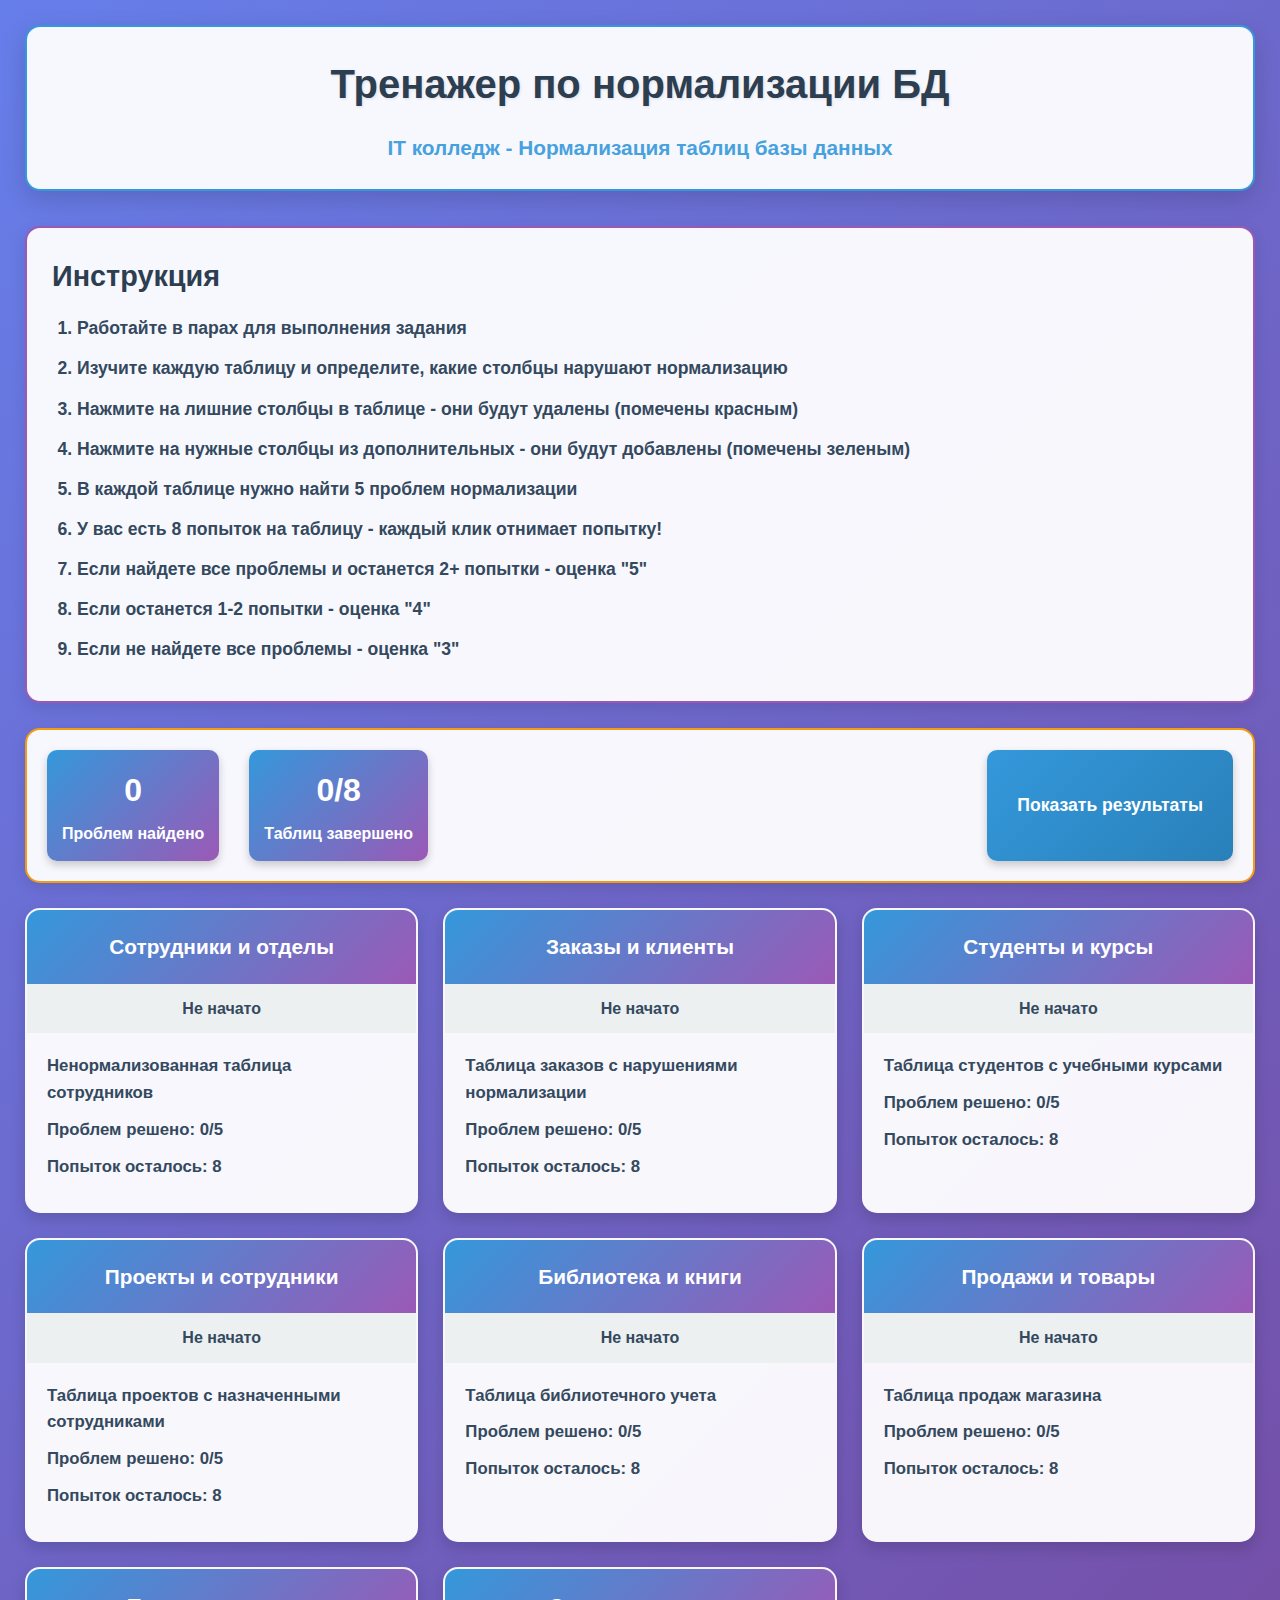
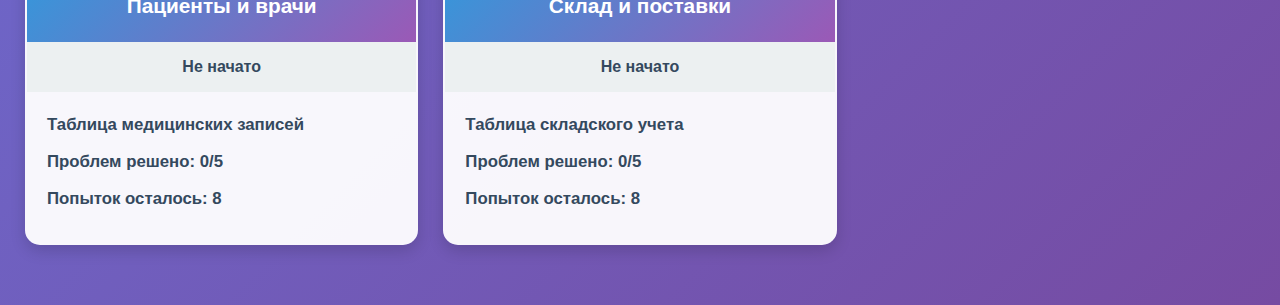
<file: DataBaseTables/tables2.html>
<!DOCTYPE html>
<html lang="ru">
<head>
    <meta charset="UTF-8">
    <meta name="viewport" content="width=device-width, initial-scale=1.0">
    <title>Тренажер по нормализации БД - IT колледж</title>
    <style>
        :root {
            --primary-color: #3498db;
            --secondary-color: #2c3e50;
            --success-color: #2ecc71;
            --warning-color: #f39c12;
            --danger-color: #e74c3c;
            --light-color: #ecf0f1;
            --dark-color: #34495e;
            --accent-color: #9b59b6;
        }
        
        * {
            margin: 0;
            padding: 0;
            box-sizing: border-box;
            font-family: 'Segoe UI', Tahoma, Geneva, Verdana, sans-serif;
        }
        
        body {
            background: linear-gradient(135deg, #667eea 0%, #764ba2 100%);
            color: var(--dark-color);
            line-height: 1.6;
            min-height: 100vh;
        }
        
        .container {
            max-width: 1400px;
            margin: 0 auto;
            padding: 25px;
        }
        
        header {
            text-align: center;
            margin-bottom: 35px;
            padding: 25px;
            background: rgba(255, 255, 255, 0.95);
            color: var(--secondary-color);
            border-radius: 15px;
            box-shadow: 0 8px 25px rgba(0, 0, 0, 0.15);
            border: 2px solid var(--primary-color);
        }
        
        h1 {
            margin-bottom: 15px;
            font-size: 2.5rem;
            font-weight: 800;
            color: var(--secondary-color);
            text-shadow: 1px 1px 3px rgba(0,0,0,0.1);
        }
        
        .subtitle {
            font-size: 1.3rem;
            font-weight: 600;
            opacity: 0.9;
            color: var(--primary-color);
        }
        
        .dashboard {
            display: flex;
            justify-content: space-between;
            margin-bottom: 25px;
            background: rgba(255, 255, 255, 0.95);
            padding: 20px;
            border-radius: 15px;
            box-shadow: 0 5px 15px rgba(0, 0, 0, 0.1);
            border: 2px solid var(--warning-color);
        }
        
        .stats {
            display: flex;
            gap: 30px;
        }
        
        .stat-item {
            display: flex;
            flex-direction: column;
            align-items: center;
            padding: 15px;
            background: linear-gradient(135deg, var(--primary-color), var(--accent-color));
            border-radius: 10px;
            color: white;
            min-width: 140px;
            box-shadow: 0 4px 8px rgba(0,0,0,0.2);
        }
        
        .stat-value {
            font-size: 2rem;
            font-weight: 800;
            margin-bottom: 5px;
        }
        
        .stat-label {
            font-size: 1rem;
            font-weight: 600;
            text-align: center;
        }
        
        .roadmap {
            display: grid;
            grid-template-columns: repeat(auto-fill, minmax(320px, 1fr));
            gap: 25px;
            margin-bottom: 35px;
        }
        
        .table-card {
            background: rgba(255, 255, 255, 0.95);
            border-radius: 15px;
            overflow: hidden;
            box-shadow: 0 6px 15px rgba(0, 0, 0, 0.15);
            transition: all 0.3s ease;
            cursor: pointer;
            border: 2px solid transparent;
        }
        
        .table-card:hover {
            transform: translateY(-8px) scale(1.02);
            box-shadow: 0 12px 25px rgba(0, 0, 0, 0.2);
            border-color: var(--primary-color);
        }
        
        .table-header {
            background: linear-gradient(135deg, var(--primary-color), var(--accent-color));
            color: white;
            padding: 20px;
            font-weight: 800;
            font-size: 1.3rem;
            text-align: center;
        }
        
        .table-status {
            padding: 12px 20px;
            font-size: 1rem;
            font-weight: 700;
            text-align: center;
        }
        
        .status-completed {
            background-color: var(--success-color);
            color: white;
        }
        
        .status-in-progress {
            background-color: var(--warning-color);
            color: white;
        }
        
        .status-not-started {
            background-color: var(--light-color);
            color: var(--dark-color);
        }
        
        .table-content {
            padding: 20px;
        }
        
        .table-content p {
            margin-bottom: 10px;
            font-weight: 600;
            font-size: 1.05rem;
        }
        
        .modal {
            display: none;
            position: fixed;
            top: 0;
            left: 0;
            width: 100%;
            height: 100%;
            background-color: rgba(0, 0, 0, 0.85);
            z-index: 1000;
            overflow-y: auto;
        }
        
        .modal-content {
            background: linear-gradient(135deg, #ffffff, #f8f9fa);
            margin: 40px auto;
            padding: 30px;
            border-radius: 20px;
            width: 95%;
            max-width: 1200px;
            box-shadow: 0 15px 40px rgba(0, 0, 0, 0.3);
            border: 3px solid var(--primary-color);
            max-height: 90vh;
            overflow-y: auto;
        }
        
        .close-btn {
            float: right;
            font-size: 2rem;
            font-weight: 800;
            cursor: pointer;
            color: var(--dark-color);
            transition: color 0.3s;
        }
        
        .close-btn:hover {
            color: var(--danger-color);
            transform: scale(1.1);
        }
        
        .table-wrapper {
            width: 100%;
            overflow-x: auto;
            margin: 25px 0;
            border-radius: 10px;
            box-shadow: 0 5px 15px rgba(0,0,0,0.1);
        }
        
        .database-table {
            width: 100%;
            border-collapse: collapse;
            font-size: 1.05rem;
            font-weight: 600;
            min-width: 800px;
        }
        
        .database-table th, .database-table td {
            border: 2px solid #ddd;
            padding: 15px 12px;
            text-align: left;
            transition: all 0.2s ease;
        }
        
        .database-table th {
            background: linear-gradient(135deg, var(--secondary-color), var(--dark-color));
            color: white;
            font-weight: 800;
            font-size: 1.1rem;
            text-align: center;
            cursor: pointer;
            position: relative;
            min-width: 120px;
        }
        
        .database-table th:hover {
            background: linear-gradient(135deg, var(--primary-color), var(--accent-color));
        }
        
        .database-table th.removed {
            background: linear-gradient(135deg, var(--danger-color), #c0392b);
            text-decoration: line-through;
            opacity: 0.7;
        }
        
        .database-table th.added {
            background: linear-gradient(135deg, var(--success-color), #27ae60);
        }
        
        .database-table tr:nth-child(even) {
            background-color: #f8f9fa;
        }
        
        .database-table tr:hover {
            background-color: #e9ecef;
        }
        
        .btn {
            padding: 15px 30px;
            border: none;
            border-radius: 10px;
            cursor: pointer;
            font-weight: 800;
            font-size: 1.1rem;
            transition: all 0.3s ease;
            box-shadow: 0 4px 8px rgba(0,0,0,0.2);
        }
        
        .btn-primary {
            background: linear-gradient(135deg, var(--primary-color), #2980b9);
            color: white;
        }
        
        .btn-primary:hover {
            transform: translateY(-3px);
            box-shadow: 0 6px 12px rgba(0,0,0,0.3);
        }
        
        .btn-success {
            background: linear-gradient(135deg, var(--success-color), #27ae60);
            color: white;
        }
        
        .btn-success:hover {
            transform: translateY(-3px);
            box-shadow: 0 6px 12px rgba(0,0,0,0.3);
        }
        
        .btn-danger {
            background: linear-gradient(135deg, var(--danger-color), #c0392b);
            color: white;
        }
        
        .btn-danger:hover {
            transform: translateY(-3px);
            box-shadow: 0 6px 12px rgba(0,0,0,0.3);
        }
        
        .result-modal {
            text-align: center;
        }
        
        .grade {
            font-size: 4rem;
            font-weight: 800;
            margin: 25px 0;
            text-shadow: 2px 2px 4px rgba(0,0,0,0.3);
        }
        
        .grade-5 {
            color: var(--success-color);
            background: linear-gradient(135deg, var(--success-color), #27ae60);
            -webkit-background-clip: text;
            -webkit-text-fill-color: transparent;
        }
        
        .grade-4 {
            color: var(--warning-color);
            background: linear-gradient(135deg, var(--warning-color), #e67e22);
            -webkit-background-clip: text;
            -webkit-text-fill-color: transparent;
        }
        
        .grade-3 {
            color: var(--danger-color);
            background: linear-gradient(135deg, var(--danger-color), #c0392b);
            -webkit-background-clip: text;
            -webkit-text-fill-color: transparent;
        }
        
        .instructions {
            background: rgba(255, 255, 255, 0.95);
            padding: 25px;
            border-radius: 15px;
            margin-bottom: 25px;
            box-shadow: 0 5px 15px rgba(0, 0, 0, 0.1);
            border: 2px solid var(--accent-color);
        }
        
        .instructions h2 {
            margin-bottom: 15px;
            color: var(--secondary-color);
            font-weight: 800;
            font-size: 1.8rem;
        }
        
        .instructions ol {
            margin-left: 25px;
        }
        
        .instructions li {
            margin-bottom: 12px;
            font-weight: 600;
            font-size: 1.1rem;
        }
        
        .table-progress {
            margin-top: 15px;
            font-size: 1.1rem;
            color: var(--dark-color);
            font-weight: 700;
            padding: 12px;
            background: rgba(52, 152, 219, 0.1);
            border-radius: 10px;
            text-align: center;
        }
        
        .feedback {
            margin-top: 20px;
            padding: 20px;
            border-radius: 15px;
            font-weight: 700;
            font-size: 1.1rem;
            box-shadow: 0 4px 8px rgba(0,0,0,0.1);
            display: none;
        }
        
        .feedback.correct {
            background: linear-gradient(135deg, rgba(46, 204, 113, 0.2), rgba(39, 174, 96, 0.3));
            border: 2px solid var(--success-color);
            color: var(--dark-color);
        }
        
        .feedback.incorrect {
            background: linear-gradient(135deg, rgba(231, 76, 60, 0.2), rgba(192, 57, 43, 0.3));
            border: 2px solid var(--danger-color);
            color: var(--dark-color);
        }
        
        .additional-columns {
            margin: 25px 0;
            padding: 20px;
            background: linear-gradient(135deg, #e3f2fd, #bbdefb);
            border-radius: 15px;
            border: 2px solid var(--primary-color);
        }
        
        .additional-columns h3 {
            margin-bottom: 15px;
            font-weight: 800;
            color: var(--secondary-color);
            font-size: 1.3rem;
        }
        
        .columns-container {
            display: flex;
            flex-wrap: wrap;
            gap: 15px;
        }
        
        .column-item {
            padding: 15px 20px;
            background: white;
            border: 2px solid #90caf9;
            border-radius: 10px;
            cursor: pointer;
            transition: all 0.2s ease;
            font-weight: 700;
            font-size: 1.05rem;
        }
        
        .column-item:hover {
            background-color: #e3f2fd;
            transform: translateY(-3px);
        }
        
        .column-item.added {
            background: linear-gradient(135deg, var(--success-color), #27ae60);
            color: white;
            border-color: var(--success-color);
        }
        
        .column-item.removed {
            background: linear-gradient(135deg, var(--danger-color), #c0392b);
            color: white;
            border-color: var(--danger-color);
            text-decoration: line-through;
        }
        
        .task-description {
            margin: 20px 0;
            padding: 20px;
            background: rgba(255, 255, 255, 0.9);
            border-radius: 10px;
            border-left: 5px solid var(--primary-color);
            font-weight: 600;
            font-size: 1.1rem;
        }
        
        .detailed-explanation {
            margin-top: 10px;
            padding: 15px;
            background: rgba(255, 255, 255, 0.8);
            border-radius: 8px;
            border-left: 3px solid var(--warning-color);
            font-weight: 600;
            font-size: 1rem;
        }
        
        @media (max-width: 768px) {
            .dashboard {
                flex-direction: column;
                gap: 20px;
            }
            
            .stats {
                justify-content: space-around;
            }
            
            .roadmap {
                grid-template-columns: 1fr;
            }
            
            .stat-item {
                min-width: 120px;
            }
            
            .columns-container {
                flex-direction: column;
            }
        }
    </style>
</head>
<body>
    <div class="container">
        <header>
            <h1>Тренажер по нормализации БД</h1>
            <p class="subtitle">IT колледж - Нормализация таблиц базы данных</p>
        </header>
        
        <div class="instructions">
            <h2>Инструкция</h2>
            <ol>
                <li>Работайте в парах для выполнения задания</li>
                <li>Изучите каждую таблицу и определите, какие столбцы нарушают нормализацию</li>
                <li>Нажмите на лишние столбцы в таблице - они будут удалены (помечены красным)</li>
                <li>Нажмите на нужные столбцы из дополнительных - они будут добавлены (помечены зеленым)</li>
                <li>В каждой таблице нужно найти 5 проблем нормализации</li>
                <li>У вас есть 8 попыток на таблицу - каждый клик отнимает попытку!</li>
                <li>Если найдете все проблемы и останется 2+ попытки - оценка "5"</li>
                <li>Если останется 1-2 попытки - оценка "4"</li>
                <li>Если не найдете все проблемы - оценка "3"</li>
            </ol>
        </div>
        
        <div class="dashboard">
            <div class="stats">
                <div class="stat-item">
                    <div class="stat-value" id="total-problems-found">0</div>
                    <div class="stat-label">Проблем найдено</div>
                </div>
                <div class="stat-item">
                    <div class="stat-value" id="tables-completed">0/8</div>
                    <div class="stat-label">Таблиц завершено</div>
                </div>
            </div>
            <button class="btn btn-primary" id="show-results">Показать результаты</button>
        </div>
        
        <div class="roadmap" id="roadmap">
            <!-- Таблицы будут добавлены через JavaScript -->
        </div>
    </div>
    
    <!-- Модальное окно для таблицы -->
    <div class="modal" id="table-modal">
        <div class="modal-content">
            <span class="close-btn" id="close-modal">&times;</span>
            <h2 id="modal-title">Название таблицы</h2>
            <div class="table-progress" id="table-progress">Проблем найдено: 0/5, Попыток осталось: 8</div>
            
            <div class="task-description" id="task-description">
                <!-- Описание задачи будет добавлено через JavaScript -->
            </div>
            
            <div class="table-wrapper">
                <div id="table-container">
                    <!-- Таблица будет добавлена через JavaScript -->
                </div>
            </div>
            
            <div class="additional-columns" id="additional-columns">
                <h3>Дополнительные столбцы:</h3>
                <div class="columns-container" id="columns-container">
                    <!-- Дополнительные столбцы будут добавлены через JavaScript -->
                </div>
            </div>
            
            <div class="feedback" id="feedback">
                <!-- Сообщение о результате будет добавлено через JavaScript -->
            </div>
        </div>
    </div>
    
    <!-- Модальное окно для результатов -->
    <div class="modal" id="result-modal">
        <div class="modal-content result-modal">
            <h2>Результаты нормализации</h2>
            <div class="grade" id="final-grade">5</div>
            <p id="result-text">Поздравляем! Вы правильно нормализовали все таблицы!</p>
            <div class="stats">
                <div class="stat-item">
                    <div class="stat-value" id="final-problems">0</div>
                    <div class="stat-label">Проблем решено</div>
                </div>
                <div class="stat-item">
                    <div class="stat-value" id="final-tables">0</div>
                    <div class="stat-label">Таблиц завершено</div>
                </div>
            </div>
            <button class="btn btn-primary" id="close-result">Закрыть</button>
        </div>
    </div>

    <script>
        // Данные таблиц для нормализации
        const normalizationTables = [
            {
                id: 1,
                name: "Сотрудники и отделы",
                description: "Ненормализованная таблица сотрудников",
                task: "Устраните избыточность данных и нарушения 1NF, 2NF",
                columns: ["ID_Сотрудника", "ФИО", "Должность", "Отдел", "ID_Отдела", "Телефон_отдела", "Город_отдела"],
                data: [
                    [1, "Иванов И.И.", "Разработчик", "ИТ", 101, "79001234567", "Москва"],
                    [2, "Петрова А.С.", "Аналитик", "ИТ", 101, "79001234567", "Москва"],
                    [3, "Сидоров П.К.", "Менеджер", "Продажи", 102, "79009876543", "Санкт-Петербург"]
                ],
                additionalColumns: ["ID_Менеджера", "Название_проекта", "Адрес_сотрудника", "Email_сотрудника"],
                problems: [
                    { 
                        type: "redundancy", 
                        column: "Отдел", 
                        description: "Дублирование данных отдела",
                        explanation: "Столбец 'Отдел' дублирует информацию, которая уже содержится в 'ID_Отдела'. Это нарушает 2NF - данные должны зависеть от первичного ключа."
                    },
                    { 
                        type: "redundancy", 
                        column: "Телефон_отдела", 
                        description: "Дублирование телефона отдела",
                        explanation: "Телефон отдела зависит от отдела, а не от сотрудника. Это транзитивная зависимость, нарушающая 3NF."
                    },
                    { 
                        type: "redundancy", 
                        column: "Город_отдела", 
                        description: "Дублирование города отдела",
                        explanation: "Город отдела также зависит от отдела, а не от сотрудника. Нужно вынести в отдельную таблицу 'Отделы'."
                    },
                    { 
                        type: "missing", 
                        column: "Email_сотрудника", 
                        description: "Отсутствует email сотрудника",
                        explanation: "Email сотрудника является важным атрибутом и должен храниться в таблице сотрудников для связи и уведомлений."
                    },
                    { 
                        type: "missing", 
                        column: "Адрес_сотрудника", 
                        description: "Отсутствует адрес сотрудника",
                        explanation: "Адрес сотрудника - необходимый атрибут для кадрового учета и почтовой связи. Рекомендуется добавить этот столбец."
                    }
                ],
                attemptsLeft: 8,
                problemsFound: 0,
                completed: false
            },
            {
                id: 2,
                name: "Заказы и клиенты",
                description: "Таблица заказов с нарушениями нормализации",
                task: "Устраните транзитивные зависимости и нарушения 3NF",
                columns: ["ID_Заказа", "Дата_заказа", "ID_Клиента", "Имя_клиента", "Телефон_клиента", "Город_клиента", "ID_Товара", "Название_товара", "Цена_товара", "Категория_товара"],
                data: [
                    [1001, "2023-01-15", 501, "ООО Ромашка", "79001112233", "Москва", 201, "Ноутбук", 50000, "Электроника"],
                    [1002, "2023-01-16", 502, "ИП Сидоров", "79004445566", "Казань", 202, "Монитор", 15000, "Электроника"],
                    [1003, "2023-01-17", 501, "ООО Ромашка", "79001112233", "Москва", 203, "Клавиатура", 2000, "Аксессуары"]
                ],
                additionalColumns: ["Количество", "Статус_заказа", "Email_клиента", "Менеджер_заказа"],
                problems: [
                    { 
                        type: "redundancy", 
                        column: "Имя_клиента", 
                        description: "Дублирование данных клиента",
                        explanation: "Имя клиента зависит от ID_Клиента, а не от заказа. Это транзитивная зависимость, нарушающая 3NF."
                    },
                    { 
                        type: "redundancy", 
                        column: "Телефон_клиента", 
                        description: "Дублирование телефона клиента",
                        explanation: "Телефон клиента также зависит от клиента, а не от заказа. Нужно вынести в таблицу 'Клиенты'."
                    },
                    { 
                        type: "redundancy", 
                        column: "Город_клиента", 
                        description: "Дублирование города клиента",
                        explanation: "Город клиента - атрибут клиента, а не заказа. Дублирование приводит к аномалиям обновления."
                    },
                    { 
                        type: "redundancy", 
                        column: "Название_товара", 
                        description: "Дублирование названия товара",
                        explanation: "Название товара зависит от ID_Товара. При изменении названия придется обновлять все связанные заказы."
                    },
                    { 
                        type: "missing", 
                        column: "Количество", 
                        description: "Отсутствует количество товара в заказе",
                        explanation: "Без количества невозможно корректно учесть товары в заказе. Это обязательный атрибут для таблицы заказов."
                    }
                ],
                attemptsLeft: 8,
                problemsFound: 0,
                completed: false
            },
            {
                id: 3,
                name: "Студенты и курсы",
                description: "Таблица студентов с учебными курсами",
                task: "Устраните многозначные зависимости и нарушения 4NF",
                columns: ["ID_Студента", "ФИО_студента", "Группа", "ID_Курса", "Название_курса", "Преподаватель", "Email_преподавателя", "Оценка", "Дата_экзамена"],
                data: [
                    [1, "Иванов А.А.", "П-41", 301, "Базы данных", "Петров П.П.", "petrov@college.ru", 5, "2023-12-20"],
                    [1, "Иванов А.А.", "П-41", 302, "Программирование", "Сидорова С.С.", "sidorova@college.ru", 4, "2023-12-22"],
                    [2, "Петрова Б.Б.", "П-42", 301, "Базы данных", "Петров П.П.", "petrov@college.ru", 4, "2023-12-20"]
                ],
                additionalColumns: ["ID_Преподавателя", "Семестр", "Тип_контроля", "Аудитория"],
                problems: [
                    { 
                        type: "redundancy", 
                        column: "ФИО_студента", 
                        description: "Дублирование ФИО студента",
                        explanation: "ФИО студента зависит от ID_Студента, а не от курса. Это нарушает 2NF."
                    },
                    { 
                        type: "redundancy", 
                        column: "Группа", 
                        description: "Дублирование группы студента",
                        explanation: "Группа студента также зависит от студента, а не от курса. Дублирование приводит к избыточности."
                    },
                    { 
                        type: "redundancy", 
                        column: "Преподаватель", 
                        description: "Дублирование данных преподавателя",
                        explanation: "Преподаватель зависит от курса, но дублируется в каждой записи. Нужна отдельная таблица 'Преподаватели'."
                    },
                    { 
                        type: "redundancy", 
                        column: "Email_преподавателя", 
                        description: "Дублирование email преподавателя",
                        explanation: "Email преподавателя также зависит от преподавателя. Это транзитивная зависимость."
                    },
                    { 
                        type: "missing", 
                        column: "ID_Преподавателя", 
                        description: "Отсутствует ID преподавателя для связи",
                        explanation: "Без ID преподавателя невозможно установить корректную связь с таблицей преподавателей."
                    }
                ],
                attemptsLeft: 8,
                problemsFound: 0,
                completed: false
            },
            {
                id: 4,
                name: "Проекты и сотрудники",
                description: "Таблица проектов с назначенными сотрудниками",
                task: "Устраните нарушения 5NF и создать корректные связи",
                columns: ["ID_Проекта", "Название_проекта", "Бюджет", "ID_Сотрудника", "ФИО_сотрудника", "Роль_в_проекте", "Отдел_сотрудника", "Дата_начала", "Дата_окончания", "Статус_проекта"],
                data: [
                    [701, "Разработка CRM", 500000, 101, "Иванов И.И.", "Разработчик", "ИТ", "2023-01-01", "2023-06-01", "В работе"],
                    [701, "Разработка CRM", 500000, 102, "Петров П.П.", "Тестировщик", "ИТ", "2023-01-01", "2023-06-01", "В работе"],
                    [702, "Внедрение ERP", 300000, 103, "Сидоров С.С.", "Аналитик", "Бизнес", "2023-02-01", "2023-05-01", "Завершен"]
                ],
                additionalColumns: ["ID_Менеджера", "Приоритет", "Затраченные_часы", "Процент_выполнения"],
                problems: [
                    { 
                        type: "redundancy", 
                        column: "Название_проекта", 
                        description: "Дублирование названия проекта",
                        explanation: "Название проекта дублируется для каждого сотрудника. Это нарушает 1NF."
                    },
                    { 
                        type: "redundancy", 
                        column: "Бюджет", 
                        description: "Дублирование бюджета проекта",
                        explanation: "Бюджет проекта также дублируется. Нужна отдельная таблица 'Проекты'."
                    },
                    { 
                        type: "redundancy", 
                        column: "ФИО_сотрудника", 
                        description: "Дублирование ФИО сотрудника",
                        explanation: "ФИО сотрудника зависит от ID_Сотрудника. Это транзитивная зависимость."
                    },
                    { 
                        type: "redundancy", 
                        column: "Отдел_сотрудника", 
                        description: "Дублирование отдела сотрудника",
                        explanation: "Отдел сотрудника также зависит от сотрудника. Нарушает 3NF."
                    },
                    { 
                        type: "missing", 
                        column: "Затраченные_часы", 
                        description: "Отсутствует учет затраченного времени",
                        explanation: "Для учета работы сотрудников над проектами необходим столбец с затраченными часами."
                    }
                ],
                attemptsLeft: 8,
                problemsFound: 0,
                completed: false
            },
            {
                id: 5,
                name: "Библиотека и книги",
                description: "Таблица библиотечного учета",
                task: "Устранить составные атрибуты и нарушения 1NF",
                columns: ["ID_Книги", "Название_книги", "Авторы", "Жанры", "ID_Читателя", "ФИО_читателя", "Группа_читателя", "Дата_выдачи", "Срок_возврата"],
                data: [
                    [401, "Базы данных", "Иванов, Петров", "Учебная, IT", 201, "Сидоров А.А.", "П-41", "2023-09-01", "2023-10-01"],
                    [402, "Программирование", "Сидорова", "Учебная", 202, "Петрова Б.Б.", "П-42", "2023-09-02", "2023-10-02"],
                    [403, "Сети", "Кузнецов, Николаев", "Учебная, IT", 201, "Сидоров А.А.", "П-41", "2023-09-03", "2023-10-03"]
                ],
                additionalColumns: ["ID_Автора", "ID_Жанра", "Статус_книги", "Штраф"],
                problems: [
                    { 
                        type: "redundancy", 
                        column: "Авторы", 
                        description: "Составной атрибут - нарушение 1NF",
                        explanation: "Столбец 'Авторы' содержит несколько значений в одной ячейке. Нарушает первую нормальную форму."
                    },
                    { 
                        type: "redundancy", 
                        column: "Жанры", 
                        description: "Составной атрибут - нарушение 1NF",
                        explanation: "Столбец 'Жанры' также содержит несколько значений. Нужны отдельные таблицы для авторов и жанров."
                    },
                    { 
                        type: "redundancy", 
                        column: "ФИО_читателя", 
                        description: "Дублирование данных читателя",
                        explanation: "ФИО читателя зависит от ID_Читателя. Нарушает 2NF."
                    },
                    { 
                        type: "redundancy", 
                        column: "Группа_читателя", 
                        description: "Дублирование группы читателя",
                        explanation: "Группа читателя также зависит от читателя. Это транзитивная зависимость."
                    },
                    { 
                        type: "missing", 
                        column: "ID_Автора", 
                        description: "Отсутствует отдельная таблица авторов",
                        explanation: "Для нормализации нужна связь многие-ко-многим через таблицу 'Авторы_Книги'."
                    }
                ],
                attemptsLeft: 8,
                problemsFound: 0,
                completed: false
            },
            {
                id: 6,
                name: "Продажи и товары",
                description: "Таблица продаж магазина",
                task: "Устранить частичные зависимости и нарушения 2NF",
                columns: ["ID_Продажи", "Дата_продажи", "ID_Товара", "Название_товара", "Категория", "Цена_закупки", "Цена_продажи", "ID_Магазина", "Адрес_магазина", "ID_Продавца", "ФИО_продавца"],
                data: [
                    [901, "2023-03-01", 501, "Ноутбук", "Электроника", 40000, 50000, 1, "ул. Ленина, 10", 101, "Иванов И.И."],
                    [902, "2023-03-01", 502, "Мышь", "Аксессуары", 500, 1000, 1, "ул. Ленина, 10", 101, "Иванов И.И."],
                    [903, "2023-03-02", 501, "Ноутбук", "Электроника", 40000, 50000, 2, "ул. Мира, 25", 102, "Петрова А.А."]
                ],
                additionalColumns: ["Количество", "Скидка", "Способ_оплаты", "Статус_продажи"],
                problems: [
                    { 
                        type: "redundancy", 
                        column: "Название_товара", 
                        description: "Дублирование названия товара",
                        explanation: "Название товара зависит от ID_Товара, а не от продажи. Нарушает 2NF."
                    },
                    { 
                        type: "redundancy", 
                        column: "Категория", 
                        description: "Дублирование категории товара",
                        explanation: "Категория товара также зависит от товара. Это частичная зависимость."
                    },
                    { 
                        type: "redundancy", 
                        column: "Цена_закупки", 
                        description: "Дублирование цены закупки",
                        explanation: "Цена закупки зависит от товара. Дублирование приводит к аномалиям обновления."
                    },
                    { 
                        type: "redundancy", 
                        column: "Адрес_магазина", 
                        description: "Дублирование адреса магазина",
                        explanation: "Адрес магазина зависит от ID_Магазина. Нарушает 3NF."
                    },
                    { 
                        type: "missing", 
                        column: "Количество", 
                        description: "Отсутствует количество проданного товара",
                        explanation: "Без количества невозможно корректно учесть объем продаж."
                    }
                ],
                attemptsLeft: 8,
                problemsFound: 0,
                completed: false
            },
            {
                id: 7,
                name: "Пациенты и врачи",
                description: "Таблица медицинских записей",
                task: "Устранить транзитивные зависимости и нарушения 3NF",
                columns: ["ID_Записи", "Дата_приема", "ID_Пациента", "ФИО_пациента", "Пол", "Возраст", "ID_Врача", "ФИО_врача", "Специализация", "Диагноз", "Назначения"],
                data: [
                    [1001, "2023-04-01", 201, "Иванов А.А.", "М", 25, 301, "Петров П.П.", "Терапевт", "Грипп", "Постельный режим"],
                    [1002, "2023-04-02", 202, "Петрова Б.Б.", "Ж", 30, 302, "Сидорова С.С.", "Хирург", "Аппендицит", "Операция"],
                    [1003, "2023-04-03", 201, "Иванов А.А.", "М", 25, 301, "Петров П.П.", "Терапевт", "Осмотр", "Здоров"]
                ],
                additionalColumns: ["ID_Отделения", "Статус_пациента", "Страховая_компания", "Дата_след_приема"],
                problems: [
                    { 
                        type: "redundancy", 
                        column: "ФИО_пациента", 
                        description: "Дублирование ФИО пациента",
                        explanation: "ФИО пациента зависит от ID_Пациента. Нарушает 2NF."
                    },
                    { 
                        type: "redundancy", 
                        column: "Пол", 
                        description: "Дублирование пола пациента",
                        explanation: "Пол пациента также зависит от пациента. Это транзитивная зависимость."
                    },
                    { 
                        type: "redundancy", 
                        column: "Возраст", 
                        description: "Дублирование возраста пациента",
                        explanation: "Возраст пациента зависит от пациента. Дублирование приводит к избыточности."
                    },
                    { 
                        type: "redundancy", 
                        column: "ФИО_врача", 
                        description: "Дублирование ФИО врача",
                        explanation: "ФИО врача зависит от ID_Врача. Нарушает 3NF."
                    },
                    { 
                        type: "missing", 
                        column: "ID_Отделения", 
                        description: "Отсутствует связь с отделением",
                        explanation: "Для корректной структуры БД нужна связь врача с отделением через ID_Отделения."
                    }
                ],
                attemptsLeft: 8,
                problemsFound: 0,
                completed: false
            },
            {
                id: 8,
                name: "Склад и поставки",
                description: "Таблица складского учета",
                task: "Устранить все нарушения нормальных форм",
                columns: ["ID_Поставки", "Дата_поставки", "ID_Товара", "Название_товара", "Категория", "Поставщик", "Телефон_поставщика", "Адрес_поставщика", "Количество", "Цена", "ID_Сотрудника", "ФИО_сотрудника"],
                data: [
                    [801, "2023-05-01", 601, "Монитор", "Электроника", "ООО Техно", "79001112233", "Москва", 10, 15000, 101, "Иванов И.И."],
                    [802, "2023-05-02", 602, "Клавиатура", "Аксессуары", "ИП Компьютерщик", "79004445566", "СПб", 20, 2000, 102, "Петрова А.А."],
                    [803, "2023-05-03", 601, "Монитор", "Электроника", "ООО Техно", "79001112233", "Москва", 5, 15000, 101, "Иванов И.И."]
                ],
                additionalColumns: ["ID_Поставщика", "Склад", "Статус_поставки", "Срок_годности"],
                problems: [
                    { 
                        type: "redundancy", 
                        column: "Название_товара", 
                        description: "Дублирование названия товара",
                        explanation: "Название товара зависит от ID_Товара. Нарушает 2NF."
                    },
                    { 
                        type: "redundancy", 
                        column: "Категория", 
                        description: "Дублирование категории товара",
                        explanation: "Категория товара также зависит от товара. Это частичная зависимость."
                    },
                    { 
                        type: "redundancy", 
                        column: "Поставщик", 
                        description: "Дублирование данных поставщика",
                        explanation: "Поставщик зависит от товара/поставки. Нужна отдельная таблица 'Поставщики'."
                    },
                    { 
                        type: "redundancy", 
                        column: "Телефон_поставщика", 
                        description: "Дублирование телефона поставщика",
                        explanation: "Телефон поставщика зависит от поставщика. Нарушает 3NF."
                    },
                    { 
                        type: "missing", 
                        column: "ID_Поставщика", 
                        description: "Отсутствует ID поставщика для связи",
                        explanation: "Без ID поставщика невозможно установить корректную связь с таблицей поставщиков."
                    }
                ],
                attemptsLeft: 8,
                problemsFound: 0,
                completed: false
            }
        ];

        // Инициализация приложения
        document.addEventListener('DOMContentLoaded', function() {
            const roadmap = document.getElementById('roadmap');
            const tableModal = document.getElementById('table-modal');
            const resultModal = document.getElementById('result-modal');
            const closeModalBtn = document.getElementById('close-modal');
            const showResultsBtn = document.getElementById('show-results');
            const closeResultBtn = document.getElementById('close-result');
            const feedbackContainer = document.getElementById('feedback');
            
            let currentTable = null;
            let totalProblemsFound = 0;
            let tablesCompleted = 0;
            
            // Обновление статистики
            function updateStats() {
                document.getElementById('total-problems-found').textContent = totalProblemsFound;
                document.getElementById('tables-completed').textContent = `${tablesCompleted}/${normalizationTables.length}`;
            }
            
            // Создание roadmap
            function createRoadmap() {
                roadmap.innerHTML = '';
                
                normalizationTables.forEach(table => {
                    const card = document.createElement('div');
                    card.className = 'table-card';
                    card.dataset.id = table.id;
                    
                    const statusClass = table.completed ? 'status-completed' : 
                                      (table.problemsFound > 0 ? 'status-in-progress' : 'status-not-started');
                    
                    card.innerHTML = `
                        <div class="table-header">${table.name}</div>
                        <div class="table-status ${statusClass}">
                            ${table.completed ? 'Завершено' : (table.problemsFound > 0 ? 'В процессе' : 'Не начато')}
                        </div>
                        <div class="table-content">
                            <p>${table.description}</p>
                            <p>Проблем решено: ${table.problemsFound}/5</p>
                            <p>Попыток осталось: ${table.attemptsLeft}</p>
                        </div>
                    `;
                    
                    card.addEventListener('click', () => openTableModal(table.id));
                    roadmap.appendChild(card);
                });
            }
            
            // Функция для перерисовки таблицы
            function renderTable() {
                const tableContainer = document.getElementById('table-container');
                const currentColumns = [...currentTable.columns];
                
                // Добавляем добавленные столбцы
                currentTable.problems.forEach(problem => {
                    if (problem.type === "missing" && problem.found) {
                        // Находим позицию для вставки (после последнего связанного столбца)
                        const baseColumn = problem.column.includes('Email') ? 'ФИО' : 
                                         problem.column.includes('Адрес') ? 'ФИО' : 
                                         problem.column.includes('ID_') ? currentTable.columns[0] : 
                                         currentTable.columns[currentTable.columns.length - 1];
                        
                        const baseIndex = currentColumns.indexOf(baseColumn);
                        if (baseIndex !== -1) {
                            currentColumns.splice(baseIndex + 1, 0, problem.column);
                        } else {
                            currentColumns.push(problem.column);
                        }
                    }
                });
                
                // Убираем удаленные столбцы
                const finalColumns = currentColumns.filter(col => {
                    const problem = currentTable.problems.find(p => p.column === col && p.type === "redundancy");
                    return !problem || !problem.found;
                });
                
                // Создаем таблицу
                tableContainer.innerHTML = `
                    <table class="database-table">
                        <thead>
                            <tr>
                                ${finalColumns.map(col => {
                                    const problem = currentTable.problems.find(p => p.column === col);
                                    const isRemoved = problem && problem.type === "redundancy" && problem.found;
                                    const isAdded = problem && problem.type === "missing" && problem.found;
                                    return `<th class="${isRemoved ? 'removed' : isAdded ? 'added' : ''}" 
                                             data-column="${col}">${col}</th>`;
                                }).join('')}
                            </tr>
                        </thead>
                        <tbody>
                            ${currentTable.data.map(row => {
                                const finalRow = finalColumns.map(col => {
                                    const originalIndex = currentTable.columns.indexOf(col);
                                    if (originalIndex !== -1) {
                                        return row[originalIndex];
                                    } else {
                                        // Для добавленных столбцов генерируем значения
                                        if (col === "Email_сотрудника" || col === "Email_клиента") {
                                            const name = row[1] || "user";
                                            return name.toLowerCase().replace(/[.\s]/g, '') + "@company.ru";
                                        } else if (col === "Адрес_сотрудника") {
                                            return "ул. Примерная, д. " + (Math.floor(Math.random() * 100) + 1);
                                        } else if (col === "Количество") {
                                            return Math.floor(Math.random() * 5) + 1;
                                        } else if (col.includes("ID_")) {
                                            return Math.floor(Math.random() * 100) + 100;
                                        } else {
                                            return "Новое значение";
                                        }
                                    }
                                });
                                return `<tr>${finalRow.map(cell => `<td>${cell}</td>`).join('')}</tr>`;
                            }).join('')}
                        </tbody>
                    </table>
                `;
                
                // Добавляем обработчики для столбцов таблицы
                const tableHeaders = tableContainer.querySelectorAll('th');
                tableHeaders.forEach(header => {
                    header.addEventListener('click', function() {
                        if (currentTable.attemptsLeft <= 0 || currentTable.completed) return;
                        
                        const column = this.dataset.column;
                        const problem = currentTable.problems.find(p => p.column === column && p.type === "redundancy");
                        
                        if (problem && !problem.found) {
                            // Правильное удаление лишнего столбца
                            problem.found = true;
                            currentTable.problemsFound++;
                            totalProblemsFound++;
                            
                            showFeedback(
                                `✅ Правильно! Удален лишний столбец: ${column}`,
                                problem.explanation,
                                true
                            );
                            
                            // Перерисовываем таблицу
                            setTimeout(renderTable, 500);
                        } else if (problem && problem.found) {
                            showFeedback(
                                "Этот столбец уже удален", 
                                "Вы уже отметили этот столбец как лишний. Продолжайте работать с другими столбцами.",
                                false
                            );
                        } else {
                            showFeedback(
                                "❌ Этот столбец не является лишним", 
                                "Данный столбец необходим в таблице и не нарушает нормализацию.",
                                false
                            );
                        }
                        
                        // Отнимаем попытку
                        currentTable.attemptsLeft--;
                        updateTableProgress();
                        
                        checkTableCompletion();
                    });
                });
            }
            
            // Открытие модального окна с таблицей
            function openTableModal(tableId) {
                currentTable = normalizationTables.find(t => t.id === tableId);
                if (!currentTable) return;
                
                document.getElementById('modal-title').textContent = currentTable.name;
                document.getElementById('task-description').textContent = currentTable.task;
                updateTableProgress();
                
                const columnsContainer = document.getElementById('columns-container');
                
                // Рендерим таблицу
                renderTable();
                
                // Создаем дополнительные столбцы
                columnsContainer.innerHTML = currentTable.additionalColumns.map(col => {
                    const problem = currentTable.problems.find(p => p.column === col && p.type === "missing");
                    const isAdded = problem && problem.found;
                    return `<div class="column-item ${isAdded ? 'added' : ''}" data-column="${col}">${col}</div>`;
                }).join('');
                
                // Добавляем обработчики для дополнительных столбцов
                const additionalColumns = columnsContainer.querySelectorAll('.column-item');
                additionalColumns.forEach(column => {
                    column.addEventListener('click', function() {
                        if (currentTable.attemptsLeft <= 0 || currentTable.completed) return;
                        
                        const columnName = this.dataset.column;
                        const problem = currentTable.problems.find(p => p.column === columnName && p.type === "missing");
                        
                        if (problem && !problem.found) {
                            // Правильное добавление столбца
                            problem.found = true;
                            currentTable.problemsFound++;
                            totalProblemsFound++;
                            this.classList.add('added');
                            
                            showFeedback(
                                `✅ Правильно! Добавлен необходимый столбец: ${columnName}`,
                                problem.explanation,
                                true
                            );
                            
                            // Перерисовываем таблицу
                            setTimeout(renderTable, 500);
                        } else if (problem && problem.found) {
                            showFeedback(
                                "Этот столбец уже добавлен",
                                "Вы уже добавили этот столбец в таблицу. Продолжайте работать с другими столбцами.",
                                false
                            );
                        } else {
                            showFeedback(
                                "❌ Этот столбец не требуется добавлять",
                                "Данный столбец не нужен в этой таблице или нарушит нормализацию.",
                                false
                            );
                        }
                        
                        // Отнимаем попытку
                        currentTable.attemptsLeft--;
                        updateTableProgress();
                        
                        checkTableCompletion();
                    });
                });
                
                // Сбрасываем состояние feedback
                feedbackContainer.style.display = 'none';
                
                tableModal.style.display = 'block';
            }
            
            // Показать feedback с подробным объяснением
            function showFeedback(message, explanation, isCorrect) {
                feedbackContainer.innerHTML = `
                    <p>${message}</p>
                    <div class="detailed-explanation">
                        <strong>Объяснение:</strong> ${explanation}
                    </div>
                `;
                feedbackContainer.className = `feedback ${isCorrect ? 'correct' : 'incorrect'}`;
                feedbackContainer.style.display = 'block';
                
                updateStats();
                createRoadmap();
            }
            
            // Обновление прогресса таблицы
            function updateTableProgress() {
                document.getElementById('table-progress').textContent = 
                    `Проблем найдено: ${currentTable.problemsFound}/5, Попыток осталось: ${currentTable.attemptsLeft}`;
            }
            
            // Проверка завершения таблицы
            function checkTableCompletion() {
                if (currentTable.problemsFound === 5) {
                    currentTable.completed = true;
                    tablesCompleted++;
                    setTimeout(() => {
                        showFeedback(
                            "🎉 Поздравляем! Таблица полностью нормализована!",
                            "Вы успешно устранили все нарушения нормальных форм. Таблица теперь соответствует принципам нормализации баз данных.",
                            true
                        );
                        setTimeout(closeTableModal, 3000);
                    }, 1000);
                } else if (currentTable.attemptsLeft <= 0) {
                    setTimeout(() => {
                        showFeedback(
                            "⏰ Закончились попытки!",
                            `Вы решили ${currentTable.problemsFound} из 5 проблем. Изучите теорию нормализации и попробуйте еще раз.`,
                            false
                        );
                        setTimeout(closeTableModal, 3000);
                    }, 1000);
                }
            }
            
            // Закрытие модального окна
            function closeTableModal() {
                tableModal.style.display = 'none';
                updateStats();
                createRoadmap();
            }
            
            // Показ финальных результатов
            function showFinalResults() {
                let totalGrade = 0;
                let completedTables = 0;
                
                normalizationTables.forEach(table => {
                    if (table.completed) {
                        completedTables++;
                        // Оценка для каждой таблицы
                        if (table.attemptsLeft >= 2) {
                            totalGrade += 5;
                        } else if (table.attemptsLeft >= 0) {
                            totalGrade += 4;
                        } else {
                            totalGrade += 3;
                        }
                    } else {
                        totalGrade += 3;
                    }
                });
                
                // Средняя оценка
                const averageGrade = Math.round(totalGrade / normalizationTables.length);
                
                let message;
                if (averageGrade === 5) {
                    message = "Поздравляем! Вы отлично справились с нормализацией!";
                } else if (averageGrade === 4) {
                    message = "Хорошая работа! Есть небольшие недочеты в нормализации.";
                } else {
                    message = "Вам нужно больше практики по нормализации БД. Попробуйте еще раз!";
                }
                
                document.getElementById('final-grade').textContent = averageGrade;
                document.getElementById('final-grade').className = `grade grade-${averageGrade}`;
                document.getElementById('result-text').textContent = message;
                document.getElementById('final-problems').textContent = totalProblemsFound;
                document.getElementById('final-tables').textContent = completedTables;
                
                resultModal.style.display = 'block';
            }
            
            // Назначаем обработчики событий
            closeModalBtn.addEventListener('click', closeTableModal);
            showResultsBtn.addEventListener('click', showFinalResults);
            closeResultBtn.addEventListener('click', function() {
                resultModal.style.display = 'none';
            });
            
            // Закрытие модальных окон при клике вне их
            window.addEventListener('click', function(event) {
                if (event.target === tableModal) {
                    closeTableModal();
                }
                if (event.target === resultModal) {
                    resultModal.style.display = 'none';
                }
            });
            
            // Инициализация приложения
            updateStats();
            createRoadmap();
        });
    </script>
</body>
</html>
</file>
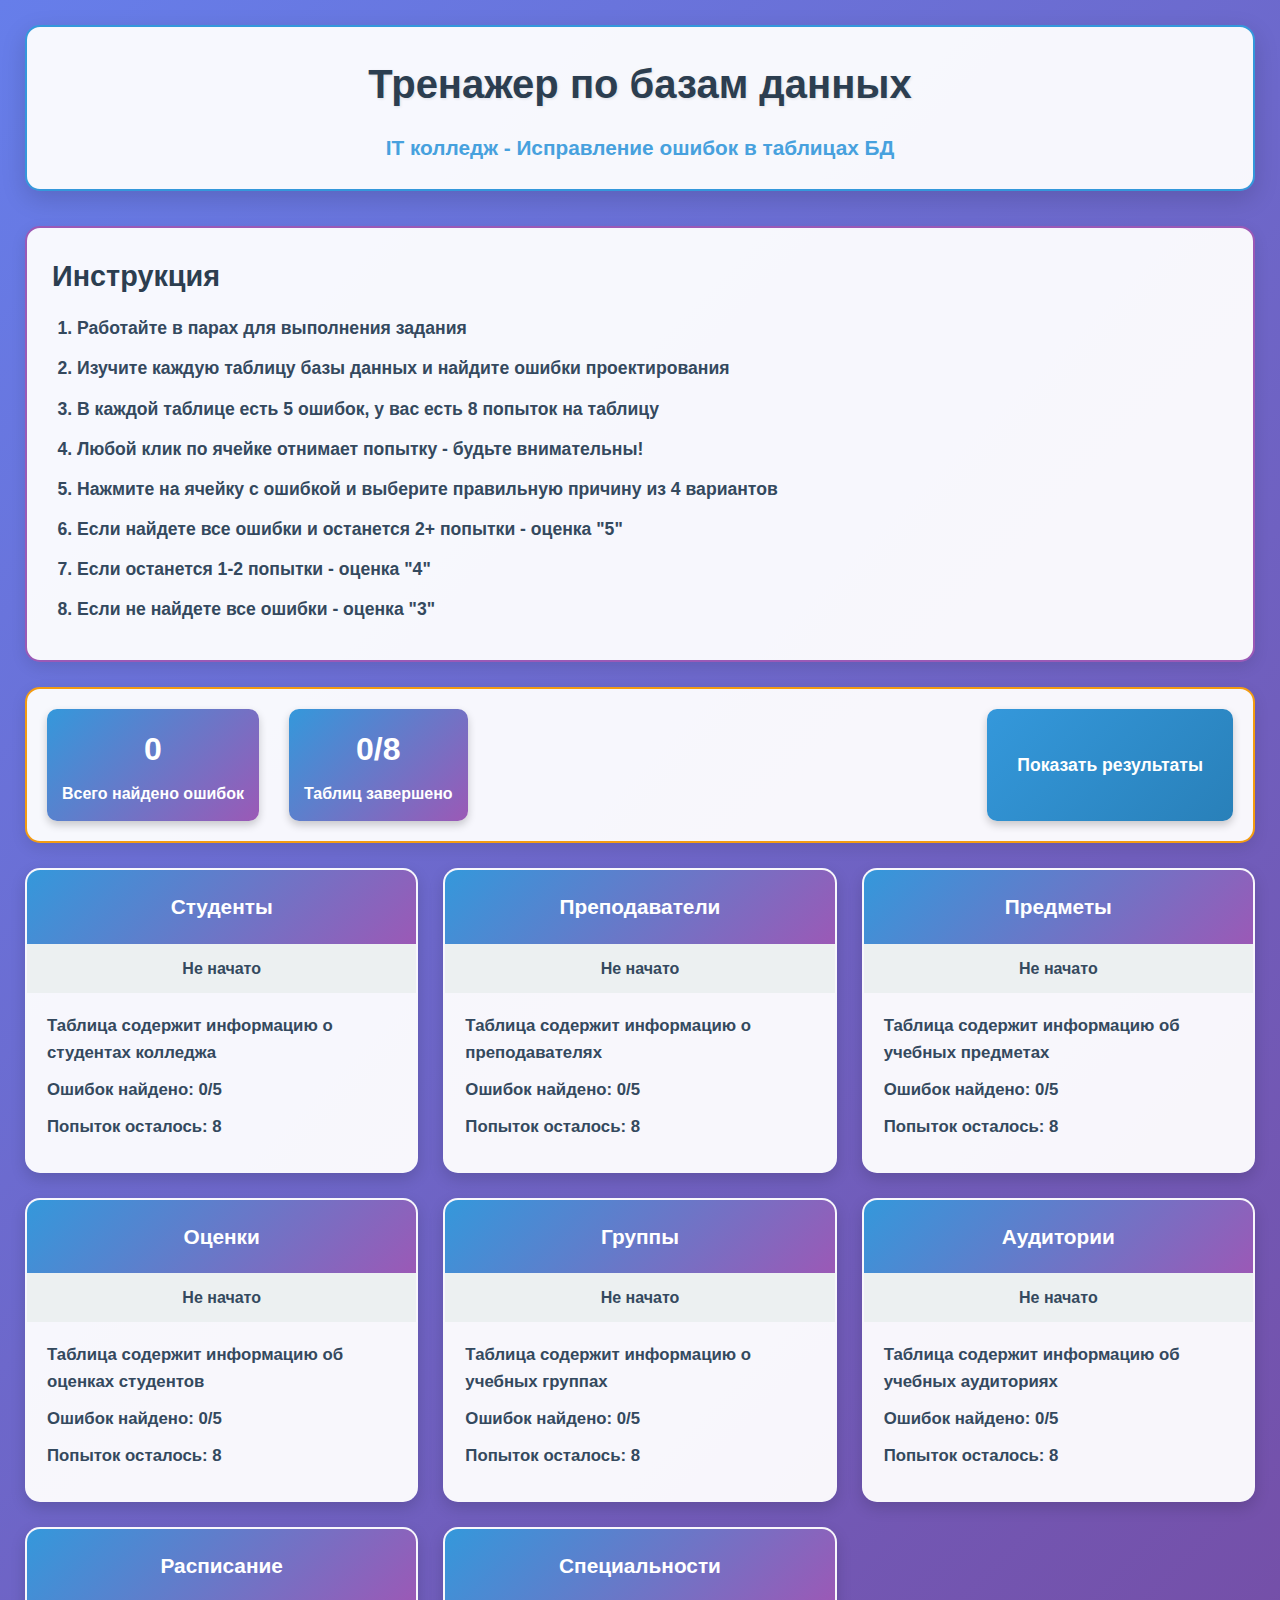
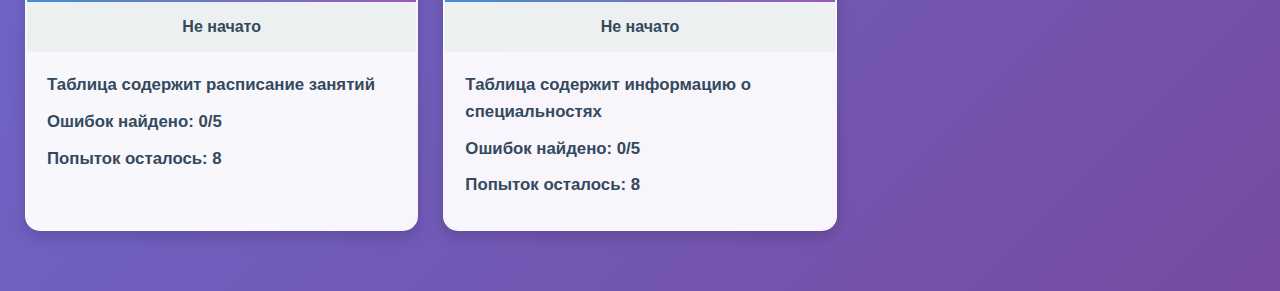
<file: DataBaseTables/tables3.html>
<!DOCTYPE html>
<html lang="ru">
<head>
    <meta charset="UTF-8">
    <meta name="viewport" content="width=device-width, initial-scale=1.0">
    <title>Тренажер по базам данных - IT колледж</title>
    <style>
        :root {
            --primary-color: #3498db;
            --secondary-color: #2c3e50;
            --success-color: #2ecc71;
            --warning-color: #f39c12;
            --danger-color: #e74c3c;
            --light-color: #ecf0f1;
            --dark-color: #34495e;
            --accent-color: #9b59b6;
        }
        
        * {
            margin: 0;
            padding: 0;
            box-sizing: border-box;
            font-family: 'Segoe UI', Tahoma, Geneva, Verdana, sans-serif;
        }
        
        body {
            background: linear-gradient(135deg, #667eea 0%, #764ba2 100%);
            color: var(--dark-color);
            line-height: 1.6;
            min-height: 100vh;
        }
        
        .container {
            max-width: 1400px;
            margin: 0 auto;
            padding: 25px;
        }
        
        header {
            text-align: center;
            margin-bottom: 35px;
            padding: 25px;
            background: rgba(255, 255, 255, 0.95);
            color: var(--secondary-color);
            border-radius: 15px;
            box-shadow: 0 8px 25px rgba(0, 0, 0, 0.15);
            border: 2px solid var(--primary-color);
        }
        
        h1 {
            margin-bottom: 15px;
            font-size: 2.5rem;
            font-weight: 800;
            color: var(--secondary-color);
            text-shadow: 1px 1px 3px rgba(0,0,0,0.1);
        }
        
        .subtitle {
            font-size: 1.3rem;
            font-weight: 600;
            opacity: 0.9;
            color: var(--primary-color);
        }
        
        .dashboard {
            display: flex;
            justify-content: space-between;
            margin-bottom: 25px;
            background: rgba(255, 255, 255, 0.95);
            padding: 20px;
            border-radius: 15px;
            box-shadow: 0 5px 15px rgba(0, 0, 0, 0.1);
            border: 2px solid var(--warning-color);
        }
        
        .stats {
            display: flex;
            gap: 30px;
        }
        
        .stat-item {
            display: flex;
            flex-direction: column;
            align-items: center;
            padding: 15px;
            background: linear-gradient(135deg, var(--primary-color), var(--accent-color));
            border-radius: 10px;
            color: white;
            min-width: 140px;
            box-shadow: 0 4px 8px rgba(0,0,0,0.2);
        }
        
        .stat-value {
            font-size: 2rem;
            font-weight: 800;
            margin-bottom: 5px;
        }
        
        .stat-label {
            font-size: 1rem;
            font-weight: 600;
            text-align: center;
        }
        
        .roadmap {
            display: grid;
            grid-template-columns: repeat(auto-fill, minmax(320px, 1fr));
            gap: 25px;
            margin-bottom: 35px;
        }
        
        .table-card {
            background: rgba(255, 255, 255, 0.95);
            border-radius: 15px;
            overflow: hidden;
            box-shadow: 0 6px 15px rgba(0, 0, 0, 0.15);
            transition: all 0.3s ease;
            cursor: pointer;
            border: 2px solid transparent;
        }
        
        .table-card:hover {
            transform: translateY(-8px) scale(1.02);
            box-shadow: 0 12px 25px rgba(0, 0, 0, 0.2);
            border-color: var(--primary-color);
        }
        
        .table-header {
            background: linear-gradient(135deg, var(--primary-color), var(--accent-color));
            color: white;
            padding: 20px;
            font-weight: 800;
            font-size: 1.3rem;
            text-align: center;
        }
        
        .table-status {
            padding: 12px 20px;
            font-size: 1rem;
            font-weight: 700;
            text-align: center;
        }
        
        .status-completed {
            background-color: var(--success-color);
            color: white;
        }
        
        .status-in-progress {
            background-color: var(--warning-color);
            color: white;
        }
        
        .status-not-started {
            background-color: var(--light-color);
            color: var(--dark-color);
        }
        
        .table-content {
            padding: 20px;
        }
        
        .table-content p {
            margin-bottom: 10px;
            font-weight: 600;
            font-size: 1.05rem;
        }
        
        .modal {
            display: none;
            position: fixed;
            top: 0;
            left: 0;
            width: 100%;
            height: 100%;
            background-color: rgba(0, 0, 0, 0.85);
            z-index: 1000;
            overflow-y: auto;
        }
        
        .modal-content {
            background: linear-gradient(135deg, #ffffff, #f8f9fa);
            margin: 40px auto;
            padding: 30px;
            border-radius: 20px;
            width: 95%;
            max-width: 1200px;
            box-shadow: 0 15px 40px rgba(0, 0, 0, 0.3);
            border: 3px solid var(--primary-color);
        }
        
        .close-btn {
            float: right;
            font-size: 2rem;
            font-weight: 800;
            cursor: pointer;
            color: var(--dark-color);
            transition: color 0.3s;
        }
        
        .close-btn:hover {
            color: var(--danger-color);
            transform: scale(1.1);
        }
        
        .database-table {
            width: 100%;
            border-collapse: collapse;
            margin: 25px 0;
            font-size: 1.05rem;
            font-weight: 600;
            box-shadow: 0 5px 15px rgba(0,0,0,0.1);
            border-radius: 10px;
            overflow: hidden;
        }
        
        .database-table th, .database-table td {
            border: 2px solid #ddd;
            padding: 15px 12px;
            text-align: left;
            cursor: pointer;
            transition: all 0.2s ease;
        }
        
        .database-table th {
            background: linear-gradient(135deg, var(--secondary-color), var(--dark-color));
            color: white;
            font-weight: 800;
            font-size: 1.1rem;
            text-align: center;
        }
        
        .database-table tr:nth-child(even) {
            background-color: #f8f9fa;
        }
        
        .database-table tr:hover {
            background-color: #e9ecef;
        }
        
        .cell-selected {
            background-color: rgba(52, 152, 219, 0.4) !important;
            transform: scale(1.02);
            box-shadow: 0 0 10px rgba(52, 152, 219, 0.5);
        }
        
        .cell-error {
            background-color: rgba(231, 76, 60, 0.3) !important;
        }
        
        .cell-correct {
            background-color: rgba(46, 204, 113, 0.4) !important;
        }
        
        .error-reasons {
            margin-top: 25px;
            padding: 20px;
            background: linear-gradient(135deg, #e3f2fd, #bbdefb);
            border-radius: 15px;
            border: 2px solid var(--primary-color);
        }
        
        .error-reasons h3 {
            margin-bottom: 15px;
            font-weight: 800;
            color: var(--secondary-color);
            font-size: 1.3rem;
        }
        
        .reason-option {
            margin-bottom: 12px;
            padding: 15px;
            border: 2px solid #90caf9;
            border-radius: 10px;
            cursor: pointer;
            transition: all 0.2s ease;
            font-weight: 600;
            background: white;
        }
        
        .reason-option:hover {
            background-color: #e3f2fd;
            transform: translateX(5px);
        }
        
        .reason-option.selected {
            background-color: rgba(52, 152, 219, 0.2);
            border-color: var(--primary-color);
            transform: translateX(10px);
            box-shadow: 0 4px 8px rgba(0,0,0,0.1);
        }
        
        .controls {
            display: flex;
            justify-content: space-between;
            margin-top: 25px;
            padding-top: 25px;
            border-top: 3px solid #eee;
        }
        
        .btn {
            padding: 15px 30px;
            border: none;
            border-radius: 10px;
            cursor: pointer;
            font-weight: 800;
            font-size: 1.1rem;
            transition: all 0.3s ease;
            box-shadow: 0 4px 8px rgba(0,0,0,0.2);
        }
        
        .btn-primary {
            background: linear-gradient(135deg, var(--primary-color), #2980b9);
            color: white;
        }
        
        .btn-primary:hover {
            transform: translateY(-3px);
            box-shadow: 0 6px 12px rgba(0,0,0,0.3);
        }
        
        .btn-success {
            background: linear-gradient(135deg, var(--success-color), #27ae60);
            color: white;
        }
        
        .btn-success:hover {
            transform: translateY(-3px);
            box-shadow: 0 6px 12px rgba(0,0,0,0.3);
        }
        
        .btn-danger {
            background: linear-gradient(135deg, var(--danger-color), #c0392b);
            color: white;
        }
        
        .btn-danger:hover {
            transform: translateY(-3px);
            box-shadow: 0 6px 12px rgba(0,0,0,0.3);
        }
        
        .result-modal {
            text-align: center;
        }
        
        .grade {
            font-size: 4rem;
            font-weight: 800;
            margin: 25px 0;
            text-shadow: 2px 2px 4px rgba(0,0,0,0.3);
        }
        
        .grade-5 {
            color: var(--success-color);
            background: linear-gradient(135deg, var(--success-color), #27ae60);
            -webkit-background-clip: text;
            -webkit-text-fill-color: transparent;
        }
        
        .grade-4 {
            color: var(--warning-color);
            background: linear-gradient(135deg, var(--warning-color), #e67e22);
            -webkit-background-clip: text;
            -webkit-text-fill-color: transparent;
        }
        
        .grade-3 {
            color: var(--danger-color);
            background: linear-gradient(135deg, var(--danger-color), #c0392b);
            -webkit-background-clip: text;
            -webkit-text-fill-color: transparent;
        }
        
        .instructions {
            background: rgba(255, 255, 255, 0.95);
            padding: 25px;
            border-radius: 15px;
            margin-bottom: 25px;
            box-shadow: 0 5px 15px rgba(0, 0, 0, 0.1);
            border: 2px solid var(--accent-color);
        }
        
        .instructions h2 {
            margin-bottom: 15px;
            color: var(--secondary-color);
            font-weight: 800;
            font-size: 1.8rem;
        }
        
        .instructions ol {
            margin-left: 25px;
        }
        
        .instructions li {
            margin-bottom: 12px;
            font-weight: 600;
            font-size: 1.1rem;
        }
        
        .table-progress {
            margin-top: 15px;
            font-size: 1.1rem;
            color: var(--dark-color);
            font-weight: 700;
            padding: 12px;
            background: rgba(52, 152, 219, 0.1);
            border-radius: 10px;
            text-align: center;
        }
        
        .feedback {
            margin-top: 20px;
            padding: 20px;
            border-radius: 15px;
            display: none;
            font-weight: 700;
            font-size: 1.1rem;
            box-shadow: 0 4px 8px rgba(0,0,0,0.1);
        }
        
        .feedback.correct {
            background: linear-gradient(135deg, rgba(46, 204, 113, 0.2), rgba(39, 174, 96, 0.3));
            border: 2px solid var(--success-color);
            color: var(--dark-color);
        }
        
        .feedback.incorrect {
            background: linear-gradient(135deg, rgba(231, 76, 60, 0.2), rgba(192, 57, 43, 0.3));
            border: 2px solid var(--danger-color);
            color: var(--dark-color);
        }
        
        @media (max-width: 768px) {
            .dashboard {
                flex-direction: column;
                gap: 20px;
            }
            
            .stats {
                justify-content: space-around;
            }
            
            .roadmap {
                grid-template-columns: 1fr;
            }
            
            .stat-item {
                min-width: 120px;
            }
        }
    </style>
</head>
<body>
    <div class="container">
        <header>
            <h1>Тренажер по базам данных</h1>
            <p class="subtitle">IT колледж - Исправление ошибок в таблицах БД</p>
        </header>
        
        <div class="instructions">
            <h2>Инструкция</h2>
            <ol>
                <li>Работайте в парах для выполнения задания</li>
                <li>Изучите каждую таблицу базы данных и найдите ошибки проектирования</li>
                <li>В каждой таблице есть 5 ошибок, у вас есть 8 попыток на таблицу</li>
                <li>Любой клик по ячейке отнимает попытку - будьте внимательны!</li>
                <li>Нажмите на ячейку с ошибкой и выберите правильную причину из 4 вариантов</li>
                <li>Если найдете все ошибки и останется 2+ попытки - оценка "5"</li>
                <li>Если останется 1-2 попытки - оценка "4"</li>
                <li>Если не найдете все ошибки - оценка "3"</li>
            </ol>
        </div>
        
        <div class="dashboard">
            <div class="stats">
                <div class="stat-item">
                    <div class="stat-value" id="total-errors-found">0</div>
                    <div class="stat-label">Всего найдено ошибок</div>
                </div>
                <div class="stat-item">
                    <div class="stat-value" id="tables-completed">0/8</div>
                    <div class="stat-label">Таблиц завершено</div>
                </div>
            </div>
            <button class="btn btn-primary" id="show-results">Показать результаты</button>
        </div>
        
        <div class="roadmap" id="roadmap">
            <!-- Таблицы будут добавлены через JavaScript -->
        </div>
    </div>
    
    <!-- Модальное окно для таблицы -->
    <div class="modal" id="table-modal">
        <div class="modal-content">
            <span class="close-btn" id="close-modal">&times;</span>
            <h2 id="modal-title">Название таблицы</h2>
            <div class="table-progress" id="table-progress">Ошибок найдено: 0/5, Попыток осталось: 8</div>
            <div id="table-container">
                <!-- Таблица будет добавлена через JavaScript -->
            </div>
            <div class="error-reasons" id="error-reasons">
                <h3>Выберите ячейку с ошибкой и причину:</h3>
                <!-- Варианты ответов будут добавлены через JavaScript -->
            </div>
            <div class="feedback" id="feedback">
                <!-- Сообщение о результате будет добавлено через JavaScript -->
            </div>
            <div class="controls">
                <button class="btn btn-danger" id="cancel-btn">Закрыть</button>
                <button class="btn btn-success" id="submit-error">Подтвердить выбор</button>
            </div>
        </div>
    </div>
    
    <!-- Модальное окно для результатов -->
    <div class="modal" id="result-modal">
        <div class="modal-content result-modal">
            <h2>Результаты проверки</h2>
            <div class="grade" id="final-grade">5</div>
            <p id="result-text">Поздравляем! Вы нашли все ошибки и сохранили дополнительные попытки!</p>
            <div class="stats">
                <div class="stat-item">
                    <div class="stat-value" id="final-errors">0</div>
                    <div class="stat-label">Всего найдено ошибок</div>
                </div>
                <div class="stat-item">
                    <div class="stat-value" id="final-tables">0</div>
                    <div class="stat-label">Таблиц завершено</div>
                </div>
            </div>
            <button class="btn btn-primary" id="close-result">Закрыть</button>
        </div>
    </div>

    <script>
        // Типы ошибок и их описания
        const errorTypes = {
            DATA_TYPE: "Несоответствие типа данных",
            NULL_VALUE: "Недопустимое пустое значение",
            FOREIGN_KEY: "Нарушение целостности внешнего ключа",
            PRIMARY_KEY: "Нарушение уникальности первичного ключа",
            FORMAT: "Неверный формат данных",
            CONSTRAINT: "Нарушение ограничения",
            DUPLICATE: "Дублирование данных",
            RELATION: "Нарушение связи между таблицами"
        };

        // Данные таблиц с ошибками
        const databaseTables = [
            {
                id: 1,
                name: "Студенты",
                description: "Таблица содержит информацию о студентах колледжа",
                columns: ["ID", "ФИО", "Дата рождения", "Группа", "Телефон", "Email", "Адрес", "Паспорт"],
                data: [
                    [1, "Иванов Иван Иванович", "2000-05-15", "П-41", "79001234567", "ivanov@itcollege.ru", "ул. Ленина, д. 10, кв. 5", "4510123456"],
                    [2, "Петрова Анна Сергеевна", "2001-03-22", "П-41", "79007654321", "petrova@itcollege.ru", "ул. Мира, д. 25, кв. 12", "4511 614321"],
                    [1, "Сидоров Алексей Петрович", "1999-11-08", "П42", "79001112233", "sidorov@itcollege.ru", "пр. Победы, д. 7, кв. 30", "4511 112233"],
                    [4, "Козлова Мария Дмитриевна", "2000-07-30", "П-41", "7900998877", "kozlovam@itcollege.ru", "ул. Центральная, д. 15, кв. 8", "4511 991177"],
                    [5, "Николаев Денис Олегович", null, "П-42", "79005554433", "nikolaev@itcollege.ru", "ул. Школьная, д. 3, кв. 14", "4511 554113"]
                ],
                errors: [
                    { 
                        row: 3, 
                        col: 4, 
                        type: errorTypes.FORMAT, 
                        description: "Неверный формат телефона (не хватает цифр)",
                        explanation: "Телефонный номер должен содержать 11 цифр. В данной ячейке только 10 цифр."
                    },
                    { 
                        row: 4, 
                        col: 2, 
                        type: errorTypes.NULL_VALUE, 
                        description: "Дата рождения не может быть пустой",
                        explanation: "Поле 'Дата рождения' является обязательным для заполнения и не может содержать NULL значение"
                    },
                    { 
                        row: 0, 
                        col: 7, 
                        type: errorTypes.FORMAT, 
                        description: "Неверный формат паспортных данных",
                        explanation: "Паспортные данные должны быть в формате: серия (4 цифры) пробел номер (6 цифр). В данной ячейке номер содержит цифры без пробела."
                    },
                    { 
                        row: 2, 
                        col: 3, 
                        type: errorTypes.RELATION, 
                        description: "Группа с таким номером не существует",
                        explanation: "Группа 'П42' отсутствует в таблице учебных групп - написана с ошибкой, что нарушает ссылочную целостность "
                    },
                    { 
                        row: 1, 
                        col: 0, 
                        type: errorTypes.DUPLICATE, 
                        description: "Дублирование ID студента",
                        explanation: "ID студента должен быть уникальным. В таблице уже есть запись с ID=1"
                    }
                ],
                attemptsLeft: 8,
                errorsFound: 0,
                completed: false
            },
            {
                id: 2,
                name: "Преподаватели",
                description: "Таблица содержит информацию о преподавателях",
                columns: ["ID", "ФИО", "Должность", "Стаж", "Телефон", "Email", "Кафедра"],
                data: [
                    [1, "Смирнов Александр Васильевич", "Старший преподаватель", 15, "79005554433", "smirnov@itcollege.ru", "Программирования"],
                    [5, "Федорова Ольга Ивановна", "Доцент", 20, "79004445566", "fedorova@itcollege.ru", "Информационные системы"],
                    [3, "Никитин Дмитрий Сергеевич", "Профессор", 25, "79007778899", "nikIt@itcollege.ru", "Математика"],
                    [4, "Кузнецова Елена Викторовна", "Ассистент", -2, "79002223344", "kuznetsova@itcollege.ru", "Программирование"],
                    [5, "Васильев Игорь Петрович", "Доцент", 18, "не указан", "vasilyev@itcollege.ru", "Информационные системы"]
                ],
                errors: [
                    { 
                        row: 3, 
                        col: 3, 
                        type: errorTypes.DATA_TYPE, 
                        description: "Стаж не может быть отрицательным",
                        explanation: "Значение стажа работы должно быть положительным числом или нулем"
                    },
                    { 
                        row: 4, 
                        col: 4, 
                        type: errorTypes.DATA_TYPE, 
                        description: "Телефон должен содержать только цифры",
                        explanation: "Поле 'Телефон' должно содержать номер телефона (только цифры) или быть пустым (NULL)"
                    },
                    { 
                        row: 0, 
                        col: 6, 
                        type: errorTypes.FORMAT, 
                        description: "Некорректное название кафедры",
                        explanation: "Название кафедры должно заканчиваться правильно (что, а не чего?) для дисциплин: 'Программирование', 'Математика' и т.д."
                    },
                    { 
                        row: 2, 
                        col: 5, 
                        type: errorTypes.FORMAT, 
                        description: "Email должен содержать фамилию в правильном формате",
                        explanation: "Email адрес должен содержать фамилию в првильном полном формате: фамилия@itcollege.ru (строчные буквы)"
                    },
                    { 
                        row: 1, 
                        col: 0, 
                        type: errorTypes.PRIMARY_KEY, 
                        description: "Нарушение уникальности первичного ключа",
                        explanation: "ID преподавателя должен быть уникальным. В таблице уже есть запись с ID=5"
                    }
                ],
                attemptsLeft: 8,
                errorsFound: 0,
                completed: false
            },
            {
                id: 3,
                name: "Предметы",
                description: "Таблица содержит информацию об учебных предметах",
                columns: ["ID", "Название", "Количество часов", "Семестр", "Тип", "Преподаватель"],
                data: [
                    [1, "Базы данных", 120, 7, "Экзамен", "Смирнов А.В."],
                    [2, "Программирование", 150, 2, "Итоговый", "Федорова О.И."],
                    [1, "Математика", 180, 1, "Экзамен", "Никитин Д.С."],
                    [4, "Сети", 90, 4, "Зачет", "Смирнов А."],
                    [5, "Физика", "сто двадцать", 2, "Экзамен", "Петров В.К."]
                ],
                errors: [
                    { 
                        row: 4, 
                        col: 2, 
                        type: errorTypes.DATA_TYPE, 
                        description: "Количество часов должно быть числом, а не текстом",
                        explanation: "Поле 'Количество часов' должно содержать числовое значение, а не текстовое представление числа"
                    },
                    { 
                        row: 0, 
                        col: 3, 
                        type: errorTypes.CONSTRAINT, 
                        description: "Некорректный номер семестра",
                        explanation: "Не может быть 7 семестров в учебном году"
                    },
                    { 
                        row: 3, 
                        col: 5, 
                        type: errorTypes.RELATION, 
                        description: "Преподаватель не найден в таблице преподавателей",
                        explanation: "Преподаватель 'Смирнов А.' дубляж/ошибка записи 'Смирнов А.В.'"
                    },
                    { 
                        row: 1, 
                        col: 4, 
                        type: errorTypes.FORMAT, 
                        description: "Тип контроля должен быть записан полностью",
                        explanation: "Тип контроля должен быть записан полностью: 'Зачет' или 'Экзамен', без сокращений"
                    },
                    { 
                        row: 2, 
                        col: 0, 
                        type: errorTypes.DUPLICATE, 
                        description: "Дублирование ID предмета",
                        explanation: "ID предмета должен быть уникальным. В таблице уже есть запись с ID=1"
                    }
                ],
                attemptsLeft: 8,
                errorsFound: 0,
                completed: false
            },
            {
                id: 4,
                name: "Оценки",
                description: "Таблица содержит информацию об оценках студентов",
                columns: ["ID", "ID_Студента", "ID_Предмета", "Оценка", "Дата", "Тип_контроля"],
                data: [
                    [1, 0, 1, 5, "2023-12-20", "Экзамен"],
                    [2, 1, 1, 4, "2023-13-20", "Экзамен"],
                    [3, 2, 2, "зачет", "2023-12-15", "Зачет"],
                    [4, 3, 0.3, 5, "2023-12-18", "Экзамен"],
                    [5, 4, 4, 6, "2023-12-22", "Экзамен"]
                ],
                errors: [
                    { 
                        row: 2, 
                        col: 3, 
                        type: errorTypes.DATA_TYPE, 
                        description: "Неверный тип данных для оценки",
                        explanation: "Для зачета оценка должна быть 'зачет' или 'незачет', для оценки - числом"
                    },
                    { 
                        row: 4, 
                        col: 3, 
                        type: errorTypes.CONSTRAINT, 
                        description: "Недопустимое значение оценки",
                        explanation: "Оценка по экзамену должна быть в диапазоне от 2 до 5"
                    },
                    { 
                        row: 0, 
                        col: 1, 
                        type: errorTypes.RELATION, 
                        description: "Студент с таким ID не существует",
                        explanation: "Студент с ID=0 отсутствует в таблице студентов, инкрементность не позволяет создавать 0 значение"
                    },
                    { 
                        row: 3, 
                        col: 2, 
                        type: errorTypes.RELATION, 
                        description: "Предмет с таким ID не существует",
                        explanation: "Предмет с ID=0.3 отсутствует в таблице предметов"
                    },
                    { 
                        row: 1, 
                        col: 4, 
                        type: errorTypes.FORMAT, 
                        description: "Неверный формат даты",
                        explanation: "Дата должна быть в формате ГГГГ-ММ-ДД. В данной ячейке месяц 13 не существует"
                    }
                ],
                attemptsLeft: 8,
                errorsFound: 0,
                completed: false
            },
            {
                id: 5,
                name: "Группы",
                description: "Таблица содержит информацию о учебных группах",
                columns: ["ID", "Название", "Куратор", "Количество_студентов", "Год_поступления", "Специальность"],
                data: [
                    [1, "П-41", "С.А.В.", 25, 2023, "Программирование"],
                    [2, "П-42", "Федорова О.И.", 28, 2022, "Программирование."],
                    [3, "ИС-41", "Никитин Д.С.", -5, 2024, "Информационные системы"],
                    [4, "ИС-42", "Петров В.К.", 22, 2026, "Информационные системы"],
                    [5, "П-41", "Сидоров П.М.", 24, 2025, "Программирование"]
                ],
                errors: [
                    { 
                        row: 2, 
                        col: 3, 
                        type: errorTypes.DATA_TYPE, 
                        description: "Количество студентов не может быть отрицательным",
                        explanation: "Количество студентов должно быть положительным числом или нулем"
                    },
                    { 
                        row: 4, 
                        col: 1, 
                        type: errorTypes.DUPLICATE, 
                        description: "Дублирование названия группы",
                        explanation: "Название группы должно быть уникальным. Группа 'П-41' уже существует"
                    },
                    { 
                        row: 0, 
                        col: 2, 
                        type: errorTypes.RELATION, 
                        description: "Куратор не найден в таблице преподавателей",
                        explanation: "Преподаватель 'С.А.В.' отсутствует в таблице преподавателей, фамилия не может быть просто символом"
                    },
                    { 
                        row: 3, 
                        col: 4, 
                        type: errorTypes.CONSTRAINT, 
                        description: "Некорректный год поступления",
                        explanation: "Год поступления не может быть в будущем времени"
                    },
                    { 
                        row: 1, 
                        col: 5, 
                        type: errorTypes.FORMAT, 
                        description: "Неверное название специальности",
                        explanation: "Специальность указана с точкой, лишний символ!"
                    }
                ],
                attemptsLeft: 8,
                errorsFound: 0,
                completed: false
            },
            {
                id: 6,
                name: "Аудитории",
                description: "Таблица содержит информацию об учебных аудиториях",
                columns: ["ID", "Номер", "Вместимость", "Этаж", "Тип", "Оснащение"],
                data: [
                    [1, "301", 30, 1, "Лекционная", "Проектор, доска"],
                    [2, "102", 25, 1, "Практическая", "_"],
                    [3, "201", 35, 2, "Приемная", "Проектор, микрофон"],
                    [4, "202", -20, 2, "Лаборатория", "Оборудование"],
                    [5, "301", 40, 4, "Лекционная", "Интерактивная доска"]
                ],
                errors: [
                    { 
                        row: 3, 
                        col: 2, 
                        type: errorTypes.DATA_TYPE, 
                        description: "Вместимость не может быть отрицательной",
                        explanation: "Вместимость аудитории должна быть положительным числом"
                    },
                    { 
                        row: 0, 
                        col: 1, 
                        type: errorTypes.DUPLICATE, 
                        description: "Дублирование номера аудитории",
                        explanation: "Номер аудитории должен быть уникальным. Аудитория '301' уже существует и находится на 3 этаже"
                    },
                    { 
                        row: 2, 
                        col: 4, 
                        type: errorTypes.FORMAT, 
                        description: "Неверный тип аудитории",
                        explanation: "Тип аудитории должен быть одним из: 'Лекционная', 'Практическая', 'Лабораторная'"
                    },
                    { 
                        row: 1, 
                        col: 5, 
                        type: errorTypes.NULL_VALUE, 
                        description: "Отсутствует информация об оснащении",
                        explanation: "Поле 'Оснащение' не может быть пустым для практической аудитории"
                    },
                    { 
                        row: 4, 
                        col: 3, 
                        type: errorTypes.CONSTRAINT, 
                        description: "Несоответствующий этаж или номер",
                        explanation: "В здании каждый этаж имеет номер - допустим 3 и к нему прилагается номер аудитории 01, 02 и тд - в итоге 301, 302"
                    }
                ],
                attemptsLeft: 8,
                errorsFound: 0,
                completed: false
            },
            {
                id: 7,
                name: "Расписание",
                description: "Таблица содержит расписание занятий",
                columns: ["ID", "День_недели", "Время", "ID_Предмета", "ID_Аудитории", "ID_Преподавателя"],
                data: [
                    [1, "Понедельник", "09:00", 0, 1, 1],
                    [2, "Вторник", "10:30", 2, 301, 2],
                    [3, "Среда", "14:00", 3, 3, "I"],
                    [4, "Воскресенье", "11:00", 4, 4, 4],
                    [5, "Пятница", "06:00", 5, 5, 5]
                ],
                errors: [
                    { 
                        row: 3, 
                        col: 1, 
                        type: errorTypes.CONSTRAINT, 
                        description: "Занятия не проводятся в воскресенье",
                        explanation: "Учебное заведение не работает по воскресеньям"
                    },
                    { 
                        row: 4, 
                        col: 2, 
                        type: errorTypes.CONSTRAINT, 
                        description: "Неверное время начала занятия",
                        explanation: "Занятия не могут начинаться раньше 08:00"
                    },
                    { 
                        row: 0, 
                        col: 3, 
                        type: errorTypes.RELATION, 
                        description: "Предмет с таким ID не существует",
                        explanation: "Предмет с ID=0 отсутствует в таблице предметов"
                    },
                    { 
                        row: 1, 
                        col: 4, 
                        type: errorTypes.RELATION, 
                        description: "Аудитория с таким ID не существует",
                        explanation: "Аудитория с ID=301 отсутствует в таблице аудиторий"
                    },
                    { 
                        row: 2, 
                        col: 5, 
                        type: errorTypes.RELATION, 
                        description: "Преподаватель с таким ID не существует",
                        explanation: "Преподаватель с ID=I отсутствует в таблице преподавателей"
                    }
                ],
                attemptsLeft: 8,
                errorsFound: 0,
                completed: false
            },
            {
                id: 8,
                name: "Специальности",
                description: "Таблица содержит информацию о специальностях",
                columns: ["ID", "Название", "Код", "Количество_курсов", "Факультет", "Стоимость_обучения"],
                data: [
                    [1, "Программирование", "09.2.07", 1, "Разработка игр", 50000],
                    [2, "Информационные системы", "09.02.04", 4, "ИТ", 45000],
                    [3, "Кибербезопасность", "10.02.02", 10, "Администрирование", 55000],
                    [4, "Программирование", "09.02.07", 5, "Разработка игр", 50000],
                    [5, "Веб-дизайн", "09.02.06", 3, "Дизайн", "бесплатно"]
                ],
                errors: [
                    { 
                        row: 3, 
                        col: 1, 
                        type: errorTypes.DUPLICATE, 
                        description: "Дублирование названия специальности",
                        explanation: "Название специальности должно быть уникальным. 'Программирование' уже существует"
                    },
                    { 
                        row: 4, 
                        col: 5, 
                        type: errorTypes.DATA_TYPE, 
                        description: "Неверный тип данных для стоимости",
                        explanation: "Стоимость обучения должна быть числом, а не строкой"
                    },
                    { 
                        row: 0, 
                        col: 2, 
                        type: errorTypes.FORMAT, 
                        description: "Неверный формат кода специальности",
                        explanation: "Код специальности должен соответствовать формату: XX.XX.XX"
                    },
                    { 
                        row: 2, 
                        col: 3, 
                        type: errorTypes.CONSTRAINT, 
                        description: "Некорректное количество курсов",
                        explanation: "Количество курсов должно быть в диапазоне от 1 до 6"
                    },
                    { 
                        row: 1, 
                        col: 4, 
                        type: errorTypes.FORMAT, 
                        description: "Неверное название факультета",
                        explanation: "Факультет должен записываться полностью: 'Информационные технологии'"
                    }
                ],
                attemptsLeft: 8,
                errorsFound: 0,
                completed: false
            }
        ];

        // Инициализация приложения
        document.addEventListener('DOMContentLoaded', function() {
            const roadmap = document.getElementById('roadmap');
            const tableModal = document.getElementById('table-modal');
            const resultModal = document.getElementById('result-modal');
            const closeModalBtn = document.getElementById('close-modal');
            const cancelBtn = document.getElementById('cancel-btn');
            const submitErrorBtn = document.getElementById('submit-error');
            const showResultsBtn = document.getElementById('show-results');
            const closeResultBtn = document.getElementById('close-result');
            const errorReasonsContainer = document.getElementById('error-reasons');
            const feedbackContainer = document.getElementById('feedback');
            
            let currentTable = null;
            let selectedCell = null;
            let selectedReason = null;
            let totalErrorsFound = 0;
            let tablesCompleted = 0;
            
            // Обновление статистики
            function updateStats() {
                document.getElementById('total-errors-found').textContent = totalErrorsFound;
                document.getElementById('tables-completed').textContent = `${tablesCompleted}/${databaseTables.length}`;
            }
            
            // Создание roadmap
            function createRoadmap() {
                roadmap.innerHTML = '';
                
                databaseTables.forEach(table => {
                    const card = document.createElement('div');
                    card.className = 'table-card';
                    card.dataset.id = table.id;
                    
                    const statusClass = table.completed ? 'status-completed' : 
                                      (table.errorsFound > 0 ? 'status-in-progress' : 'status-not-started');
                    
                    card.innerHTML = `
                        <div class="table-header">${table.name}</div>
                        <div class="table-status ${statusClass}">
                            ${table.completed ? 'Завершено' : (table.errorsFound > 0 ? 'В процессе' : 'Не начато')}
                        </div>
                        <div class="table-content">
                            <p>${table.description}</p>
                            <p>Ошибок найдено: ${table.errorsFound}/5</p>
                            <p>Попыток осталось: ${table.attemptsLeft}</p>
                        </div>
                    `;
                    
                    card.addEventListener('click', () => openTableModal(table.id));
                    roadmap.appendChild(card);
                });
            }
            
            // Открытие модального окна с таблицей
            function openTableModal(tableId) {
                currentTable = databaseTables.find(t => t.id === tableId);
                if (!currentTable) return;
                
                document.getElementById('modal-title').textContent = currentTable.name;
                updateTableProgress();
                
                const tableContainer = document.getElementById('table-container');
                tableContainer.innerHTML = `
                    <p>${currentTable.description}</p>
                    <table class="database-table">
                        <thead>
                            <tr>
                                ${currentTable.columns.map(col => `<th>${col}</th>`).join('')}
                            </tr>
                        </thead>
                        <tbody>
                            ${currentTable.data.map((row, rowIndex) => `
                                <tr>
                                    ${row.map((cell, colIndex) => {
                                        const error = currentTable.errors.find(e => 
                                            e.row === rowIndex && e.col === colIndex);
                                        let cellClass = '';
                                        if (error && error.found) {
                                            cellClass = 'cell-correct';
                                        }
                                        return `<td class="${cellClass}" 
                                                 data-row="${rowIndex}" data-col="${colIndex}">${cell}</td>`;
                                    }).join('')}
                                </tr>
                            `).join('')}
                        </tbody>
                    </table>
                    <p><strong>Внимание:</strong> Любой клик по ячейке отнимает попытку!</p>
                `;
                
                // Добавляем обработчики для всех ячеек
                const cells = tableContainer.querySelectorAll('td');
                cells.forEach(cell => {
                    cell.addEventListener('click', function() {
                        // Отнимаем попытку при любом клике
                        currentTable.attemptsLeft--;
                        updateTableProgress();
                        
                        // Снимаем выделение с предыдущей ячейки
                        if (selectedCell) {
                            selectedCell.classList.remove('cell-selected');
                        }
                        
                        // Выделяем новую ячейку
                        this.classList.add('cell-selected');
                        selectedCell = this;
                        
                        const row = parseInt(this.dataset.row);
                        const col = parseInt(this.dataset.col);
                        
                        // Проверяем, есть ли ошибка в этой ячейке
                        const error = currentTable.errors.find(e => 
                            e.row === row && e.col === col && !e.found);
                        
                        if (error) {
                            showErrorReasons(error);
                        } else {
                            // Если ошибки нет или она уже найдена
                            const existingError = currentTable.errors.find(e => 
                                e.row === row && e.col === col);
                            
                            if (existingError && existingError.found) {
                                errorReasonsContainer.innerHTML = '<p>Эта ошибка уже исправлена</p>';
                            } else {
                                errorReasonsContainer.innerHTML = '<p>В этой ячейке нет ошибки. Попробуйте другую ячейку.</p>';
                            }
                            selectedReason = null;
                        }
                        
                        // Скрываем предыдущий feedback
                        feedbackContainer.style.display = 'none';
                        
                        // Проверяем условия завершения для текущей таблицы
                        if (currentTable.attemptsLeft <= 0 && !currentTable.completed) {
                            setTimeout(() => {
                                alert(`Закончились попытки для таблицы "${currentTable.name}". Вы нашли ${currentTable.errorsFound} из 5 ошибок.`);
                                closeTableModal();
                                updateStats();
                                createRoadmap();
                            }, 500);
                        }
                    });
                });
                
                // Сбрасываем состояние выбора
                errorReasonsContainer.innerHTML = '<p>Выберите ячейку с ошибкой</p>';
                feedbackContainer.style.display = 'none';
                selectedCell = null;
                selectedReason = null;
                
                tableModal.style.display = 'block';
            }
            
            // Показать варианты причин ошибки
            function showErrorReasons(error) {
                // Генерируем 4 варианта ответа (1 правильный и 3 случайных неправильных)
                const reasons = [error.description];
                
                // Берем описания других ошибок из этой же таблицы
                const otherErrorDescriptions = currentTable.errors
                    .filter(e => e !== error && !e.found)
                    .map(e => e.description);
                
                // Если недостаточно уникальных ошибок, добавляем общие
                const generalErrors = [
                    "Нарушение нормальной формы базы данных",
                    "Избыточность данных", 
                    "Некорректная индексация",
                    "Отсутствие валидации данных",
                    "Нарушение атомарности данных"
                ];
                
                while (otherErrorDescriptions.length < 3) {
                    const randomGeneralError = generalErrors[Math.floor(Math.random() * generalErrors.length)];
                    if (!otherErrorDescriptions.includes(randomGeneralError) && !reasons.includes(randomGeneralError)) {
                        otherErrorDescriptions.push(randomGeneralError);
                    }
                }
                
                // Перемешиваем и берем 3 случайных неправильных ответа
                const shuffled = [...otherErrorDescriptions].sort(() => 0.5 - Math.random());
                reasons.push(...shuffled.slice(0, 3));
                
                // Перемешиваем варианты ответов
                const shuffledReasons = [...reasons].sort(() => 0.5 - Math.random());
                const correctIndex = shuffledReasons.indexOf(error.description);
                
                errorReasonsContainer.innerHTML = `
                    <h3>Выберите причину ошибки в выбранной ячейке:</h3>
                    ${shuffledReasons.map((reason, index) => `
                        <div class="reason-option" data-index="${index}" data-correct="${index === correctIndex}">
                            ${reason}
                        </div>
                    `).join('')}
                `;
                
                // Добавляем обработчики для вариантов ответа
                const reasonOptions = errorReasonsContainer.querySelectorAll('.reason-option');
                reasonOptions.forEach(option => {
                    option.addEventListener('click', function() {
                        // Снимаем выделение с предыдущего варианта
                        reasonOptions.forEach(opt => opt.classList.remove('selected'));
                        
                        // Выделяем новый вариант
                        this.classList.add('selected');
                        selectedReason = {
                            index: parseInt(this.dataset.index),
                            isCorrect: this.dataset.correct === 'true',
                            text: this.textContent
                        };
                    });
                });
            }
            
            // Обновление прогресса таблицы
            function updateTableProgress() {
                document.getElementById('table-progress').textContent = 
                    `Ошибок найдено: ${currentTable.errorsFound}/5, Попыток осталось: ${currentTable.attemptsLeft}`;
            }
            
            // Закрытие модального окна
            function closeTableModal() {
                tableModal.style.display = 'none';
                selectedCell = null;
                selectedReason = null;
            }
            
            // Подтверждение ошибки
            function submitError() {
                if (!selectedCell) {
                    alert('Пожалуйста, выберите ячейку с ошибкой');
                    return;
                }
                
                if (!selectedReason) {
                    alert('Пожалуйста, выберите причину ошибки');
                    return;
                }
                
                const row = parseInt(selectedCell.dataset.row);
                const col = parseInt(selectedCell.dataset.col);
                
                const error = currentTable.errors.find(e => 
                    e.row === row && e.col === col && !e.found);
                
                if (error && selectedReason.isCorrect) {
                    // Правильный ответ
                    error.found = true;
                    currentTable.errorsFound++;
                    totalErrorsFound++;
                    selectedCell.classList.remove('cell-selected');
                    selectedCell.classList.add('cell-correct');
                    
                    // Показываем feedback с объяснением
                    feedbackContainer.innerHTML = `
                        <h4>✅ Правильно!</h4>
                        <p><strong>Объяснение:</strong> ${error.explanation}</p>
                    `;
                    feedbackContainer.className = 'feedback correct';
                    feedbackContainer.style.display = 'block';
                    
                    // Проверяем, все ли ошибки в таблице найдены
                    if (currentTable.errorsFound === 5) {
                        currentTable.completed = true;
                        tablesCompleted++;
                        setTimeout(() => {
                            alert(`Поздравляем! Вы нашли все ошибки в таблице "${currentTable.name}"`);
                            closeTableModal();
                            updateStats();
                            createRoadmap();
                        }, 1500);
                    }
                } else {
                    // Неправильный ответ
                    feedbackContainer.innerHTML = `
                        <h4>❌ Неправильно!</h4>
                        <p>Выбранная причина "${selectedReason.text}" не соответствует ошибке в этой ячейке.</p>
                        <p>Попробуйте выбрать другую ячейку или другую причину.</p>
                    `;
                    feedbackContainer.className = 'feedback incorrect';
                    feedbackContainer.style.display = 'block';
                    
                    // Сбрасываем выбор
                    if (selectedCell) {
                        selectedCell.classList.remove('cell-selected');
                    }
                    selectedCell = null;
                    selectedReason = null;
                    errorReasonsContainer.innerHTML = '<p>Выберите ячейку с ошибкой</p>';
                }
                
                updateStats();
                createRoadmap();
            }
            
            // Показ финальных результатов
            function showFinalResults() {
                let totalGrade = 0;
                let completedTables = 0;
                
                databaseTables.forEach(table => {
                    if (table.completed) {
                        completedTables++;
                        // Оценка для каждой таблицы
                        if (table.attemptsLeft >= 2) {
                            totalGrade += 5;
                        } else if (table.attemptsLeft >= 0) {
                            totalGrade += 4;
                        } else {
                            totalGrade += 3;
                        }
                    } else {
                        totalGrade += 3;
                    }
                });
                
                // Средняя оценка
                const averageGrade = Math.round(totalGrade / databaseTables.length);
                
                let message;
                if (averageGrade === 5) {
                    message = "Поздравляем! Вы отлично справились с заданием!";
                } else if (averageGrade === 4) {
                    message = "Хорошая работа! Есть небольшие недочеты.";
                } else {
                    message = "Вам нужно больше практики. Попробуйте еще раз!";
                }
                
                document.getElementById('final-grade').textContent = averageGrade;
                document.getElementById('final-grade').className = `grade grade-${averageGrade}`;
                document.getElementById('result-text').textContent = message;
                document.getElementById('final-errors').textContent = totalErrorsFound;
                document.getElementById('final-tables').textContent = completedTables;
                
                resultModal.style.display = 'block';
            }
            
            // Назначаем обработчики событий
            closeModalBtn.addEventListener('click', closeTableModal);
            cancelBtn.addEventListener('click', closeTableModal);
            submitErrorBtn.addEventListener('click', submitError);
            showResultsBtn.addEventListener('click', showFinalResults);
            closeResultBtn.addEventListener('click', function() {
                resultModal.style.display = 'none';
            });
            
            // Закрытие модальных окон при клике вне их
            window.addEventListener('click', function(event) {
                if (event.target === tableModal) {
                    closeTableModal();
                }
                if (event.target === resultModal) {
                    resultModal.style.display = 'none';
                }
            });
            
            // Инициализация приложения
            updateStats();
            createRoadmap();
        });
    </script>
</body>
</html>
</file>
<file: Django_Game_Test/style.css>
/* Основные стили */
:root {
    --primary-color: #4a6fa5;
    --secondary-color: #166088;
    --accent-color: #4fc3a1;
    --danger-color: #e74c3c;
    --success-color: #2ecc71;
    --warning-color: #f39c12;
    --light-color: #f8f9fa;
    --dark-color: #343a40;
    --gray-color: #6c757d;
    --shadow: 0 4px 6px rgba(0, 0, 0, 0.1);
    --radius: 10px;
}

* {
    margin: 0;
    padding: 0;
    box-sizing: border-box;
}

body {
    font-family: 'Roboto', sans-serif;
    background: linear-gradient(135deg, #667eea 0%, #764ba2 100%);
    min-height: 100vh;
    color: var(--dark-color);
}

.container {
    max-width: 1400px;
    margin: 0 auto;
    padding: 20px;
}

/* Общие стили экранов */
.screen {
    display: none;
    min-height: 100vh;
}

.screen.active {
    display: block;
}

/* Заголовки */
.header {
    text-align: center;
    margin-bottom: 40px;
    color: white;
}

.header h1 {
    font-family: 'Montserrat', sans-serif;
    font-size: 3rem;
    margin-bottom: 10px;
}

.subtitle {
    font-size: 1.2rem;
    opacity: 0.9;
}

/* Кнопки */
.btn-primary, .btn-secondary, .btn-success, .btn-danger {
    padding: 12px 24px;
    border: none;
    border-radius: var(--radius);
    font-family: 'Montserrat', sans-serif;
    font-weight: 600;
    font-size: 16px;
    cursor: pointer;
    transition: all 0.3s ease;
    display: inline-flex;
    align-items: center;
    justify-content: center;
    gap: 8px;
}

.btn-primary {
    background-color: var(--accent-color);
    color: white;
}

.btn-primary:hover {
    background-color: #3daa8a;
    transform: translateY(-2px);
}

.btn-primary:disabled {
    background-color: var(--gray-color);
    cursor: not-allowed;
    transform: none;
}

.btn-secondary {
    background-color: white;
    color: var(--primary-color);
    border: 2px solid var(--primary-color);
}

.btn-secondary:hover {
    background-color: var(--primary-color);
    color: white;
}

.btn-success {
    background-color: var(--success-color);
    color: white;
}

.btn-danger {
    background-color: var(--danger-color);
    color: white;
}

.btn-large {
    padding: 16px 32px;
    font-size: 1.2rem;
}

.btn-back {
    position: absolute;
    top: 20px;
    left: 20px;
    background: rgba(255, 255, 255, 0.2);
    color: white;
    border: none;
    padding: 10px 20px;
    border-radius: var(--radius);
    cursor: pointer;
    display: flex;
    align-items: center;
    gap: 8px;
}

/* Главный экран */
.content {
    display: grid;
    grid-template-columns: 1fr 1fr;
    gap: 40px;
    background: white;
    padding: 40px;
    border-radius: var(--radius);
    box-shadow: var(--shadow);
}

.form-section {
    display: flex;
    flex-direction: column;
    gap: 20px;
}

.input-group {
    display: flex;
    gap: 10px;
}

.input-group input {
    flex: 1;
    padding: 12px;
    border: 2px solid #ddd;
    border-radius: var(--radius);
    font-size: 16px;
}

.input-group input:focus {
    outline: none;
    border-color: var(--primary-color);
}

.students-list {
    display: grid;
    grid-template-columns: repeat(auto-fill, minmax(150px, 1fr));
    gap: 10px;
    max-height: 300px;
    overflow-y: auto;
    padding: 10px;
    border: 2px dashed #ddd;
    border-radius: var(--radius);
}

.student-item {
    background: var(--light-color);
    padding: 10px;
    border-radius: var(--radius);
    display: flex;
    align-items: center;
    justify-content: space-between;
    animation: slideIn 0.3s ease;
}

@keyframes slideIn {
    from {
        opacity: 0;
        transform: translateX(-10px);
    }
    to {
        opacity: 1;
        transform: translateX(0);
    }
}

.student-item .avatar {
    width: 30px;
    height: 30px;
    border-radius: 50%;
    display: flex;
    align-items: center;
    justify-content: center;
    color: white;
    font-weight: bold;
}

.controls {
    display: flex;
    justify-content: space-between;
    gap: 20px;
}

.stats {
    text-align: center;
    padding: 15px;
    background: var(--light-color);
    border-radius: var(--radius);
}

.game-info ul {
    list-style: none;
    display: flex;
    flex-direction: column;
    gap: 15px;
}

.game-info li {
    display: flex;
    align-items: center;
    gap: 10px;
    padding: 10px;
    background: var(--light-color);
    border-radius: var(--radius);
}

/* Экран правил */
.rules-content {
    background: white;
    padding: 40px;
    border-radius: var(--radius);
    box-shadow: var(--shadow);
    display: flex;
    flex-direction: column;
    gap: 30px;
}

.rules-section {
    background: var(--light-color);
    padding: 25px;
    border-radius: var(--radius);
}

.rules-section ol, .rules-section ul {
    margin-left: 20px;
    margin-top: 10px;
}

.rules-section li {
    margin-bottom: 10px;
}

.badge {
    display: inline-block;
    padding: 4px 8px;
    border-radius: 20px;
    font-size: 12px;
    font-weight: bold;
    color: white;
}

.badge-1 {
    background-color: var(--success-color);
}

.badge-2 {
    background-color: var(--warning-color);
}

.badge-3 {
    background-color: var(--danger-color);
}

.scoring {
    display: grid;
    grid-template-columns: repeat(3, 1fr);
    gap: 20px;
    margin-top: 20px;
}

.score-card {
    background: white;
    border-radius: var(--radius);
    overflow: hidden;
    box-shadow: var(--shadow);
}

.score-header {
    padding: 15px;
    text-align: center;
    font-size: 1.2rem;
    font-weight: bold;
    color: white;
}

.score-card p {
    padding: 15px;
    text-align: center;
}

.important-notes {
    display: grid;
    grid-template-columns: repeat(2, 1fr);
    gap: 15px;
    margin-top: 20px;
}

.important-notes p {
    display: flex;
    align-items: center;
    gap: 10px;
    padding: 10px;
    background: white;
    border-radius: var(--radius);
}

/* Экран игры */
.toolbar {
    background: white;
    padding: 20px;
    border-radius: var(--radius);
    margin-bottom: 20px;
    box-shadow: var(--shadow);
    display: flex;
    justify-content: space-between;
    align-items: center;
}

.progress-info {
    flex: 1;
    max-width: 600px;
}

.progress-bar {
    height: 20px;
    background: #e0e0e0;
    border-radius: 10px;
    overflow: hidden;
    margin-bottom: 10px;
}

.progress-fill {
    height: 100%;
    background: linear-gradient(90deg, var(--success-color), var(--accent-color));
    width: 0%;
    transition: width 0.5s ease;
}

.progress-text {
    display: flex;
    justify-content: space-between;
    font-weight: bold;
}

.timer {
    font-family: monospace;
    font-size: 1.2rem;
    color: var(--danger-color);
}

.game-content {
    display: grid;
    grid-template-columns: 300px 1fr 300px;
    gap: 20px;
    height: 600px;
}

.current-student, .question-section, .leaderboard-section {
    background: white;
    padding: 25px;
    border-radius: var(--radius);
    box-shadow: var(--shadow);
    overflow-y: auto;
}

.student-card {
    text-align: center;
    padding: 20px;
    border-bottom: 2px solid var(--light-color);
    margin-bottom: 20px;
}

.avatar-large {
    width: 100px;
    height: 100px;
    border-radius: 50%;
    margin: 0 auto 20px;
    display: flex;
    align-items: center;
    justify-content: center;
    font-size: 3rem;
    color: white;
    background: linear-gradient(135deg, #667eea, #764ba2);
}

.themes {
    display: flex;
    flex-direction: column;
    gap: 10px;
}

.theme-btn {
    padding: 15px;
    border: 2px solid var(--primary-color);
    background: white;
    color: var(--primary-color);
    border-radius: var(--radius);
    font-weight: bold;
    cursor: pointer;
    transition: all 0.3s ease;
    display: flex;
    align-items: center;
    justify-content: center;
    gap: 10px;
}

.theme-btn:hover {
    background: var(--primary-color);
    color: white;
}

.difficulty-cards {
    display: grid;
    grid-template-columns: repeat(3, 1fr);
    gap: 15px;
    margin-top: 20px;
}

.difficulty-card {
    border: 2px solid #ddd;
    border-radius: var(--radius);
    padding: 20px;
    text-align: center;
    transition: all 0.3s ease;
}

.difficulty-card:hover {
    border-color: var(--primary-color);
    transform: translateY(-5px);
}

.difficulty-header {
    padding: 10px;
    border-radius: var(--radius);
    margin-bottom: 15px;
    font-weight: bold;
    color: white;
}

.select-difficulty {
    margin-top: 15px;
    padding: 10px 20px;
    background: var(--primary-color);
    color: white;
    border: none;
    border-radius: var(--radius);
    cursor: pointer;
    transition: background 0.3s ease;
}

.select-difficulty:hover {
    background: var(--secondary-color);
}

.question-display {
    margin-top: 30px;
    padding: 25px;
    background: var(--light-color);
    border-radius: var(--radius);
    min-height: 300px;
    display: flex;
    flex-direction: column;
}

.question-text {
    flex: 1;
    font-size: 1.2rem;
    line-height: 1.6;
    padding: 20px 0;
}

.timer-display {
    text-align: center;
    margin-top: 20px;
}

.timer-circle {
    position: relative;
    width: 100px;
    height: 100px;
    margin: 0 auto;
}

.timer-circle svg {
    transform: rotate(-90deg);
}

.timer-bg {
    fill: none;
    stroke: #e0e0e0;
    stroke-width: 8;
}

.timer-circle-progress {
    fill: none;
    stroke: var(--accent-color);
    stroke-width: 8;
    stroke-linecap: round;
    stroke-dasharray: 283;
    stroke-dashoffset: 283;
    transition: stroke-dashoffset 1s linear;
}

.timer-value {
    position: absolute;
    top: 50%;
    left: 50%;
    transform: translate(-50%, -50%);
    font-family: monospace;
    font-size: 1.5rem;
    font-weight: bold;
    color: var(--dark-color);
}

.leaderboard-section h3 {
    margin-bottom: 20px;
    text-align: center;
}

.leaderboard-item {
    display: flex;
    align-items: center;
    justify-content: space-between;
    padding: 10px;
    margin-bottom: 10px;
    background: var(--light-color);
    border-radius: var(--radius);
    animation: slideIn 0.3s ease;
}

.leaderboard-avatar {
    width: 40px;
    height: 40px;
    border-radius: 50%;
    display: flex;
    align-items: center;
    justify-content: center;
    font-weight: bold;
    color: white;
}

.game-controls {
    display: flex;
    justify-content: center;
    gap: 20px;
    margin-top: 30px;
}

/* Модальные окна */
.modal {
    display: none;
    position: fixed;
    top: 0;
    left: 0;
    width: 100%;
    height: 100%;
    background: rgba(0, 0, 0, 0.5);
    z-index: 1000;
    align-items: center;
    justify-content: center;
}

.modal.active {
    display: flex;
}

.modal-content {
    background: white;
    border-radius: var(--radius);
    width: 90%;
    max-width: 700px;
    max-height: 90vh;
    overflow-y: auto;
    box-shadow: 0 5px 15px rgba(0, 0, 0, 0.3);
}

.modal-content.wide {
    max-width: 900px;
}

.modal-header {
    display: flex;
    justify-content: space-between;
    align-items: center;
    padding: 20px;
    border-bottom: 1px solid #ddd;
    background: var(--primary-color);
    color: white;
    border-radius: var(--radius) var(--radius) 0 0;
}

.close-modal, .close-leaderboard {
    font-size: 28px;
    cursor: pointer;
    transition: color 0.3s ease;
}

.close-modal:hover, .close-leaderboard:hover {
    color: var(--danger-color);
}

.modal-body {
    padding: 30px;
}

.student-info {
    display: flex;
    align-items: center;
    gap: 20px;
    margin-bottom: 30px;
    padding-bottom: 20px;
    border-bottom: 2px solid var(--light-color);
}

.avatar-small {
    width: 60px;
    height: 60px;
    border-radius: 50%;
    display: flex;
    align-items: center;
    justify-content: center;
    font-weight: bold;
    color: white;
    font-size: 1.5rem;
}

.question-review h4 {
    margin: 20px 0 10px;
    color: var(--primary-color);
}

#student-answer {
    width: 100%;
    height: 150px;
    padding: 15px;
    border: 2px solid #ddd;
    border-radius: var(--radius);
    font-size: 16px;
    resize: vertical;
    margin: 10px 0 20px;
}

#student-answer:focus {
    outline: none;
    border-color: var(--primary-color);
}

.evaluation-buttons {
    display: flex;
    justify-content: space-between;
    gap: 20px;
    margin-top: 30px;
}

/* Экран завершения */
.completion-content {
    background: white;
    padding: 40px;
    border-radius: var(--radius);
    box-shadow: var(--shadow);
    text-align: center;
    position: relative;
    overflow: hidden;
}

.confetti {
    position: absolute;
    width: 10px;
    height: 10px;
    background: var(--accent-color);
    animation: fall 5s linear infinite;
}

@keyframes fall {
    0% {
        transform: translateY(-100px) rotate(0deg);
        opacity: 1;
    }
    100% {
        transform: translateY(1000px) rotate(720deg);
        opacity: 0;
    }
}

.completion-header {
    margin-bottom: 40px;
}

.final-results {
    display: flex;
    flex-direction: column;
    gap: 40px;
}

.winner-section {
    background: linear-gradient(135deg, #ffd700, #ff9500);
    padding: 40px;
    border-radius: var(--radius);
    color: white;
}

.winner-avatar {
    width: 120px;
    height: 120px;
    border-radius: 50%;
    margin: 0 auto 20px;
    display: flex;
    align-items: center;
    justify-content: center;
    font-size: 4rem;
    background: rgba(255, 255, 255, 0.2);
}

.all-results {
    background: var(--light-color);
    padding: 30px;
    border-radius: var(--radius);
}

.results-table {
    width: 100%;
    border-collapse: collapse;
    margin-top: 20px;
}

.results-table th, .results-table td {
    padding: 15px;
    text-align: left;
    border-bottom: 1px solid #ddd;
}

.results-table th {
    background: var(--primary-color);
    color: white;
}

.results-table tr:hover {
    background: rgba(0, 0, 0, 0.05);
}

.completion-controls {
    display: flex;
    justify-content: center;
    gap: 20px;
    margin: 40px 0;
}

.completion-stats {
    display: flex;
    justify-content: space-around;
    padding: 20px;
    background: var(--light-color);
    border-radius: var(--radius);
}

/* Адаптивность */
@media (max-width: 1200px) {
    .game-content {
        grid-template-columns: 1fr;
        height: auto;
    }
    
    .content {
        grid-template-columns: 1fr;
    }
    
    .scoring {
        grid-template-columns: 1fr;
    }
}

@media (max-width: 768px) {
    .header h1 {
        font-size: 2rem;
    }
    
    .difficulty-cards {
        grid-template-columns: 1fr;
    }
    
    .toolbar {
        flex-direction: column;
        gap: 15px;
    }
    
    .evaluation-buttons {
        flex-direction: column;
    }
}
</file>
<file: QuizDataBases/styles.css>
:root {
    --bg-primary: #0a0a0a;
    --bg-secondary: #111111;
    --bg-card: #1a1a1a;
    --bg-accent: #2a2a2a;
    --border-primary: #333333;
    --border-accent: #404040;
    
    --text-primary: #ffffff;
    --text-secondary: #b0b0b0;
    --text-accent: #e0e0e0;
    
    --primary: #6366f1;
    --primary-light: #818cf8;
    --primary-dark: #4f46e5;
    --accent: #10b981;
    --accent-light: #34d399;
    --warning: #f59e0b;
    --warning-light: #fbbf24;
    --error: #ef4444;
    --error-light: #f87171;
    
    --success: #10b981;
    --legend: #8b5cf6;
    --veteran: #f59e0b;
    --support: #6b7280;
    
    --shadow: 0 8px 32px rgba(0, 0, 0, 0.4);
    --shadow-hover: 0 12px 48px rgba(0, 0, 0, 0.6);
    --glow: 0 0 20px rgba(99, 102, 241, 0.3);
    --glow-success: 0 0 20px rgba(16, 185, 129, 0.3);
    --glow-error: 0 0 20px rgba(239, 68, 68, 0.3);
}

* {
    margin: 0;
    padding: 0;
    box-sizing: border-box;
}

body {
    font-family: 'Inter', sans-serif;
    background: var(--bg-primary);
    color: var(--text-primary);
    overflow: hidden;
    line-height: 1.6;
    font-size: 16px;
}

.game-container {
    display: flex;
    height: 100vh;
    background: var(--bg-primary);
}

/* Students Panel */
.students-panel {
    width: 80px;
    background: var(--bg-secondary);
    border-right: 1px solid var(--border-primary);
    padding: 20px 10px;
    display: flex;
    flex-direction: column;
    align-items: center;
    gap: 15px;
    overflow-y: auto;
    transition: width 0.3s ease;
}

.student-btn {
    width: 50px;
    height: 50px;
    border: none;
    border-radius: 12px;
    display: flex;
    align-items: center;
    justify-content: center;
    font-size: 1.2rem;
    cursor: pointer;
    transition: all 0.3s ease;
    position: relative;
    overflow: hidden;
}

.student-btn:hover {
    transform: scale(1.1);
    width: 120px;
    justify-content: flex-start;
    padding-left: 15px;
}

.student-btn:hover .student-name {
    display: block;
    margin-left: 8px;
    font-size: 0.8rem;
    font-weight: 500;
}

.student-name {
    display: none;
}

.student-btn.active {
    box-shadow: var(--glow);
    transform: scale(1.15);
}

.student-btn.correct {
    animation: pulseSuccess 0.6s ease;
}

.student-btn.incorrect {
    animation: pulseError 0.6s ease;
}

/* Game Area */
.game-area {
    flex: 1;
    display: flex;
    flex-direction: column;
    padding: 20px;
    gap: 20px;
    overflow: hidden;
}

/* Progress */
.game-progress {
    background: var(--bg-card);
    border-radius: 16px;
    padding: 15px 20px;
    border: 1px solid var(--border-primary);
    box-shadow: var(--shadow);
}

.progress-bar {
    width: 100%;
    height: 8px;
    background: var(--bg-secondary);
    border-radius: 4px;
    overflow: hidden;
    margin-bottom: 10px;
}

.progress-fill {
    height: 100%;
    background: linear-gradient(90deg, var(--primary), var(--accent));
    border-radius: 4px;
    transition: width 0.5s ease;
    width: 0%;
}

.progress-info {
    display: flex;
    justify-content: space-between;
    font-size: 0.9rem;
    color: var(--text-secondary);
    font-weight: 600;
}

.mistakes-counter {
    color: var(--error-light);
}

/* Question Area */
.question-area {
    flex: 1;
    background: var(--bg-card);
    border-radius: 20px;
    border: 1px solid var(--border-primary);
    box-shadow: var(--shadow);
    overflow: hidden;
    display: flex;
    flex-direction: column;
}

.question-header {
    background: var(--bg-secondary);
    padding: 20px 25px;
    display: flex;
    align-items: center;
    gap: 20px;
    border-bottom: 1px solid var(--border-primary);
}

.question-icon {
    font-size: 2.5rem;
    animation: iconBounce 2s ease-in-out infinite;
}

.question-title-content {
    flex: 1;
}

.question-title {
    font-size: 1.8rem;
    font-weight: 700;
    background: linear-gradient(135deg, var(--primary), var(--accent-light));
    -webkit-background-clip: text;
    -webkit-text-fill-color: transparent;
    margin-bottom: 5px;
}

.question-subtitle {
    font-size: 1.1rem;
    color: var(--text-secondary);
    font-weight: 400;
}

.question-content {
    flex: 1;
    padding: 25px;
    overflow-y: auto;
    font-size: 1.1rem;
    line-height: 1.7;
}

/* Answers Area */
.answers-area {
    background: var(--bg-card);
    border-radius: 16px;
    border: 1px solid var(--border-primary);
    box-shadow: var(--shadow);
    padding: 20px;
}

.answers-grid {
    display: grid;
    grid-template-columns: repeat(3, 1fr);
    gap: 15px;
}

.answer-btn {
    background: var(--bg-accent);
    border: 2px solid var(--border-accent);
    border-radius: 12px;
    padding: 20px 15px;
    color: var(--text-primary);
    font-size: 1rem;
    font-weight: 500;
    cursor: pointer;
    transition: all 0.3s ease;
    text-align: left;
    position: relative;
    overflow: hidden;
}

.answer-btn:hover {
    transform: translateY(-2px);
    border-color: var(--primary);
    box-shadow: var(--shadow);
}

.answer-btn:disabled {
    cursor: not-allowed;
    opacity: 0.7;
}

.answer-btn.correct {
    background: linear-gradient(135deg, var(--success), rgba(16, 185, 129, 0.1));
    border-color: var(--success);
    box-shadow: var(--glow-success);
    animation: celebrate 0.6s ease;
}

.answer-btn.incorrect {
    background: linear-gradient(135deg, var(--error), rgba(239, 68, 68, 0.1));
    border-color: var(--error);
    box-shadow: var(--glow-error);
    animation: shake 0.5s ease;
}

.answer-icon {
    position: absolute;
    top: 10px;
    right: 10px;
    font-size: 1.2rem;
}

/* Controls */
.controls-area {
    display: flex;
    gap: 15px;
    justify-content: center;
}

.control-btn {
    background: linear-gradient(135deg, var(--primary), var(--primary-dark));
    color: white;
    border: none;
    padding: 12px 20px;
    border-radius: 10px;
    cursor: pointer;
    font-weight: 600;
    font-size: 0.9rem;
    transition: all 0.3s ease;
    display: flex;
    align-items: center;
    gap: 8px;
}

.control-btn:hover:not(:disabled) {
    transform: translateY(-2px);
    box-shadow: var(--glow);
}

.control-btn:disabled {
    opacity: 0.5;
    cursor: not-allowed;
    transform: none;
}

/* Modals */
.modal {
    position: fixed;
    top: 0;
    left: 0;
    width: 100%;
    height: 100%;
    background: rgba(0, 0, 0, 0.8);
    display: none;
    align-items: center;
    justify-content: center;
    z-index: 1000;
    backdrop-filter: blur(5px);
}

.modal.active {
    display: flex;
    animation: fadeIn 0.3s ease;
}

.modal-content {
    background: var(--bg-card);
    border-radius: 20px;
    padding: 30px;
    max-width: 600px;
    width: 90%;
    max-height: 80vh;
    overflow-y: auto;
    border: 1px solid var(--border-primary);
    box-shadow: var(--shadow);
    animation: slideUp 0.4s ease;
}

.modal-content h2 {
    text-align: center;
    margin-bottom: 25px;
    font-size: 2rem;
    background: linear-gradient(135deg, var(--primary), var(--accent-light));
    -webkit-background-clip: text;
    -webkit-text-fill-color: transparent;
}

/* Setup Form */
.setup-form {
    display: flex;
    flex-direction: column;
    gap: 20px;
}

.form-group label {
    display: block;
    margin-bottom: 10px;
    color: var(--text-secondary);
    font-weight: 500;
}

.students-input-container {
    display: flex;
    gap: 10px;
}

#studentNameInput {
    flex: 1;
    background: var(--bg-secondary);
    border: 1px solid var(--border-primary);
    border-radius: 8px;
    padding: 12px 15px;
    color: var(--text-primary);
    font-size: 1rem;
}

#studentNameInput:focus {
    outline: none;
    border-color: var(--primary);
    box-shadow: 0 0 0 2px rgba(99, 102, 241, 0.2);
}

.add-btn {
    background: var(--accent);
    color: white;
    border: none;
    padding: 12px 20px;
    border-radius: 8px;
    cursor: pointer;
    font-weight: 600;
    display: flex;
    align-items: center;
    gap: 8px;
    transition: all 0.3s ease;
}

.add-btn:hover {
    background: var(--accent-light);
    transform: translateY(-1px);
}

.students-list {
    display: grid;
    grid-template-columns: repeat(auto-fill, minmax(150px, 1fr));
    gap: 10px;
    max-height: 200px;
    overflow-y: auto;
    padding: 10px;
    background: var(--bg-secondary);
    border-radius: 8px;
    border: 1px solid var(--border-primary);
}

.student-tag {
    background: linear-gradient(135deg, var(--primary), var(--primary-dark));
    color: white;
    padding: 8px 12px;
    border-radius: 20px;
    font-size: 0.9rem;
    font-weight: 500;
    display: flex;
    align-items: center;
    justify-content: space-between;
    gap: 8px;
}

.remove-student {
    background: none;
    border: none;
    color: white;
    cursor: pointer;
    padding: 2px;
    border-radius: 50%;
    width: 20px;
    height: 20px;
    display: flex;
    align-items: center;
    justify-content: center;
}

.remove-student:hover {
    background: rgba(255, 255, 255, 0.2);
}

.start-btn {
    background: linear-gradient(135deg, var(--accent), var(--accent-light));
    color: white;
    border: none;
    padding: 15px 30px;
    border-radius: 10px;
    font-size: 1.1rem;
    font-weight: 600;
    cursor: pointer;
    transition: all 0.3s ease;
    display: flex;
    align-items: center;
    justify-content: center;
    gap: 10px;
}

.start-btn:hover:not(:disabled) {
    transform: translateY(-2px);
    box-shadow: var(--glow-success);
}

.start-btn:disabled {
    opacity: 0.5;
    cursor: not-allowed;
    transform: none;
}

/* Leaderboard */
.leaderboard {
    display: flex;
    flex-direction: column;
    gap: 10px;
    max-height: 400px;
    overflow-y: auto;
}

.leaderboard-item {
    display: flex;
    align-items: center;
    gap: 15px;
    padding: 15px;
    background: var(--bg-secondary);
    border-radius: 12px;
    border: 1px solid var(--border-primary);
    transition: all 0.3s ease;
}

.leaderboard-item:hover {
    transform: translateX(5px);
    border-color: var(--primary);
}

.leaderboard-rank {
    font-size: 1.2rem;
    font-weight: 700;
    color: var(--primary-light);
    min-width: 30px;
}

.leaderboard-avatar {
    width: 40px;
    height: 40px;
    border-radius: 50%;
    display: flex;
    align-items: center;
    justify-content: center;
    font-size: 1.2rem;
    font-weight: 600;
}

.leaderboard-info {
    flex: 1;
}

.leaderboard-name {
    font-weight: 600;
    margin-bottom: 2px;
}

.leaderboard-stats {
    display: flex;
    gap: 15px;
    font-size: 0.8rem;
    color: var(--text-secondary);
}

.leaderboard-score {
    font-weight: 700;
    font-size: 1.1rem;
    color: var(--accent-light);
}

.legend .leaderboard-avatar { background: var(--legend); }
.veteran .leaderboard-avatar { background: var(--veteran); }
.support .leaderboard-avatar { background: var(--support); }

.legend .leaderboard-rank { color: var(--legend); }
.veteran .leaderboard-rank { color: var(--veteran); }
.support .leaderboard-rank { color: var(--support); }

.close-btn {
    width: 100%;
    background: var(--bg-accent);
    color: var(--text-primary);
    border: 1px solid var(--border-primary);
    padding: 12px 20px;
    border-radius: 8px;
    cursor: pointer;
    font-weight: 600;
    margin-top: 20px;
    transition: all 0.3s ease;
    display: flex;
    align-items: center;
    justify-content: center;
    gap: 8px;
}

.close-btn:hover {
    background: var(--primary);
    border-color: var(--primary);
}

/* Results */
.results-content {
    text-align: center;
    padding: 20px 0;
}

.final-stats {
    display: grid;
    grid-template-columns: repeat(3, 1fr);
    gap: 15px;
    margin: 25px 0;
}

.stat-card {
    background: var(--bg-secondary);
    padding: 20px;
    border-radius: 12px;
    border: 1px solid var(--border-primary);
}

.stat-value {
    font-size: 2rem;
    font-weight: 700;
    color: var(--primary-light);
    margin-bottom: 5px;
}

.stat-label {
    font-size: 0.9rem;
    color: var(--text-secondary);
}

.restart-btn {
    width: 100%;
    background: linear-gradient(135deg, var(--primary), var(--primary-dark));
    color: white;
    border: none;
    padding: 15px 30px;
    border-radius: 10px;
    font-size: 1.1rem;
    font-weight: 600;
    cursor: pointer;
    transition: all 0.3s ease;
    display: flex;
    align-items: center;
    justify-content: center;
    gap: 10px;
    margin-top: 20px;
}

.restart-btn:hover {
    transform: translateY(-2px);
    box-shadow: var(--glow);
}

/* Animations */
@keyframes fadeIn {
    from { opacity: 0; }
    to { opacity: 1; }
}

@keyframes slideUp {
    from { 
        opacity: 0;
        transform: translateY(30px);
    }
    to { 
        opacity: 1;
        transform: translateY(0);
    }
}

@keyframes iconBounce {
    0%, 100% { transform: translateY(0) scale(1); }
    50% { transform: translateY(-5px) scale(1.1); }
}

@keyframes pulseSuccess {
    0%, 100% { box-shadow: var(--glow-success); }
    50% { box-shadow: 0 0 30px rgba(16, 185, 129, 0.6); }
}

@keyframes pulseError {
    0%, 100% { box-shadow: var(--glow-error); }
    50% { box-shadow: 0 0 30px rgba(239, 68, 68, 0.6); }
}

@keyframes celebrate {
    0% { transform: scale(1); }
    50% { transform: scale(1.05); }
    100% { transform: scale(1); }
}

@keyframes shake {
    0%, 100% { transform: translateX(0); }
    25% { transform: translateX(-5px); }
    75% { transform: translateX(5px); }
}

/* Responsive */
@media (max-width: 1024px) {
    .answers-grid {
        grid-template-columns: repeat(2, 1fr);
    }
    
    .students-panel {
        width: 60px;
    }
    
    .student-btn {
        width: 40px;
        height: 40px;
        font-size: 1rem;
    }
}

@media (max-width: 768px) {
    .game-container {
        flex-direction: column;
    }
    
    .students-panel {
        width: 100%;
        height: 70px;
        flex-direction: row;
        padding: 10px;
        overflow-x: auto;
    }
    
    .student-btn {
        flex-shrink: 0;
    }
    
    .answers-grid {
        grid-template-columns: 1fr;
    }
    
    .controls-area {
        flex-wrap: wrap;
    }
    
    .final-stats {
        grid-template-columns: 1fr;
    }

    /* Feedback Messages */
.feedback-message {
    position: fixed;
    top: 20px;
    left: 50%;
    transform: translateX(-50%);
    z-index: 1000;
    animation: slideDown 0.3s ease;
}

.feedback-content {
    padding: 15px 20px;
    border-radius: 10px;
    font-weight: 500;
    box-shadow: 0 4px 15px rgba(0,0,0,0.2);
    display: flex;
    align-items: center;
    gap: 10px;
}

.feedback-success {
    background: #10b981;
    color: white;
}

.feedback-error {
    background: #ef4444;
    color: white;
}

.feedback-warning {
    background: #f59e0b;
    color: white;
}

.feedback-info {
    background: #3b82f6;
    color: white;
}

@keyframes slideDown {
    from {
        transform: translateX(-50%) translateY(-100%);
        opacity: 0;
    }
    to {
        transform: translateX(-50%) translateY(0);
        opacity: 1;
    }
}

/* Student Scores */
.student-score {
    font-weight: bold;
    font-size: 0.9em;
    background: rgba(255,255,255,0.2);
    padding: 2px 6px;
    border-radius: 10px;
    margin-left: auto;
}

/* Difficulty Badges */
.difficulty-badge {
    display: inline-block;
    padding: 4px 12px;
    border-radius: 20px;
    font-size: 0.8em;
    font-weight: 600;
    margin-bottom: 15px;
}

.difficulty-easy {
    background: #10b981;
    color: white;
}

.difficulty-medium {
    background: #f59e0b;
    color: white;
}

.difficulty-hard {
    background: #ef4444;
    color: white;
}

/* Results Modal Styles */
.final-stats {
    display: flex;
    justify-content: space-around;
    margin: 20px 0;
}

.stat {
    text-align: center;
}

.stat strong {
    display: block;
    font-size: 2em;
    color: #6366f1;
}

.stat span {
    font-size: 0.9em;
    color: #6b7280;
}

.success-message, .error-message {
    text-align: center;
    margin-bottom: 30px;
}

.final-leaderboard {
    margin-top: 30px;
    border-top: 2px solid #e5e7eb;
    padding-top: 20px;
}

/* Rank Styles */
.rank-1 {
    background: linear-gradient(135deg, #ffd700, #ffed4e);
    border: 2px solid #fbbf24;
}

.rank-2 {
    background: linear-gradient(135deg, #c0c0c0, #e5e7eb);
    border: 2px solid #9ca3af;
}

.rank-3 {
    background: linear-gradient(135deg, #cd7f32, #f59e0b);
    border: 2px solid #d97706;
}

/* Progress Check Styles */
.code-block {
    background: #1f2937;
    color: #e5e7eb;
    padding: 15px;
    border-radius: 8px;
    font-family: 'Courier New', monospace;
    font-size: 0.9em;
    line-height: 1.4;
    margin: 15px 0;
    overflow-x: auto;
}

.definition {
    background: #f3f4f6;
    border-left: 4px solid #6366f1;
    padding: 15px;
    margin: 15px 0;
    border-radius: 0 8px 8px 0;
}

.interactive-question {
    background: #eff6ff;
    border: 2px dashed #3b82f6;
    padding: 15px;
    border-radius: 8px;
    margin: 15px 0;
}

/* Answer States */
.answer-btn.correct {
    background: #10b981 !important;
    color: white;
    transform: scale(1.02);
    box-shadow: 0 4px 15px rgba(16, 185, 129, 0.4);
}

.answer-btn.incorrect {
    background: #ef4444 !important;
    color: white;
    transform: scale(0.98);
}

.student-btn.correct {
    animation: pulse 0.5s ease;
    box-shadow: 0 0 0 3px rgba(16, 185, 129, 0.5);
}

.student-btn.incorrect {
    animation: shake 0.5s ease;
    box-shadow: 0 0 0 3px rgba(239, 68, 68, 0.5);
}

@keyframes pulse {
    0% { transform: scale(1); }
    50% { transform: scale(1.1); }
    100% { transform: scale(1); }
}

@keyframes shake {
    0%, 100% { transform: translateX(0); }
    25% { transform: translateX(-5px); }
    75% { transform: translateX(5px); }
}

/* Responsive Design */
@media (max-width: 768px) {
    .students-panel {
        flex-wrap: wrap;
        justify-content: center;
    }
    
    .student-btn {
        min-width: 40px;
        height: 40px;
    }
    
    .student-name {
        font-size: 0.7em;
    }
    
    .answers-grid {
        grid-template-columns: 1fr;
    }
    
    .final-stats {
        flex-direction: column;
        gap: 15px;
    }
}

/* Ограничение высоты контейнера с теорией */
.theory-content {
    max-height: 400px;
    overflow-y: auto;
    padding-right: 10px;
}

/* Стили для скроллбара */
.theory-content::-webkit-scrollbar {
    width: 8px;
}

.theory-content::-webkit-scrollbar-track {
    background: #f1f1f1;
    border-radius: 4px;
}

.theory-content::-webkit-scrollbar-thumb {
    background: #c1c1c1;
    border-radius: 4px;
}

.theory-content::-webkit-scrollbar-thumb:hover {
    background: #a8a8a8;
}

/* Убедимся, что основной контейнер вопросов не растягивается слишком сильно */
.question-content {
    min-height: 200px;
    max-height: 500px;
    overflow: hidden;
}

/* Для progress check уровней делаем больше высоту */
.question-area.progress-check .question-content {
    max-height: 600px;
}
}
</file>
<file: SnakeGame/style.css>
* {
    margin: 0;
    padding: 0;
    box-sizing: border-box;
    font-family: 'Segoe UI', Tahoma, Geneva, Verdana, sans-serif;
}

:root {
    --primary: #2b6cb0;
    --success: #38a169;
    --warning: #d69e2e;
    --danger: #e53e3e;
    --dark: #1a202c;
    --darker: #0f1419;
    --light: #e2e8f0;
    --terminal: #011627;
}

body {
    background: linear-gradient(135deg, var(--darker), var(--dark));
    color: var(--light);
    min-height: 100vh;
    padding: 0;
    overflow: hidden;
}

.container {
    max-width: 100vw;
    height: 100vh;
    margin: 0 auto;
    background-color: rgba(26, 32, 44, 0.98);
    overflow: hidden;
    display: flex;
    flex-direction: column;
}

.screen {
    padding: 20px;
    display: none;
    flex: 1;
    overflow: hidden;
    height: 100vh;
}

.active {
    display: flex;
    flex-direction: column;
}

/* Welcome Screen */
.welcome-content {
    max-width: 600px;
    margin: 0 auto;
    text-align: center;
    padding: 40px 20px;
}

.welcome-content h1 {
    font-size: 3rem;
    margin-bottom: 10px;
    background: linear-gradient(45deg, #68d391, #63b3ed);
    -webkit-background-clip: text;
    -webkit-text-fill-color: transparent;
}

.subtitle {
    font-size: 1.2rem;
    color: #a0aec0;
    margin-bottom: 40px;
}

.features {
    display: grid;
    grid-template-columns: 1fr 1fr;
    gap: 15px;
    margin-top: 40px;
}

.feature {
    padding: 15px;
    background: rgba(255, 255, 255, 0.1);
    border-radius: 8px;
    border-left: 4px solid var(--success);
}

/* Game Screen */
.game-header {
    display: flex;
    justify-content: space-between;
    align-items: center;
    margin-bottom: 15px;
    padding-bottom: 15px;
    border-bottom: 2px solid #2d3748;
    flex-shrink: 0;
}

.game-header h1 {
    font-size: 1.5rem;
    margin: 0;
}

.player-info {
    display: flex;
    align-items: center;
    gap: 15px;
    font-weight: 600;
}

.game-layout {
    display: grid;
    grid-template-columns: 1fr 1fr;
    gap: 20px;
    flex: 1;
    overflow: hidden;
    height: calc(100vh - 120px);
}

.left-panel {
    display: flex;
    flex-direction: column;
    gap: 15px;
    overflow: hidden;
}

.right-panel {
    display: flex;
    flex-direction: column;
    gap: 15px;
    overflow: hidden;
}

/* Progress Section */
.progress-section {
    background: #2d3748;
    padding: 15px;
    border-radius: 10px;
    border-left: 4px solid #63b3ed;
    flex-shrink: 0;
}

.progress-bar {
    height: 10px;
    background-color: #4a5568;
    border-radius: 5px;
    margin: 10px 0;
    overflow: hidden;
}

.progress {
    height: 100%;
    background: linear-gradient(to right, #68d391, #38a169);
    width: 0%;
    transition: width 0.5s ease;
}

.step-counter {
    text-align: center;
    font-weight: 600;
    color: #a0aec0;
    font-size: 0.9rem;
}

/* Step Info */
.step-info {
    background: #2d3748;
    padding: 20px;
    border-radius: 10px;
    border-left: 4px solid #4299e1;
    flex: 1;
    overflow-y: auto;
    min-height: 200px;
}

.step-info h2 {
    color: #90cdf4;
    margin-bottom: 10px;
    font-size: 1.3rem;
}

.step-info p {
    margin-bottom: 10px;
    line-height: 1.5;
}

/* Options */
.options-container {
    display: flex;
    flex-direction: column;
    gap: 10px;
    flex-shrink: 0;
    max-height: 300px;
    overflow-y: auto;
}

.option-btn {
    text-align: left;
    padding: 15px;
    background: #2d3748;
    border: 2px solid #4a5568;
    border-radius: 8px;
    color: var(--light);
    cursor: pointer;
    transition: all 0.3s ease;
    font-size: 0.95rem;
}

.option-btn:hover:not(:disabled) {
    border-color: #63b3ed;
    transform: translateX(5px);
}

.option-btn:disabled {
    opacity: 0.7;
    cursor: not-allowed;
}

.btn-success { border-left: 4px solid var(--success); }
.btn-warning { border-left: 4px solid var(--warning); }
.btn-danger { border-left: 4px solid var(--danger); }

/* Terminal */
.terminal-container {
    background: var(--terminal);
    border-radius: 10px;
    overflow: hidden;
    flex: 2;
    display: flex;
    flex-direction: column;
    min-height: 300px;
}

.terminal-header {
    background: #1a365d;
    padding: 10px 15px;
    display: flex;
    justify-content: space-between;
    align-items: center;
    border-bottom: 1px solid #2d3748;
    flex-shrink: 0;
}

.term-btn {
    padding: 6px 12px;
    font-size: 0.8rem;
    margin: 0 5px;
    background: rgba(255, 255, 255, 0.1);
    border: 1px solid #4a5568;
}

.terminal {
    background-color: var(--terminal);
    color: var(--light);
    padding: 15px;
    font-family: 'Fira Code', 'Courier New', monospace;
    flex: 1;
    overflow-y: auto;
    line-height: 1.4;
    font-size: 0.9rem;
}

.terminal .command {
    color: #68d391;
    margin-bottom: 5px;
}

.terminal .output {
    color: #e2e8f0;
    margin-bottom: 8px;
}

.terminal .error { color: #fc8181; }
.terminal .warning { color: #f6e05e; }
.terminal .info { color: #63b3ed; }
.terminal .prompt { color: #68d391; }

/* Story Feedback */
.story-feedback {
    background: #2d3748;
    border-radius: 10px;
    padding: 15px;
    flex: 1;
    overflow-y: auto;
    min-height: 150px;
    border-left: 4px solid #d69e2e;
}

.story-message {
    padding: 10px;
    margin: 5px 0;
    border-radius: 5px;
    font-style: italic;
}

.story-success { background: rgba(72, 187, 120, 0.2); border-left: 3px solid var(--success); }
.story-warning { background: rgba(237, 137, 54, 0.2); border-left: 3px solid var(--warning); }
.story-error { background: rgba(245, 101, 101, 0.2); border-left: 3px solid var(--danger); }

/* Modal */
.modal {
    display: none;
    position: fixed;
    top: 0;
    left: 0;
    width: 100%;
    height: 100%;
    background: rgba(0, 0, 0, 0.8);
    z-index: 1000;
}

.modal.active {
    display: flex;
    align-items: center;
    justify-content: center;
}

.modal-content {
    background: var(--dark);
    border-radius: 15px;
    width: 90%;
    height: 90%;
    display: flex;
    flex-direction: column;
    overflow: hidden;
}

.modal-header {
    padding: 20px;
    background: #2d3748;
    display: flex;
    justify-content: space-between;
    align-items: center;
    border-bottom: 1px solid #4a5568;
}

.close-btn {
    background: none;
    border: none;
    font-size: 2rem;
    color: var(--light);
    cursor: pointer;
}

.modal-body {
    flex: 1;
    display: grid;
    grid-template-columns: 1fr 1fr;
    gap: 20px;
    padding: 20px;
    overflow: hidden;
}

.code-preview, .file-tree {
    background: #2d3748;
    border-radius: 8px;
    padding: 15px;
    overflow-y: auto;
}

.file-tree {
    font-family: 'Fira Code', monospace;
}

.file-item {
    padding: 5px 10px;
    margin: 2px 0;
    cursor: pointer;
    border-radius: 4px;
}

.file-item:hover {
    background: #4a5568;
}

.file-item.folder::before {
    content: '📁 ';
}

.file-item.file::before {
    content: '📄 ';
}

/* Results Screen */
.results-content {
    max-width: 800px;
    margin: 0 auto;
    text-align: center;
    padding: 20px;
    overflow-y: auto;
}

.dev-profile {
    display: grid;
    grid-template-columns: repeat(auto-fit, minmax(200px, 1fr));
    gap: 15px;
    margin: 20px 0;
}

.profile-card {
    background: #2d3748;
    padding: 20px;
    border-radius: 10px;
    text-align: left;
}

.profile-card h4 {
    color: #63b3ed;
    margin-bottom: 10px;
}

.game-preview {
    margin: 30px 0;
    padding: 20px;
    background: #2d3748;
    border-radius: 10px;
    border: 2px dashed #4a5568;
}

.snake-preview {
    width: 300px;
    height: 300px;
    margin: 0 auto;
    background: #1a202c;
    border: 2px solid #4a5568;
    position: relative;
}

.actions {
    display: flex;
    gap: 15px;
    justify-content: center;
    margin-top: 20px;
}

/* Buttons */
.btn-primary {
    background: linear-gradient(45deg, var(--primary), #3182ce);
    color: white;
    border: none;
    padding: 12px 25px;
    border-radius: 8px;
    cursor: pointer;
    font-size: 1rem;
    font-weight: 600;
    transition: all 0.3s ease;
}

.btn-secondary {
    background: linear-gradient(45deg, #4a5568, #718096);
    color: white;
    border: none;
    padding: 10px 20px;
    border-radius: 8px;
    cursor: pointer;
    font-size: 0.9rem;
    transition: all 0.3s ease;
}

.btn-success {
    background: linear-gradient(45deg, var(--success), #48bb78);
    color: white;
    border: none;
    padding: 12px 25px;
    border-radius: 8px;
    cursor: pointer;
    font-size: 1rem;
    font-weight: 600;
    transition: all 0.3s ease;
}

.user-name {
    color: #68d391;
    font-weight: bold;
}

/* Responsive */
@media (max-width: 1024px) {
    .game-layout {
        grid-template-columns: 1fr;
        height: auto;
    }
    
    .modal-body {
        grid-template-columns: 1fr;
    }
    
    .features {
        grid-template-columns: 1fr;
    }
}

/* Scrollbars */
::-webkit-scrollbar {
    width: 8px;
}

::-webkit-scrollbar-track {
    background: #2d3748;
    border-radius: 4px;
}

::-webkit-scrollbar-thumb {
    background: #4a5568;
    border-radius: 4px;
}

::-webkit-scrollbar-thumb:hover {
    background: #63b3ed;
}

/* Добавляем в существующий CSS */

/* Options Container - исправляем скроллинг */
.options-container {
    display: flex;
    flex-direction: column;
    gap: 10px;
    flex-shrink: 0;
    max-height: 250px;
    overflow-y: auto;
    padding-right: 5px;
}

/* Улучшаем скроллбар для options */
.options-container::-webkit-scrollbar {
    width: 6px;
}

.options-container::-webkit-scrollbar-track {
    background: #2d3748;
    border-radius: 3px;
}

.options-container::-webkit-scrollbar-thumb {
    background: #4a5568;
    border-radius: 3px;
}

.options-container::-webkit-scrollbar-thumb:hover {
    background: #63b3ed;
}

/* Option buttons - делаем компактнее */
.option-btn {
    text-align: left;
    padding: 12px;
    background: #2d3748;
    border: 2px solid #4a5568;
    border-radius: 8px;
    color: var(--light);
    cursor: pointer;
    transition: all 0.3s ease;
    font-size: 0.9rem;
    min-height: 60px;
    display: flex;
    align-items: center;
    word-break: break-word;
}

/* Нейтральные стили кнопок до выбора */
.option-btn.neutral {
    border-left: 4px solid #718096;
}

/* Стили после выбора */
.option-btn.correct {
    border-left: 4px solid var(--success);
    background: rgba(72, 187, 120, 0.1);
}

.option-btn.partial {
    border-left: 4px solid var(--warning);
    background: rgba(237, 137, 54, 0.1);
}

.option-btn.incorrect {
    border-left: 4px solid var(--danger);
    background: rgba(245, 101, 101, 0.1);
}

/* Уменьшаем высоту других элементов чтобы вместить кнопки */
.step-info {
    background: #2d3748;
    padding: 15px;
    border-radius: 10px;
    border-left: 4px solid #4299e1;
    flex: 1;
    overflow-y: auto;
    min-height: 150px;
    max-height: 300px;
}

.story-feedback {
    background: #2d3748;
    border-radius: 10px;
    padding: 12px;
    flex: 1;
    overflow-y: auto;
    min-height: 120px;
    max-height: 200px;
}

/* Улучшаем отзывчивость для мобильных */
@media (max-width: 768px) {
    .game-layout {
        grid-template-columns: 1fr;
        gap: 15px;
        height: auto;
    }
    
    .options-container {
        max-height: 200px;
    }
    
    .option-btn {
        padding: 10px;
        font-size: 0.85rem;
        min-height: 50px;
    }
}
</file>
